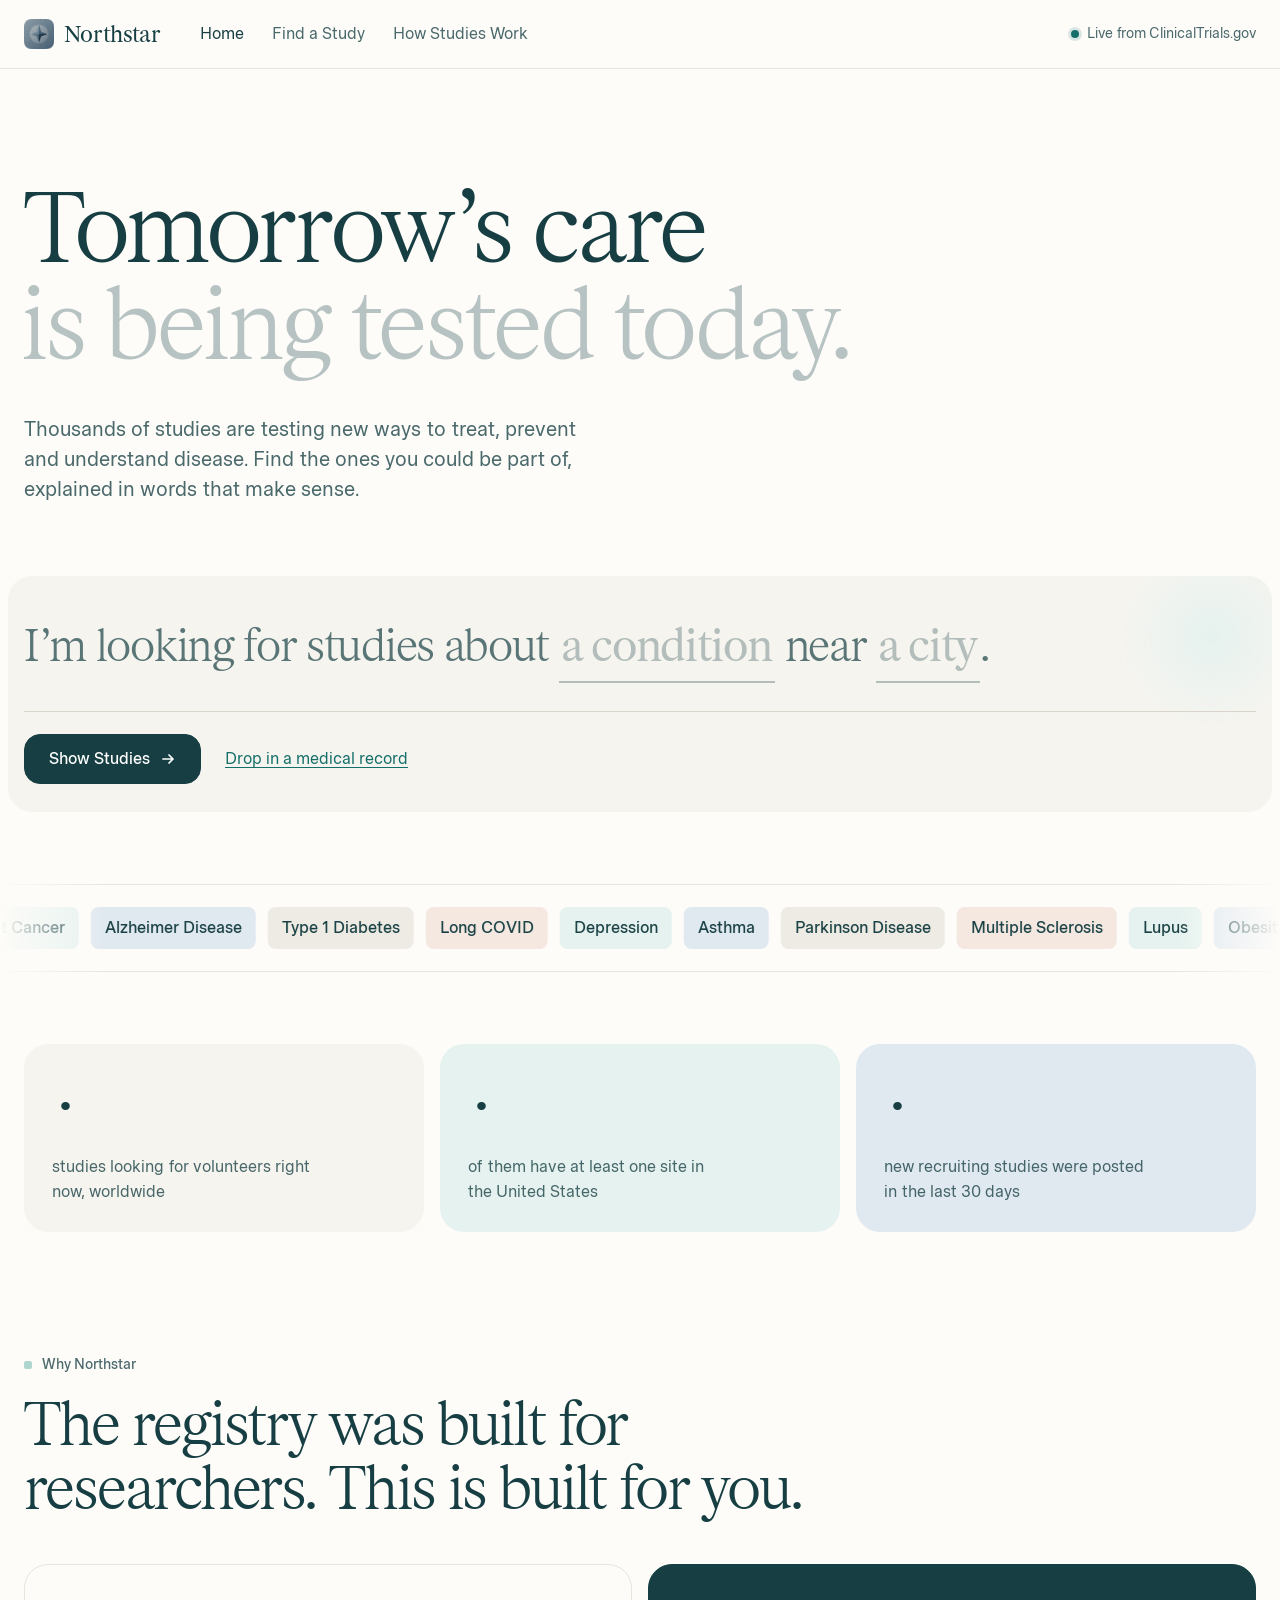
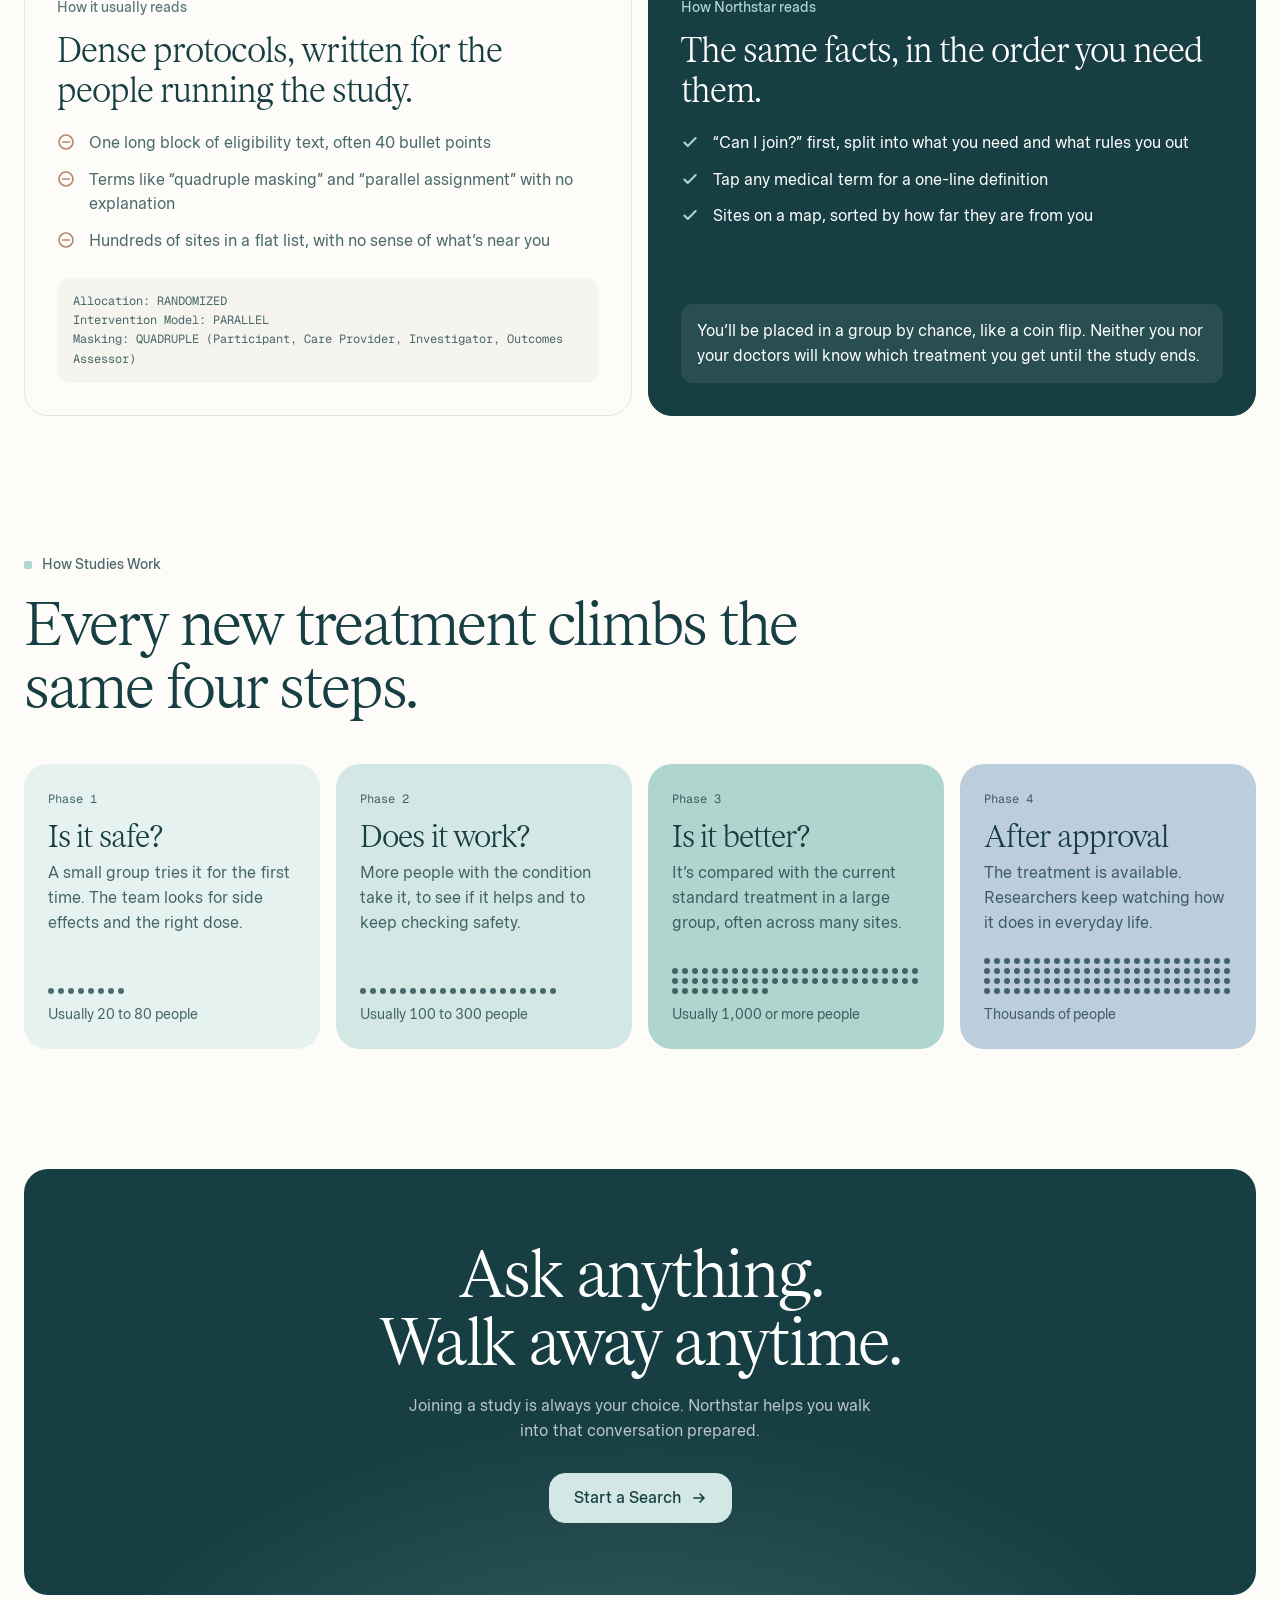
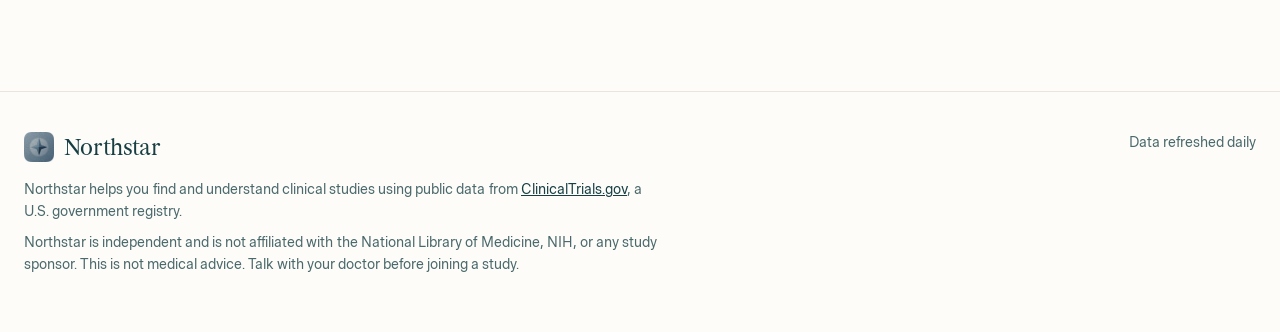
<file: index.html>
<!DOCTYPE html>
<html lang="en">
<head>
<meta charset="UTF-8">
<meta name="viewport" content="width=device-width, initial-scale=1">
<title>Northstar · Find a Clinical Study You Could Be Part Of</title>
<meta name="description" content="Search every recruiting clinical study on ClinicalTrials.gov, explained in plain words.">
<link rel="icon" type="image/x-icon" href="favicon.ico">
<link rel="icon" type="image/svg+xml" sizes="any" href="assets/icon.svg">
<link rel="apple-touch-icon" href="assets/apple-touch-icon.png">
<link rel="preconnect" href="https://fonts.googleapis.com">
<link rel="preconnect" href="https://fonts.gstatic.com" crossorigin>
<link href="https://fonts.googleapis.com/css2?family=Geist+Mono:wght@400;500&display=swap" rel="stylesheet">
<link rel="stylesheet" href="assets/styles.css">
</head>
<body>

<main>
  <!-- ============ Hero ============ -->
  <section class="hero">
    <div class="wrap">
      <h1 class="display rise" style="--at:.12s">Tomorrow’s care<br><span class="soft">is being tested today.</span></h1>
      <p class="hero-lede rise" style="--at:.2s">Thousands of studies are testing new ways to treat, prevent and understand disease. Find the ones you could be part of, explained in words that make sense.</p>

      <form class="sentence rise" style="--at:.3s" id="search" autocomplete="off">
        <p class="sentence-line">
          I’m looking for studies about
          <span class="slot slot-cond combo"><label class="sr-only" for="cond">Condition</label><input id="cond" name="cond" placeholder="a condition"></span>
          near
          <span class="nobr"><span class="slot slot-loc combo"><label class="sr-only" for="loc">Location</label><input id="loc" name="loc" placeholder="a city"></span>.</span>
        </p>
        <div class="sentence-foot" style="justify-content:flex-start;column-gap:24px">
          <button class="btn" type="submit">Show Studies <span data-icon="arrow"></span></button>
          <a href="record.html" style="color:var(--link);text-decoration:underline;text-underline-offset:.2em">Drop in a medical record</a>
        </div>
      </form>
    </div>
  </section>

  <!-- ============ Live topics marquee ============ -->
  <div class="marquee" aria-label="Popular searches">
    <div class="marquee-track" id="topics"></div>
  </div>

  <!-- ============ Live stats ============ -->
  <section class="stats">
    <div class="wrap stats-grid">
      <div class="stat"><div class="n" id="statAll">·</div><div class="l">studies looking for volunteers right now, worldwide</div></div>
      <div class="stat"><div class="n" id="statUS">·</div><div class="l">of them have at least one site in the United States</div></div>
      <div class="stat"><div class="n" id="statNew">·</div><div class="l">new recruiting studies were posted in the last 30 days</div></div>
    </div>
  </section>

  <!-- ============ Before / after ============ -->
  <section class="pairs">
    <div class="wrap">
      <div class="section-kicker">Why Northstar</div>
      <h2 class="section-title display">The registry was built for researchers. This is built for you.</h2>
      <div class="pair-grid">
        <div class="pair before">
          <div class="lbl">How it usually reads</div>
          <h3>Dense protocols, written for the people running the study.</h3>
          <ul>
            <li><span data-icon="minus"></span><span>One long block of eligibility text, often 40 bullet points</span></li>
            <li><span data-icon="minus"></span><span>Terms like “quadruple masking” and “parallel assignment” with no explanation</span></li>
            <li><span data-icon="minus"></span><span>Hundreds of sites in a flat list, with no sense of what’s near you</span></li>
          </ul>
          <div class="mono-ex">Allocation: RANDOMIZED<br>Intervention Model: PARALLEL<br>Masking: QUADRUPLE (Participant, Care Provider, Investigator, Outcomes Assessor)</div>
        </div>
        <div class="pair after">
          <div class="lbl">How Northstar reads</div>
          <h3>The same facts, in the order you need them.</h3>
          <ul>
            <li><span data-icon="check"></span><span>“Can I join?” first, split into what you need and what rules you out</span></li>
            <li><span data-icon="check"></span><span>Tap any medical term for a one-line definition</span></li>
            <li><span data-icon="check"></span><span>Sites on a map, sorted by how far they are from you</span></li>
          </ul>
          <div class="mono-ex">You’ll be placed in a group by chance, like a coin flip. Neither you nor your doctors will know which treatment you get until the study ends.</div>
        </div>
      </div>
    </div>
  </section>

  <!-- ============ Phases ============ -->
  <section class="phases" id="phases">
    <div class="wrap">
      <div class="section-kicker">How Studies Work</div>
      <h2 class="section-title display">Every new treatment climbs the same four steps.</h2>
      <div class="phase-track">
        <div class="phase"><div class="phase-num">Phase 1</div><h3>Is it safe?</h3><p>A small group tries it for the first time. The team looks for side effects and the right dose.</p><div class="phase-people" data-n="8"></div><div class="phase-size">Usually 20 to 80 people</div></div>
        <div class="phase"><div class="phase-num">Phase 2</div><h3>Does it work?</h3><p>More people with the condition take it, to see if it helps and to keep checking safety.</p><div class="phase-people" data-n="20"></div><div class="phase-size">Usually 100 to 300 people</div></div>
        <div class="phase"><div class="phase-num">Phase 3</div><h3>Is it better?</h3><p>It’s compared with the current standard treatment in a large group, often across many sites.</p><div class="phase-people" data-n="60"></div><div class="phase-size">Usually 1,000 or more people</div></div>
        <div class="phase"><div class="phase-num">Phase 4</div><h3>After approval</h3><p>The treatment is available. Researchers keep watching how it does in everyday life.</p><div class="phase-people" data-n="100"></div><div class="phase-size">Thousands of people</div></div>
      </div>
    </div>
  </section>

  <!-- ============ Closing ============ -->
  <section class="closing">
    <div class="wrap">
      <div class="closing-card">
        <h2 class="display">Ask anything.<br>Walk away anytime.</h2>
        <p>Joining a study is always your choice. Northstar helps you walk into that conversation prepared.</p>
        <a class="btn btn-mint" href="#search" id="closingCta">Start a Search <span data-icon="arrow"></span></a>
      </div>
    </div>
  </section>
</main>

<script src="assets/app.js?v=footer-2"></script>
<script>
  $$('[data-icon]').forEach(el => { el.outerHTML = I[el.dataset.icon]; });

  mountChrome('home');

  const saved = loadSearch();
  const state = {
    cond: '', // always start blank; only location carries over
    loc: saved.loc ?? '',
    lat: saved.lat === '' || saved.lat == null ? null : +saved.lat,
    lon: saved.lon === '' || saved.lon == null ? null : +saved.lon,
  };

  const condEl = $('#cond'), locEl = $('#loc');
  condEl.value = state.cond;
  locEl.value = state.loc;
  const fitCond = autosize(condEl, 11);
  const fitLoc = autosize(locEl, 7);

  autocomplete(condEl, {
    fetch: suggestConditions,
    render: renderCondition,
    pick: g => { condEl.value = g.label; fitCond(); },
  });
  autocomplete(locEl, {
    fetch: geocode,
    render: r => esc(r.label),
    minChars: 2,
    pick: r => { locEl.value = r.label; state.loc = r.label; state.lat = r.lat; state.lon = r.lon; fitLoc(); },
  });
  locEl.addEventListener('input', () => { state.lat = state.lon = null; });


  $('#search').addEventListener('submit', async e => {
    e.preventDefault();
    const cond = condEl.value.trim();
    if (!cond) { condEl.focus(); toast('Tell us a condition to start.'); return; }
    let { lat, lon } = state;
    const loc = locEl.value.trim();
    if (loc && (lat == null || lon == null)) {
      const [hit] = await geocode(loc);
      if (hit) { lat = hit.lat; lon = hit.lon; }
      else toast('We couldn’t find that place, so we’re showing studies across the US.');
    }
    // Start wide: every US study, nearest sites marked. Narrow by distance on the results page.
    const s = { cond, loc: lat != null ? loc : '', lat: lat ?? '', lon: lon ?? '', dist: 'us' };
    saveSearch(s);
    location.href = searchToUrl(s);
  });

  $('#closingCta').addEventListener('click', e => {
    e.preventDefault();
    scrollTo({ top: 0, behavior: 'smooth' });
    setTimeout(() => condEl.focus({ preventScroll: true }), 400);
  });

  // Phase dots
  $$('.phase-people').forEach(el => { el.innerHTML = '<i></i>'.repeat(+el.dataset.n); });

  // Live topic counts
  const TOPICS = ['Breast Cancer', 'Alzheimer Disease', 'Type 1 Diabetes', 'Long COVID', 'Depression', 'Asthma', 'Parkinson Disease',
    'Multiple Sclerosis', 'Lupus', 'Obesity', 'Prostate Cancer', 'Migraine', 'Crohn Disease', 'Sickle Cell Disease', 'ALS', 'Autism'];
  (async () => {
    const counts = await Promise.all(TOPICS.map(t =>
      api('/studies', { 'query.cond': condQuery(t), 'filter.overallStatus': 'RECRUITING', countTotal: 'true', pageSize: '1', fields: 'NCTId' })
        .then(d => d.totalCount).catch(() => null)));
    const html = TOPICS.map((t, i) => {
      const s = { ...state, cond: t };
      return `<a class="tag" href="${esc(searchToUrl(s))}">${esc(t)}${counts[i] != null ? ` <b>${fmtNum(counts[i])}</b>` : ''}</a>`;
    }).join('');
    $('#topics').innerHTML = html + html.replace(/<a /g, '<a aria-hidden="true" tabindex="-1" ');
    drift($('#topics'));
  })();

  // Drift the topic strip with rAF, not a CSS animation. Pausing a CSS animation on hover snaps it
  // to a slightly different spot in WebKit, which reads as a jerk; this eases to a stop and back.
  function drift(track) {
    if (matchMedia('(prefers-reduced-motion: reduce)').matches) return;
    const strip = track.parentElement;
    const cruise = () => track.scrollWidth / 2 / 60; // one loop a minute, same pace as before
    let x = 0, v = cruise(), target = v, last = performance.now();
    const slow = () => { target = 0; }, go = () => { target = cruise(); };
    strip.addEventListener('mouseenter', slow);
    strip.addEventListener('mouseleave', go);
    strip.addEventListener('focusin', slow);
    strip.addEventListener('focusout', go);
    requestAnimationFrame(function step(now) {
      const dt = Math.min(0.05, (now - last) / 1000);
      last = now;
      v += (target - v) * Math.min(1, dt * 5); // ease toward the target speed over about half a second
      x -= v * dt;
      const half = track.scrollWidth / 2;
      if (half && -x >= half) x += half;
      track.style.transform = `translate3d(${x}px, 0, 0)`;
      requestAnimationFrame(step);
    });
  }

  // Live stats, counted up
  function countUp(el, n) {
    const start = performance.now(), dur = 1100;
    const step = t => {
      const p = Math.min(1, (t - start) / dur), e = 1 - Math.pow(1 - p, 3);
      el.textContent = fmtNum(Math.round(n * e));
      if (p < 1) requestAnimationFrame(step);
    };
    requestAnimationFrame(step);
    setTimeout(() => { el.textContent = fmtNum(n); }, dur + 150); // lands even if rAF is throttled (background tab)
  }
  const monthAgo = new Date(Date.now() - 30 * 864e5).toISOString().slice(0, 10);
  const base = { 'filter.overallStatus': 'RECRUITING', countTotal: 'true', pageSize: '1', fields: 'NCTId' };
  api('/studies', base).then(d => countUp($('#statAll'), d.totalCount)).catch(() => { $('#statAll').textContent = '·'; });
  api('/studies', { ...base, 'query.locn': 'United States' }).then(d => countUp($('#statUS'), d.totalCount)).catch(() => {});
  api('/studies', { ...base, 'filter.advanced': `AREA[StudyFirstPostDate]RANGE[${monthAgo},MAX]` }).then(d => countUp($('#statNew'), d.totalCount)).catch(() => {});
</script>
</body>
</html>
</file>
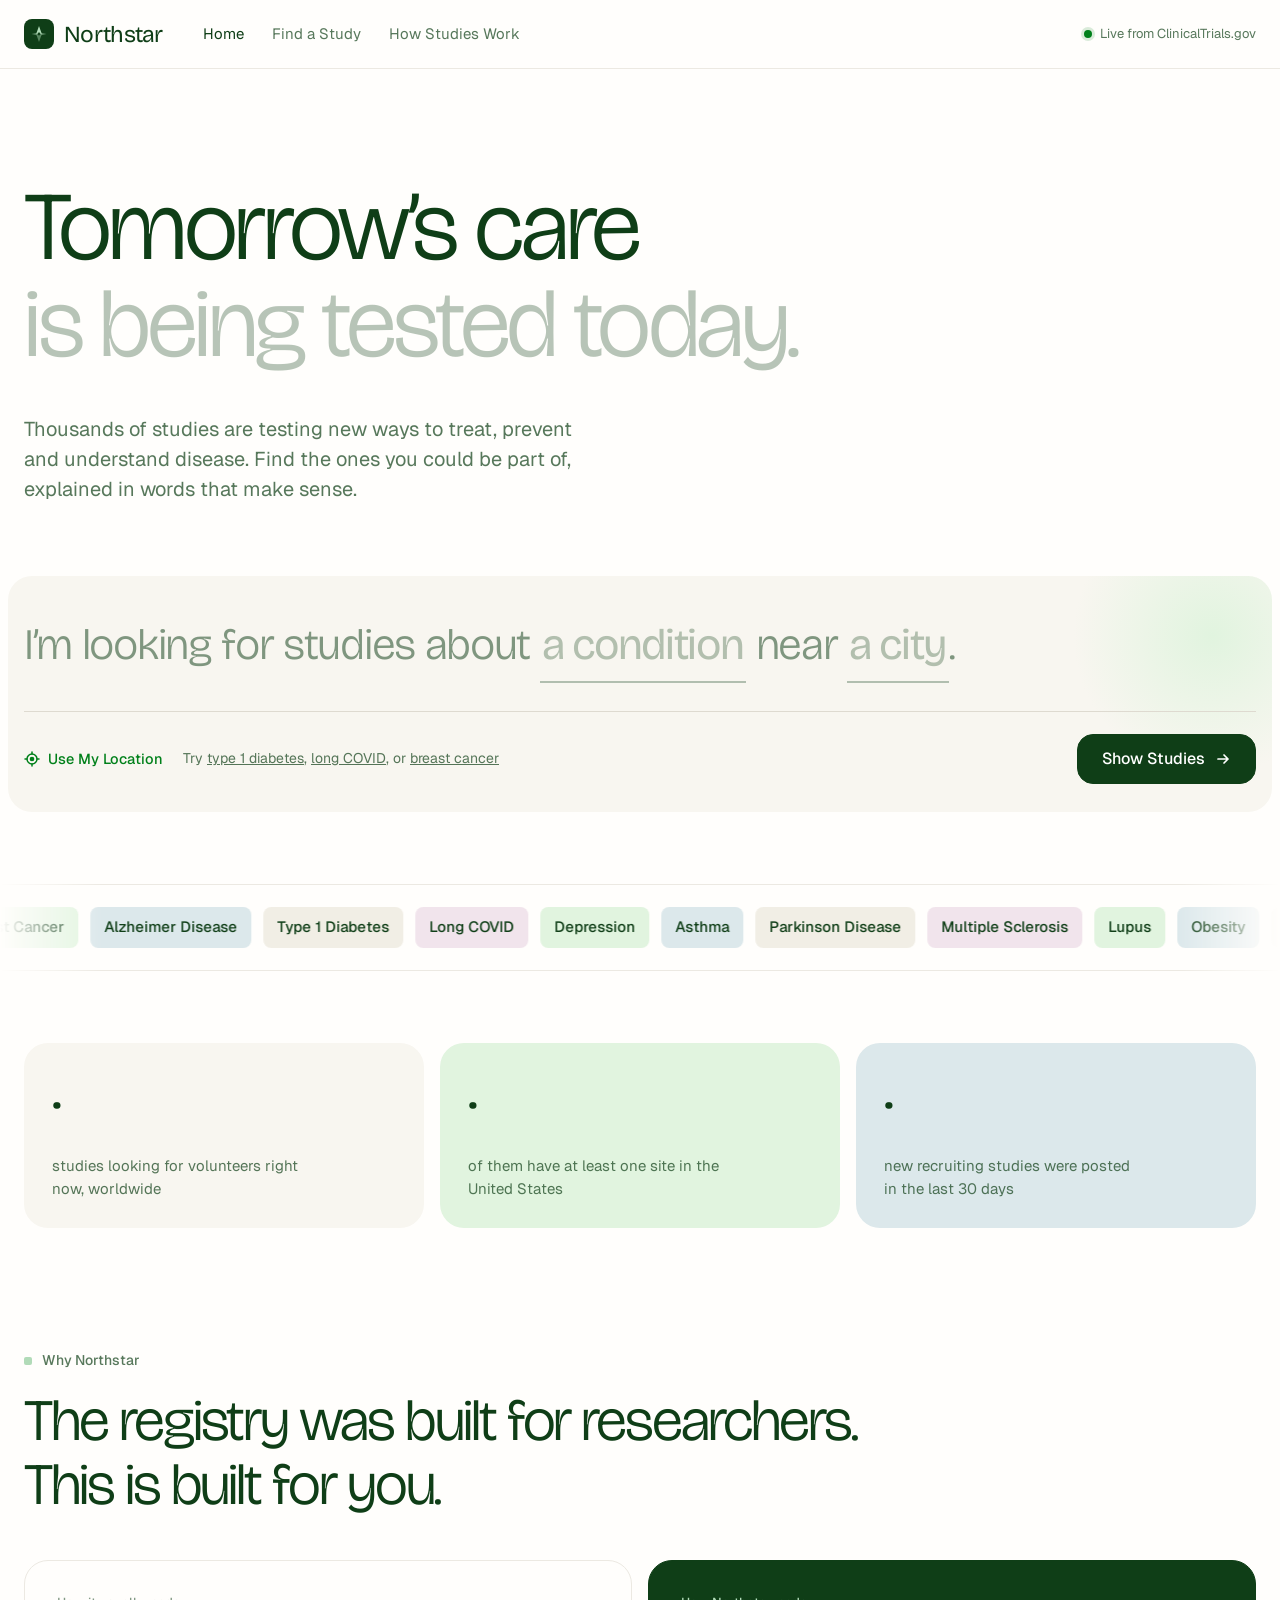
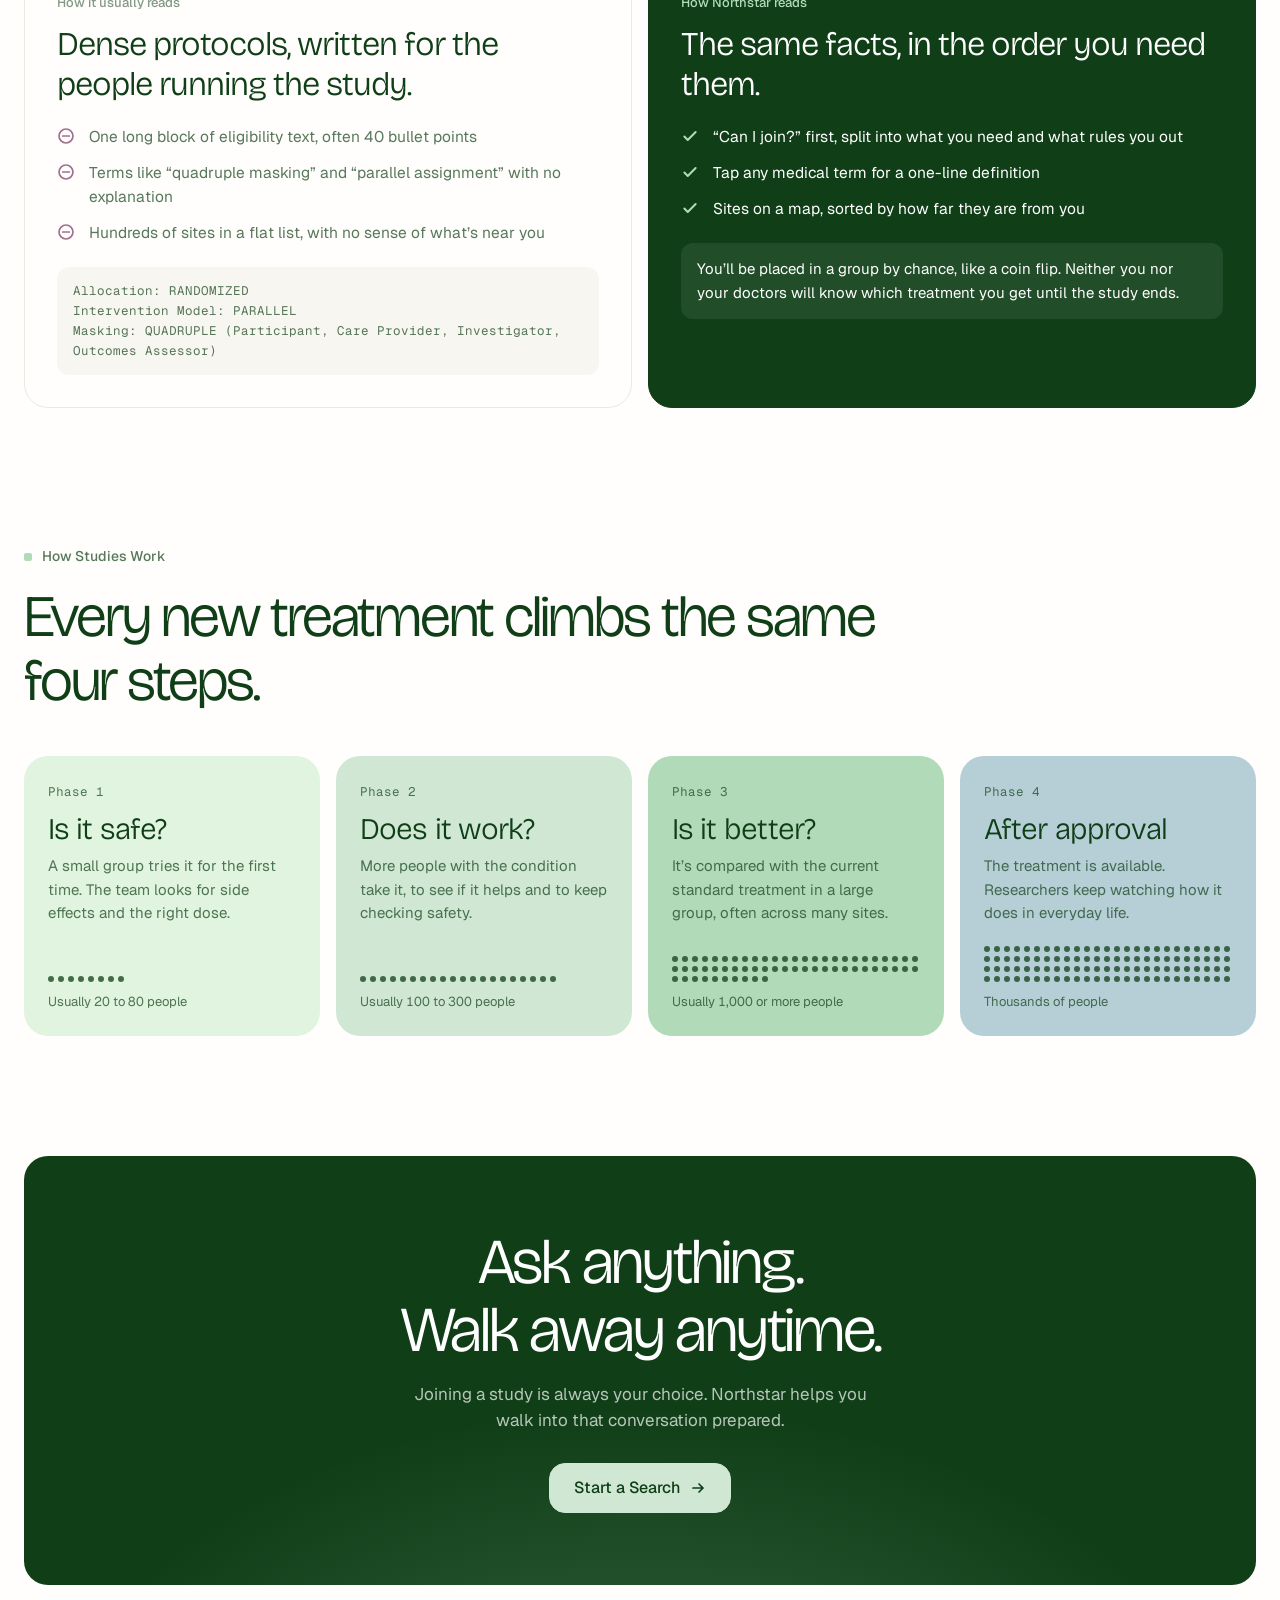
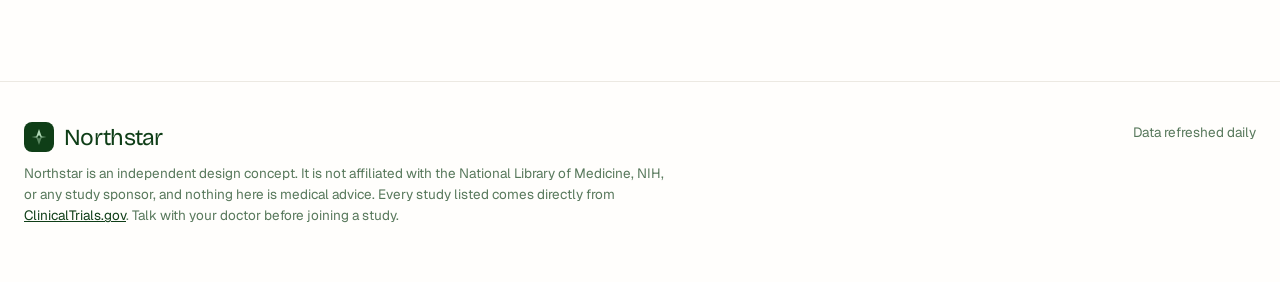
<file: _archive/forest-bricolage/index.html>
<!DOCTYPE html>
<html lang="en">
<head>
<meta charset="UTF-8">
<meta name="viewport" content="width=device-width, initial-scale=1">
<title>Northstar · Find a Clinical Study You Could Be Part Of</title>
<link rel="icon" href="data:image/svg+xml,%3Csvg%20xmlns%3D%22http%3A//www.w3.org/2000/svg%22%20viewBox%3D%220%200%2032%2032%22%3E%3Crect%20width%3D%2232%22%20height%3D%2232%22%20rx%3D%228%22%20fill%3D%22%230F3E17%22/%3E%3Cg%20transform%3D%22translate%284%204%29%22%20color%3D%22%23B1DBB8%22%3E%3Cpath%20d%3D%22M12%202.5%2015.4%2012H8.6zM13.7%2012a1.7%201.7%200%200%200-3.4%200z%22%20fill%3D%22currentColor%22%20fill-rule%3D%22evenodd%22/%3E%3Cpath%20d%3D%22M8.6%2012h6.8L12%2021.5zM10.3%2012a1.7%201.7%200%200%200%203.4%200z%22%20fill%3D%22currentColor%22%20fill-rule%3D%22evenodd%22%20opacity%3D%22.45%22/%3E%3C/g%3E%3C/svg%3E">
<meta name="description" content="Search every recruiting clinical study on ClinicalTrials.gov, explained in plain words.">
<link rel="preconnect" href="https://fonts.googleapis.com">
<link rel="preconnect" href="https://fonts.gstatic.com" crossorigin>
<link href="https://fonts.googleapis.com/css2?family=Bricolage+Grotesque:opsz,wght@12..96,200..600&family=Geist:wght@400;500;600&family=Geist+Mono:wght@400;500&display=swap" rel="stylesheet">
<link rel="stylesheet" href="assets/styles.css">
</head>
<body>

<main>
  <!-- ============ Hero ============ -->
  <section class="hero">
    <div class="wrap">
      <h1 class="display rise" style="--at:.12s">Tomorrow’s care<br><span class="soft">is being tested today.</span></h1>
      <p class="hero-lede rise" style="--at:.2s">Thousands of studies are testing new ways to treat, prevent and understand disease. Find the ones you could be part of, explained in words that make sense.</p>

      <form class="sentence rise" style="--at:.3s" id="search" autocomplete="off">
        <p class="sentence-line">
          I’m looking for studies about
          <span class="slot slot-cond combo"><label class="sr-only" for="cond">Condition</label><input id="cond" name="cond" placeholder="a condition"></span>
          near
          <span class="slot slot-loc combo"><label class="sr-only" for="loc">Location</label><input id="loc" name="loc" placeholder="a city"></span>.
        </p>
        <div class="sentence-foot">
          <div class="hint">
            <button type="button" class="locate" id="locate"></button>
            <span>Try <a href="#" data-try="Type 1 Diabetes">type 1 diabetes</a>, <a href="#" data-try="Long COVID">long COVID</a>, or <a href="#" data-try="Breast Cancer">breast cancer</a></span>
          </div>
          <button class="btn" type="submit">Show Studies <span data-icon="arrow"></span></button>
        </div>
      </form>
    </div>
  </section>

  <!-- ============ Live topics marquee ============ -->
  <div class="marquee" aria-label="Popular searches">
    <div class="marquee-track" id="topics"></div>
  </div>

  <!-- ============ Live stats ============ -->
  <section class="stats">
    <div class="wrap stats-grid">
      <div class="stat"><div class="n" id="statAll">·</div><div class="l">studies looking for volunteers right now, worldwide</div></div>
      <div class="stat"><div class="n" id="statUS">·</div><div class="l">of them have at least one site in the United States</div></div>
      <div class="stat"><div class="n" id="statNew">·</div><div class="l">new recruiting studies were posted in the last 30 days</div></div>
    </div>
  </section>

  <!-- ============ Before / after ============ -->
  <section class="pairs">
    <div class="wrap">
      <div class="section-kicker">Why Northstar</div>
      <h2 class="section-title display">The registry was built for researchers. This is built for you.</h2>
      <div class="pair-grid">
        <div class="pair before">
          <div class="lbl">How it usually reads</div>
          <h3>Dense protocols, written for the people running the study.</h3>
          <ul>
            <li><span data-icon="minus"></span><span>One long block of eligibility text, often 40 bullet points</span></li>
            <li><span data-icon="minus"></span><span>Terms like “quadruple masking” and “parallel assignment” with no explanation</span></li>
            <li><span data-icon="minus"></span><span>Hundreds of sites in a flat list, with no sense of what’s near you</span></li>
          </ul>
          <div class="mono-ex">Allocation: RANDOMIZED<br>Intervention Model: PARALLEL<br>Masking: QUADRUPLE (Participant, Care Provider, Investigator, Outcomes Assessor)</div>
        </div>
        <div class="pair after">
          <div class="lbl">How Northstar reads</div>
          <h3>The same facts, in the order you need them.</h3>
          <ul>
            <li><span data-icon="check"></span><span>“Can I join?” first, split into what you need and what rules you out</span></li>
            <li><span data-icon="check"></span><span>Tap any medical term for a one-line definition</span></li>
            <li><span data-icon="check"></span><span>Sites on a map, sorted by how far they are from you</span></li>
          </ul>
          <div class="mono-ex">You’ll be placed in a group by chance, like a coin flip. Neither you nor your doctors will know which treatment you get until the study ends.</div>
        </div>
      </div>
    </div>
  </section>

  <!-- ============ Phases ============ -->
  <section class="phases" id="phases">
    <div class="wrap">
      <div class="section-kicker">How Studies Work</div>
      <h2 class="section-title display">Every new treatment climbs the same four steps.</h2>
      <div class="phase-track">
        <div class="phase"><div class="phase-num">Phase 1</div><h3>Is it safe?</h3><p>A small group tries it for the first time. The team looks for side effects and the right dose.</p><div class="phase-people" data-n="8"></div><div class="phase-size">Usually 20 to 80 people</div></div>
        <div class="phase"><div class="phase-num">Phase 2</div><h3>Does it work?</h3><p>More people with the condition take it, to see if it helps and to keep checking safety.</p><div class="phase-people" data-n="20"></div><div class="phase-size">Usually 100 to 300 people</div></div>
        <div class="phase"><div class="phase-num">Phase 3</div><h3>Is it better?</h3><p>It’s compared with the current standard treatment in a large group, often across many sites.</p><div class="phase-people" data-n="60"></div><div class="phase-size">Usually 1,000 or more people</div></div>
        <div class="phase"><div class="phase-num">Phase 4</div><h3>After approval</h3><p>The treatment is available. Researchers keep watching how it does in everyday life.</p><div class="phase-people" data-n="100"></div><div class="phase-size">Thousands of people</div></div>
      </div>
    </div>
  </section>

  <!-- ============ Closing ============ -->
  <section class="closing">
    <div class="wrap">
      <div class="closing-card">
        <h2 class="display">Ask anything.<br>Walk away anytime.</h2>
        <p>Joining a study is always your choice. Northstar helps you walk into that conversation prepared.</p>
        <a class="btn btn-mint" href="#search" id="closingCta">Start a Search <span data-icon="arrow"></span></a>
      </div>
    </div>
  </section>
</main>

<script src="assets/app.js"></script>
<script>
  $$('[data-icon]').forEach(el => { el.outerHTML = I[el.dataset.icon]; });

  mountChrome('home');

  const saved = loadSearch();
  const state = {
    cond: '', // always start blank; only location carries over
    loc: saved.loc ?? '',
    lat: saved.lat === '' || saved.lat == null ? null : +saved.lat,
    lon: saved.lon === '' || saved.lon == null ? null : +saved.lon,
  };

  const condEl = $('#cond'), locEl = $('#loc');
  condEl.value = state.cond;
  locEl.value = state.loc;
  const fitCond = autosize(condEl, 11);
  const fitLoc = autosize(locEl, 7);

  autocomplete(condEl, {
    fetch: suggestConditions,
    pick: v => { condEl.value = v; fitCond(); },
  });
  autocomplete(locEl, {
    fetch: geocode,
    render: r => esc(r.label),
    minChars: 2,
    pick: r => { locEl.value = r.label; state.loc = r.label; state.lat = r.lat; state.lon = r.lon; fitLoc(); },
  });
  locEl.addEventListener('input', () => { state.lat = state.lon = null; });


  const locBtn = $('#locate');
  locBtn.innerHTML = `${I.locate}<span>Use My Location</span>`;
  locBtn.addEventListener('click', async () => {
    locBtn.lastChild.textContent = 'Finding You…';
    try {
      const r = await locateMe();
      Object.assign(state, { loc: r.label, lat: r.lat, lon: r.lon });
      locEl.value = r.label; fitLoc();
      locBtn.lastChild.textContent = 'Using Your Location';
    } catch (err) {
      toast(err.message);
      locBtn.lastChild.textContent = 'Use My Location';
    }
  });

  $$('[data-try]').forEach(a => a.addEventListener('click', e => {
    e.preventDefault();
    condEl.value = a.dataset.try; fitCond(); condEl.focus();
  }));

  $('#search').addEventListener('submit', async e => {
    e.preventDefault();
    const cond = condEl.value.trim();
    if (!cond) { condEl.focus(); toast('Tell us a condition to start.'); return; }
    let { lat, lon } = state;
    const loc = locEl.value.trim();
    if (loc && (lat == null || lon == null)) {
      const [hit] = await geocode(loc);
      if (hit) { lat = hit.lat; lon = hit.lon; }
      else toast('We couldn’t find that place, so we’re showing studies across the US.');
    }
    // Start wide: every US study, nearest sites marked. Narrow by distance on the results page.
    const s = { cond, loc: lat != null ? loc : '', lat: lat ?? '', lon: lon ?? '', dist: 'us' };
    saveSearch(s);
    location.href = searchToUrl(s);
  });

  $('#closingCta').addEventListener('click', e => {
    e.preventDefault();
    scrollTo({ top: 0, behavior: 'smooth' });
    setTimeout(() => condEl.focus({ preventScroll: true }), 400);
  });

  // Phase dots
  $$('.phase-people').forEach(el => { el.innerHTML = '<i></i>'.repeat(+el.dataset.n); });

  // Live topic counts
  const TOPICS = ['Breast Cancer', 'Alzheimer Disease', 'Type 1 Diabetes', 'Long COVID', 'Depression', 'Asthma', 'Parkinson Disease',
    'Multiple Sclerosis', 'Lupus', 'Obesity', 'Prostate Cancer', 'Migraine', 'Crohn Disease', 'Sickle Cell Disease', 'ALS', 'Autism'];
  (async () => {
    const counts = await Promise.all(TOPICS.map(t =>
      api('/studies', { 'query.cond': condQuery(t), 'filter.overallStatus': 'RECRUITING', countTotal: 'true', pageSize: '1', fields: 'NCTId' })
        .then(d => d.totalCount).catch(() => null)));
    const html = TOPICS.map((t, i) => {
      const s = { ...state, cond: t };
      return `<a class="tag" href="${esc(searchToUrl(s))}">${esc(t)}${counts[i] != null ? ` <b>${fmtNum(counts[i])}</b>` : ''}</a>`;
    }).join('');
    $('#topics').innerHTML = html + html.replace(/<a /g, '<a aria-hidden="true" tabindex="-1" ');
    drift($('#topics'));
  })();

  // Drift the topic strip with rAF, not a CSS animation. Pausing a CSS animation on hover snaps it
  // to a slightly different spot in WebKit, which reads as a jerk; this eases to a stop and back.
  function drift(track) {
    if (matchMedia('(prefers-reduced-motion: reduce)').matches) return;
    const strip = track.parentElement;
    const cruise = () => track.scrollWidth / 2 / 60; // one loop a minute, same pace as before
    let x = 0, v = cruise(), target = v, last = performance.now();
    const slow = () => { target = 0; }, go = () => { target = cruise(); };
    strip.addEventListener('mouseenter', slow);
    strip.addEventListener('mouseleave', go);
    strip.addEventListener('focusin', slow);
    strip.addEventListener('focusout', go);
    requestAnimationFrame(function step(now) {
      const dt = Math.min(0.05, (now - last) / 1000);
      last = now;
      v += (target - v) * Math.min(1, dt * 5); // ease toward the target speed over about half a second
      x -= v * dt;
      const half = track.scrollWidth / 2;
      if (half && -x >= half) x += half;
      track.style.transform = `translate3d(${x}px, 0, 0)`;
      requestAnimationFrame(step);
    });
  }

  // Live stats, counted up
  function countUp(el, n) {
    const start = performance.now(), dur = 1100;
    const step = t => {
      const p = Math.min(1, (t - start) / dur), e = 1 - Math.pow(1 - p, 3);
      el.textContent = fmtNum(Math.round(n * e));
      if (p < 1) requestAnimationFrame(step);
    };
    requestAnimationFrame(step);
    setTimeout(() => { el.textContent = fmtNum(n); }, dur + 150); // lands even if rAF is throttled (background tab)
  }
  const monthAgo = new Date(Date.now() - 30 * 864e5).toISOString().slice(0, 10);
  const base = { 'filter.overallStatus': 'RECRUITING', countTotal: 'true', pageSize: '1', fields: 'NCTId' };
  api('/studies', base).then(d => countUp($('#statAll'), d.totalCount)).catch(() => { $('#statAll').textContent = '·'; });
  api('/studies', { ...base, 'query.locn': 'United States' }).then(d => countUp($('#statUS'), d.totalCount)).catch(() => {});
  api('/studies', { ...base, 'filter.advanced': `AREA[StudyFirstPostDate]RANGE[${monthAgo},MAX]` }).then(d => countUp($('#statNew'), d.totalCount)).catch(() => {});
</script>
</body>
</html>
</file>
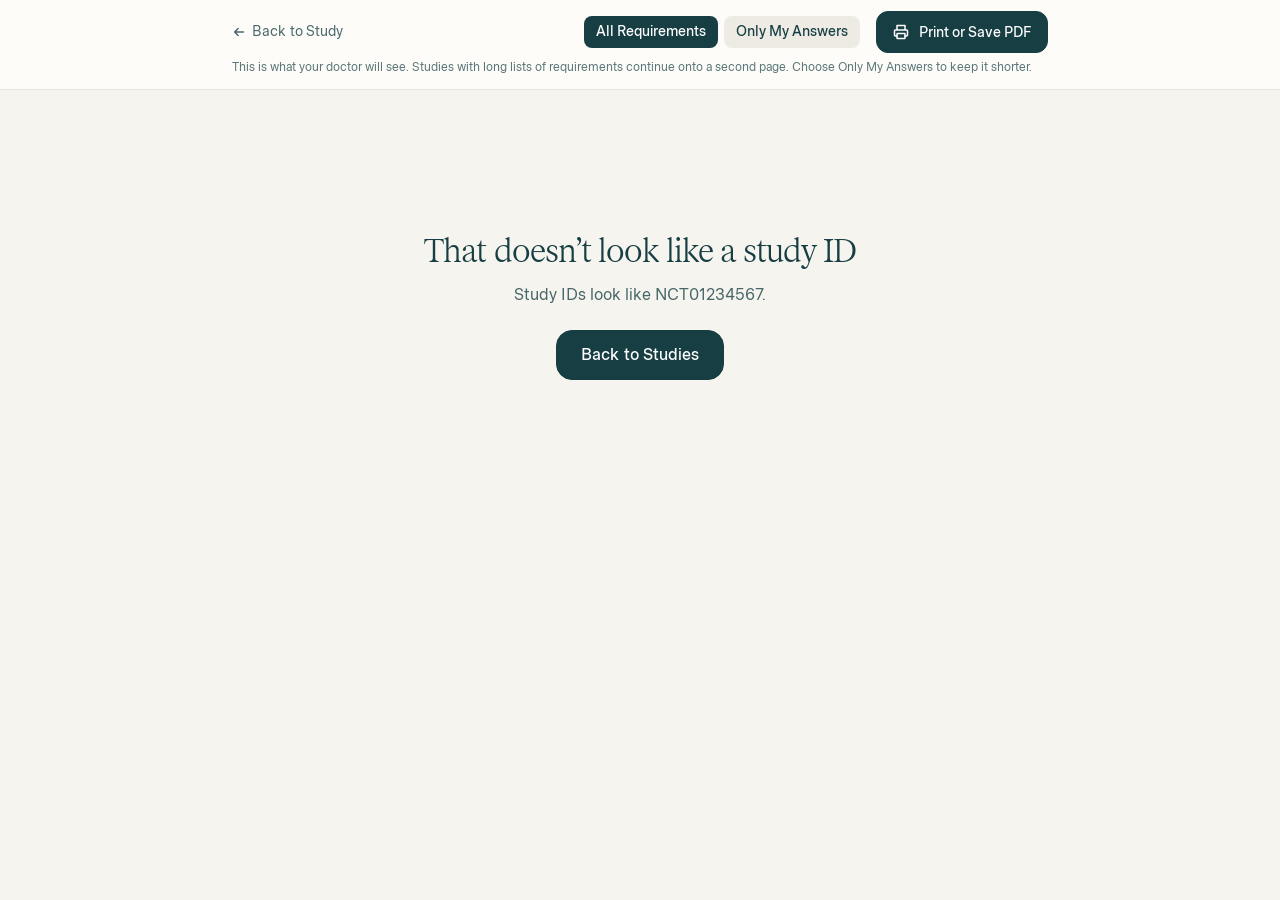
<file: doctor.html>
<!DOCTYPE html>
<html lang="en">
<head>
<meta charset="UTF-8">
<meta name="viewport" content="width=device-width, initial-scale=1">
<title>Northstar · Study Brief</title>
<link rel="icon" type="image/x-icon" href="favicon.ico">
<link rel="icon" type="image/svg+xml" sizes="any" href="assets/icon.svg">
<link rel="apple-touch-icon" href="assets/apple-touch-icon.png">
<link rel="preconnect" href="https://fonts.googleapis.com">
<link rel="preconnect" href="https://fonts.gstatic.com" crossorigin>
<link href="https://fonts.googleapis.com/css2?family=Geist+Mono:wght@400;500&display=swap" rel="stylesheet">
<link rel="stylesheet" href="assets/styles.css">
</head>
<body class="brief-page">

<div class="brief-bar">
  <div class="brief-bar-in">
    <a class="crumb-link" id="backLink" href="study.html">Back to Study</a>
    <div class="brief-bar-mid" id="viewToggle" role="group" aria-label="Which requirements to show">
      <button type="button" class="chip" data-view="all" aria-pressed="true">All Requirements</button>
      <button type="button" class="chip" data-view="answered" aria-pressed="false">Only My Answers</button>
    </div>
    <button type="button" class="btn btn-sm" id="printBtn">Print or Save PDF</button>
  </div>
  <p class="brief-bar-note">This is what your doctor will see. Studies with long lists of requirements continue onto a second page. Choose Only My Answers to keep it shorter.</p>
</div>

<main id="page">
  <div class="loading-page"><div class="brand-mark" data-mark></div>Preparing the summary…</div>
</main>

<script src="assets/app.js?v=footer-2"></script>
<script>
  $('[data-mark]').innerHTML = I.mark;
  $('#backLink').insertAdjacentHTML('afterbegin', I.back);
  $('#printBtn').insertAdjacentHTML('afterbegin', I.print);

  const id = (new URLSearchParams(location.search).get('id') ?? '').toUpperCase().trim();
  $('#backLink').href = `study.html?id=${encodeURIComponent(id)}`;
  const profile = (() => { try { return JSON.parse(localStorage.getItem('northstar:me')) ?? {}; } catch { return {}; } })();

  async function load() {
    if (!/^NCT\d{8}$/.test(id)) return fail('That doesn’t look like a study ID', 'Study IDs look like NCT01234567.');
    let d;
    try { d = await api(`/studies/${id}`); }
    catch (err) { return fail('We couldn’t load this study', `${err.message}. Try again in a moment.`); }
    render(d, await dataVersion());
  }

  function fail(title, body) {
    $('#page').innerHTML = `<div class="wrap" style="padding:80px 0"><div class="state"><h2>${esc(title)}</h2><p>${esc(body)}</p><a class="btn" href="${esc(searchToUrl(loadSearch()))}">Back to Studies</a></div></div>`;
  }

  function render(d, version) {
    document.title = `Northstar Study Brief, ${d.protocolSection.identificationModule.nctId}${profile.name ? `, ${profile.name}` : ''}`;
    const p = d.protocolSection;
    const { answers, needsReview } = checklistAnswersFor(id, parseCriteria(p.eligibilityModule?.eligibilityCriteria), p.statusModule?.lastUpdatePostDateStruct?.date);
    $('#page').innerHTML = buildBrief(d, { answers, needsReview, profile, search: loadSearch(), version });
  }

  $$('#viewToggle .chip').forEach(b => b.addEventListener('click', () => {
    $$('#viewToggle .chip').forEach(x => x.setAttribute('aria-pressed', String(x === b)));
    document.body.classList.toggle('answered-only', b.dataset.view === 'answered');
  }));
  $('#printBtn').addEventListener('click', () => print());

  load();
</script>
</body>
</html>
</file>
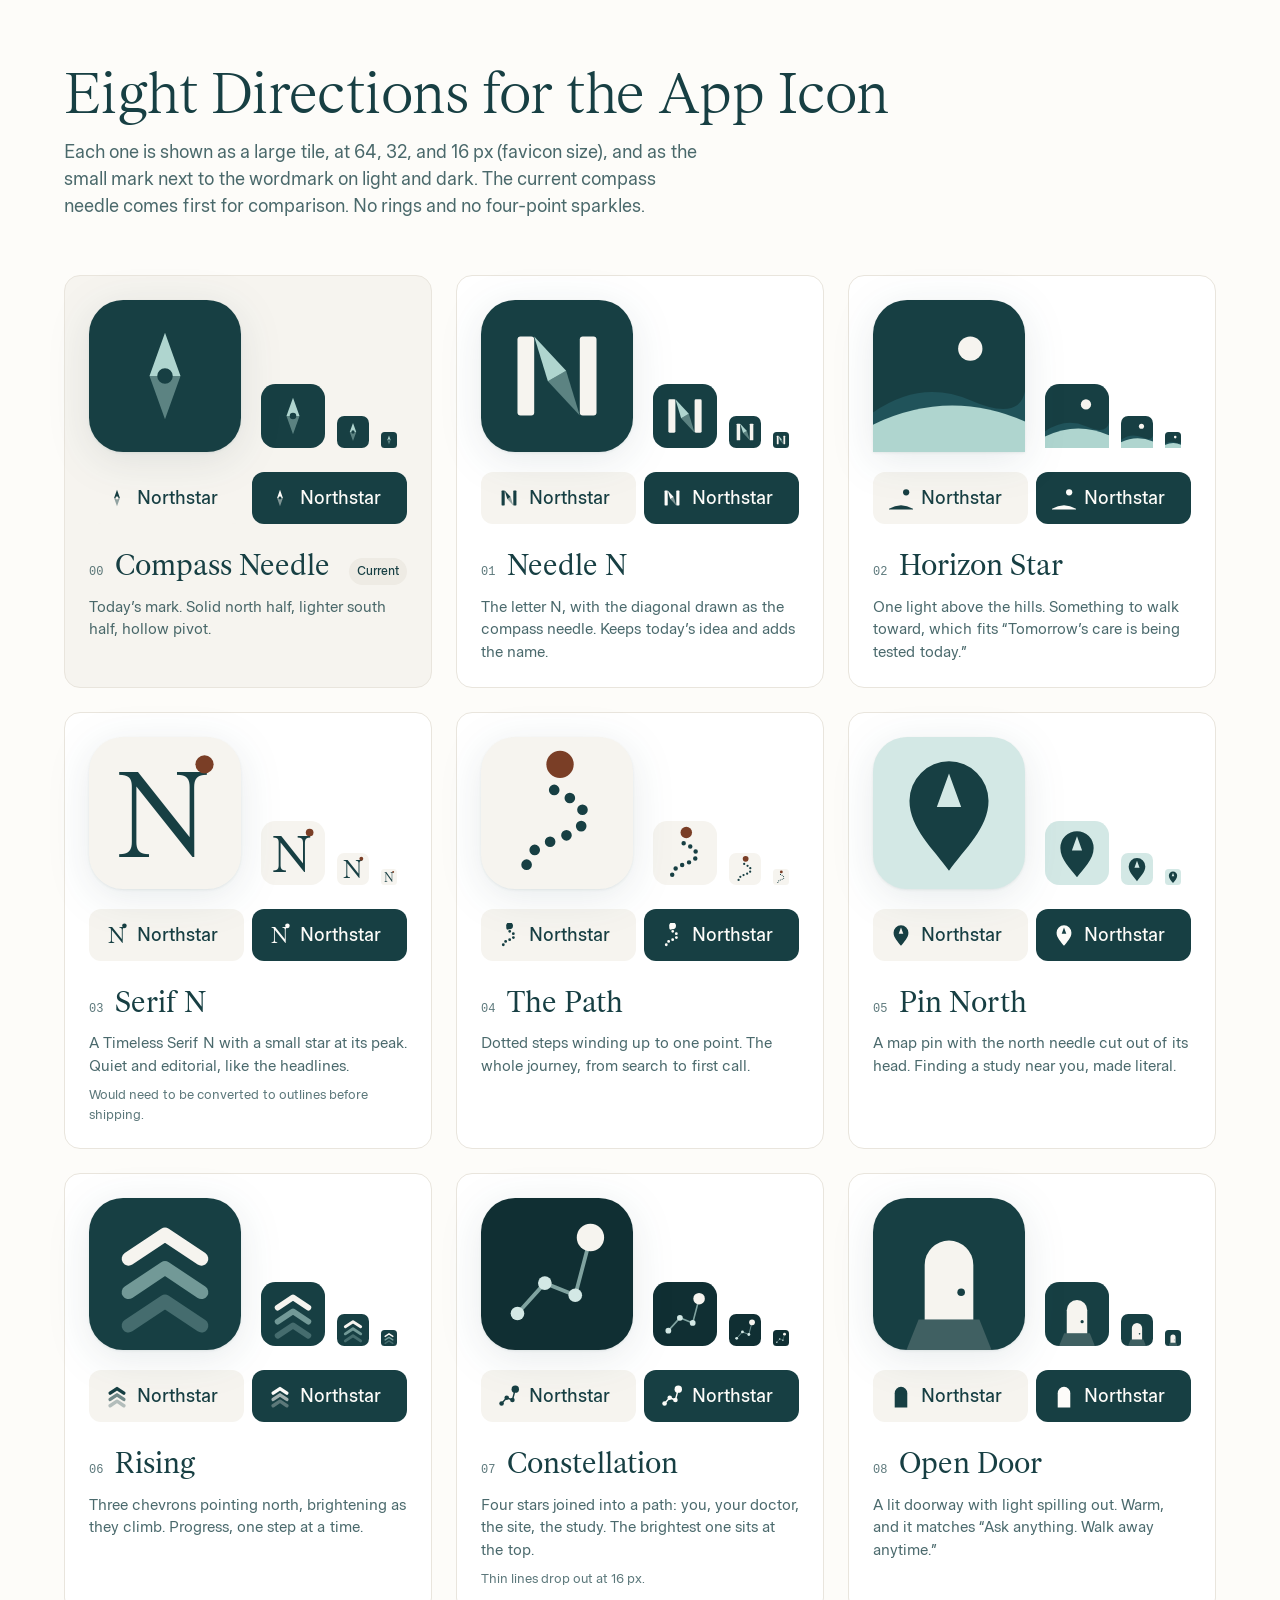
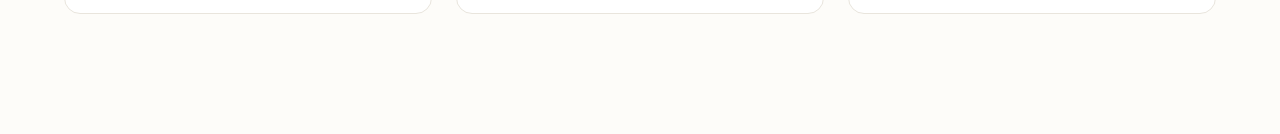
<file: icons.html>
<!doctype html>
<html lang="en">
<head>
<meta charset="utf-8">
<meta name="viewport" content="width=device-width, initial-scale=1">
<title>Northstar · App Icon Exploration</title>
<link rel="stylesheet" href="assets/styles.css">
<style>
  body { background: var(--light); color: var(--forest); font-family: var(--sans); }
  .wrap { max-width: 1240px; margin: 0 auto; padding: 64px 40px 120px; }
  .head h1 { font-family: var(--display); font-weight: 300; font-size: 56px; line-height: 1.04; letter-spacing: -.01em; margin: 0 0 16px; }
  .head p { max-width: 640px; margin: 0; font-size: 18px; line-height: 1.5; color: var(--forest-70); }
  .grid { display: grid; grid-template-columns: repeat(3, 1fr); gap: 24px; margin-top: 56px; }
  @media (max-width: 1000px) { .grid { grid-template-columns: repeat(2, 1fr); } }
  @media (max-width: 640px)  { .grid { grid-template-columns: 1fr; } .wrap { padding: 40px 20px 80px; } }

  .card { background: #fff; border: 1px solid var(--border); border-radius: var(--r); padding: 24px; display: flex; flex-direction: column; gap: 20px; }
  .card.current { background: var(--cream); }
  .stage { display: flex; align-items: flex-end; gap: 20px; }
  .tile { display: block; filter: drop-shadow(0 1px 1px rgba(23,63,67,.08)) drop-shadow(0 8px 20px rgba(23,63,67,.10)); }
  .tile.xl { width: 152px; height: 152px; }
  .sizes { display: flex; align-items: flex-end; gap: 12px; padding-bottom: 4px; }
  .sizes svg { display: block; }
  .sizes .s64 { width: 64px; height: 64px; }
  .sizes .s32 { width: 32px; height: 32px; }
  .sizes .s16 { width: 16px; height: 16px; }

  .lockups { display: flex; gap: 8px; }
  .lockup { flex: 1; display: flex; align-items: center; gap: 8px; padding: 12px 16px; border-radius: var(--r-sm); font-size: 18px; font-weight: 500; letter-spacing: -.01em; }
  .lockup svg { width: 24px; height: 24px; flex: none; }
  .lockup.on-light { background: var(--cream); color: var(--forest); }
  .lockup.on-dark  { background: var(--forest); color: var(--light); }

  .meta { display: flex; flex-direction: column; gap: 8px; }
  .meta .row { display: flex; align-items: baseline; gap: 12px; }
  .meta .num { font-family: var(--mono); font-size: 12px; color: var(--forest-50); }
  .meta h2 { font-family: var(--display); font-weight: 400; font-size: 28px; margin: 0; }
  .meta p { margin: 0; font-size: 15px; line-height: 1.5; color: var(--forest-70); }
  .meta .note { font-size: 13px; color: var(--forest-50); }
  .badge { margin-left: auto; font-size: 12px; font-weight: 500; padding: 4px 8px; border-radius: 999px; background: var(--cream-2); color: var(--forest); }
</style>
</head>
<body>
<main class="wrap">
  <header class="head">
    <h1>Eight Directions for the App Icon</h1>
    <p>Each one is shown as a large tile, at 64, 32, and 16 px (favicon size), and as the small mark next to the wordmark on light and dark. The current compass needle comes first for comparison. No rings and no four-point sparkles.</p>
  </header>
  <section class="grid" id="grid"></section>
</main>

<script>
const C = {
  spruce: '#173F43', deep: '#102F33', glass: '#D3E8E5', sage: '#AFD5CF', mist: '#E6F2EF',
  cream: '#F6F4EF', light: '#FDFCF9', clay: '#F4E8E1', terra: '#7A3E26', mauve: '#B78A72', slate: '#BCCDDC'
};

// Each mark draws in a 100×100 box. `t` is true for the app tile, false for the bare mark beside the wordmark.
// The bare mark uses currentColor so it follows the lockup's text color.
const V = [
  {
    name: 'Compass Needle', current: true,
    why: 'Today’s mark. Solid north half, lighter south half, hollow pivot.',
    bg: C.spruce,
    mark: t => {
      const f = t ? C.sage : 'currentColor';
      return `<g transform="translate(50 50) scale(3) translate(-12 -12)">
        <path d="M12 2.5 15.4 12H8.6zM13.7 12a1.7 1.7 0 0 0-3.4 0z" fill="${f}" fill-rule="evenodd"/>
        <path d="M8.6 12h6.8L12 21.5zM10.3 12a1.7 1.7 0 0 0 3.4 0z" fill="${f}" fill-rule="evenodd" opacity=".45"/></g>`;
    }
  },
  {
    name: 'Needle N',
    why: 'The letter N, with the diagonal drawn as the compass needle. Keeps today’s idea and adds the name.',
    bg: C.spruce,
    mark: t => {
      const f = t ? C.cream : 'currentColor', n = t ? C.sage : 'currentColor';
      return `<rect x="24" y="24" width="11" height="52" rx="2" fill="${f}"/>
        <rect x="65" y="24" width="11" height="52" rx="2" fill="${f}"/>
        <path d="M35 24 56 46.5 44 53.5z" fill="${n}"/>
        <path d="M56 46.5 65 76 44 53.5z" fill="${n}" opacity=".45"/>`;
    }
  },
  {
    name: 'Horizon Star',
    why: 'One light above the hills. Something to walk toward, which fits “Tomorrow’s care is being tested today.”',
    bg: C.spruce,
    mark: t => t
      ? `<path d="M0 74 Q32 52 64 66 T100 60 V100 H0z" fill="${C.forest2 || '#20535A'}"/>
         <path d="M0 82 Q50 58 100 80 V100 H0z" fill="${C.sage}"/>
         <circle cx="64" cy="32" r="8" fill="${C.cream}"/>`
      : `<path d="M4 90 Q50 60 96 90z" fill="currentColor"/>
         <circle cx="68" cy="30" r="11" fill="currentColor"/>`
  },
  {
    name: 'Serif N',
    why: 'A Timeless Serif N with a small star at its peak. Quiet and editorial, like the headlines.',
    bg: C.cream,
    mark: t => {
      const f = t ? C.spruce : 'currentColor', s = t ? C.terra : 'currentColor';
      return `<text x="48" y="79" text-anchor="middle" font-family="Timeless Serif" font-weight="300" font-size="78" fill="${f}">N</text>
        <circle cx="76" cy="18" r="${t ? 6 : 8}" fill="${s}"/>`;
    },
    note: 'Would need to be converted to outlines before shipping.'
  },
  {
    name: 'The Path',
    why: 'Dotted steps winding up to one point. The whole journey, from search to first call.',
    bg: C.cream,
    mark: t => {
      const f = t ? C.spruce : 'currentColor', a = t ? C.terra : 'currentColor';
      return `<path d="M30 84 C30 66 70 68 68 52 S38 38 46 26" fill="none" stroke="${f}" stroke-width="${t ? 7 : 10}" stroke-linecap="round" stroke-dasharray="0 ${t ? 11.5 : 15}"/>
        <circle cx="52" cy="18" r="${t ? 9 : 12}" fill="${a}"/>`;
    }
  },
  {
    name: 'Pin North',
    why: 'A map pin with the north needle cut out of its head. Finding a study near you, made literal.',
    bg: C.glass,
    mark: t => {
      const f = t ? C.spruce : 'currentColor';
      return `<path fill="${f}" fill-rule="evenodd" d="M50 88C40 74 24 60 24 42a26 26 0 0 1 52 0c0 18-16 32-26 46z M50 24 58 46H42z"/>`;
    }
  },
  {
    name: 'Rising',
    why: 'Three chevrons pointing north, brightening as they climb. Progress, one step at a time.',
    bg: C.spruce,
    mark: t => {
      const cols = t ? [C.cream, C.sage, C.sage] : ['currentColor', 'currentColor', 'currentColor'];
      const op = [1, .6, .3], sw = t ? 9 : 12;
      return [24, 46, 68].map((y, i) => `<path d="M26 ${y + 16} 50 ${y} 74 ${y + 16}" fill="none" stroke="${cols[i]}" stroke-width="${sw}" stroke-linecap="round" stroke-linejoin="round" opacity="${op[i]}"/>`).join('');
    }
  },
  {
    name: 'Constellation',
    why: 'Four stars joined into a path: you, your doctor, the site, the study. The brightest one sits at the top.',
    bg: C.deep,
    mark: t => {
      const l = t ? C.sage : 'currentColor', s = t ? C.glass : 'currentColor', b = t ? C.cream : 'currentColor';
      const sw = t ? 2.5 : 5, r = t ? 4.5 : 8;
      return `<path d="M24 76 42 56 62 64 72 26" fill="none" stroke="${l}" stroke-width="${sw}" stroke-linejoin="round" opacity="${t ? .7 : 1}"/>
        <circle cx="24" cy="76" r="${r}" fill="${s}"/><circle cx="42" cy="56" r="${r}" fill="${s}"/><circle cx="62" cy="64" r="${r}" fill="${s}"/>
        <circle cx="72" cy="26" r="${t ? 9 : 13}" fill="${b}"/>`;
    },
    note: 'Thin lines drop out at 16 px.'
  },
  {
    name: 'Open Door',
    why: 'A lit doorway with light spilling out. Warm, and it matches “Ask anything. Walk away anytime.”',
    bg: C.spruce,
    mark: t => t
      ? `<path d="M30 80 22 100H78L70 80z" fill="${C.cream}" opacity=".18"/>
         <path d="M34 80V44a16 16 0 0 1 32 0v36z" fill="${C.cream}"/>
         <circle cx="58" cy="62" r="2.5" fill="${C.spruce}"/>`
      : `<path d="M28 90V40a22 22 0 0 1 44 0v50z" fill="currentColor"/>`
  },
];

const tile = (v, cls) =>
  `<svg class="${cls}" viewBox="0 0 100 100" aria-hidden="true"><rect width="100" height="100" rx="22.4" fill="${v.bg}"/>
   <g>${v.mark(true)}</g></svg>`;
const bare = v => `<svg viewBox="8 8 84 84" aria-hidden="true">${v.mark(false)}</svg>`;

document.getElementById('grid').innerHTML = V.map((v, i) => `
  <article class="card${v.current ? ' current' : ''}">
    <div class="stage">
      ${tile(v, 'tile xl')}
      <div class="sizes">${tile(v, 's64')}${tile(v, 's32')}${tile(v, 's16')}</div>
    </div>
    <div class="lockups">
      <div class="lockup on-light">${bare(v)}Northstar</div>
      <div class="lockup on-dark">${bare(v)}Northstar</div>
    </div>
    <div class="meta">
      <div class="row"><span class="num">${String(i).padStart(2, '0')}</span><h2>${v.name}</h2>${v.current ? '<span class="badge">Current</span>' : ''}</div>
      <p>${v.why}</p>
      ${v.note ? `<p class="note">${v.note}</p>` : ''}
    </div>
  </article>`).join('');
</script>
</body>
</html>
</file>
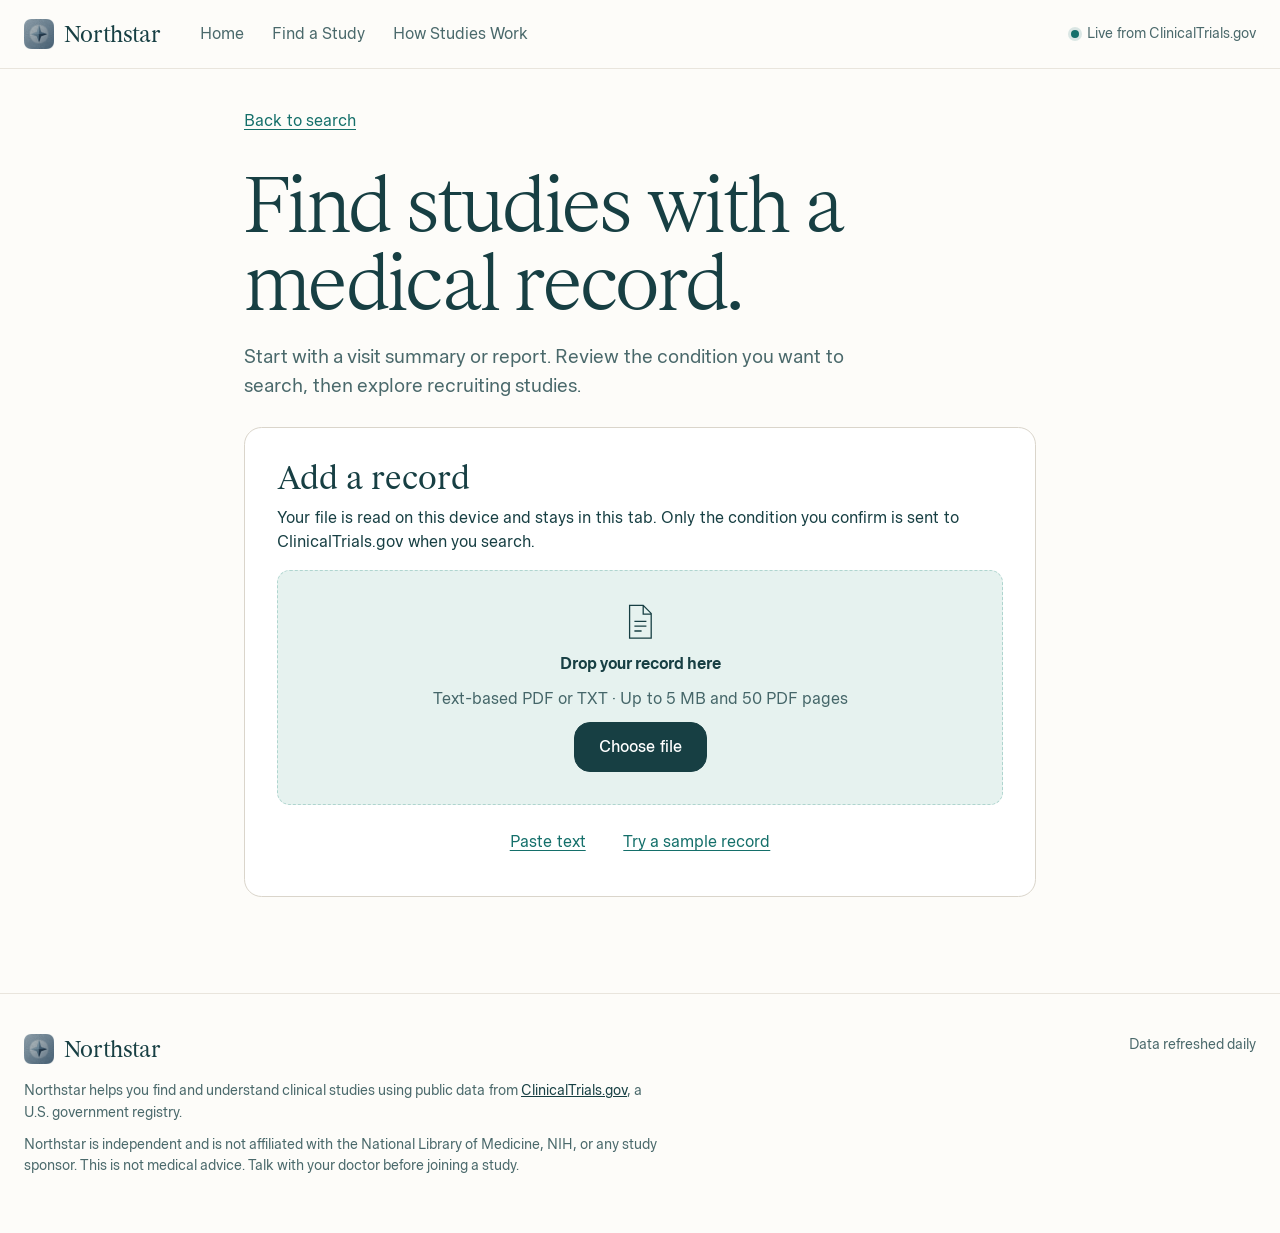
<file: record.html>
<!doctype html>
<html lang="en">
<head>
<meta charset="utf-8"><meta name="viewport" content="width=device-width,initial-scale=1">
<meta name="referrer" content="no-referrer">
<meta http-equiv="Content-Security-Policy" content="default-src 'self'; script-src 'self'; worker-src 'self' blob:; connect-src 'self' https://clinicaltrials.gov; style-src 'self' 'unsafe-inline'; img-src 'self' data:; object-src 'none'; base-uri 'none'; form-action 'none'">
<title>Find studies with a medical record · Northstar</title>
<link rel="icon" href="assets/icon.svg"><link rel="stylesheet" href="assets/styles.css"><link rel="stylesheet" href="assets/record.css">
</head>
<body><main class="record-main">
<a href="index.html#search" class="return">Back to search</a>
<h1 class="display">Find studies with a medical record.</h1>
<p class="intro">Start with a visit summary or report. Review the condition you want to search, then explore recruiting studies.</p>
<section id="intake" class="panel">
<h2>Add a record</h2>
<p>Your file is read on this device and stays in this tab. Only the condition you confirm is sent to ClinicalTrials.gov when you search.</p>
<div id="drop" class="drop">
<svg aria-hidden="true" viewBox="0 0 40 46" fill="none" stroke="currentColor" stroke-width="1.6"><path d="M7 2h17l10 10v31H7zM24 2v11h10M13 22h15M13 28h15M13 34h9"/></svg>
<strong>Drop your record here</strong><span>Text-based PDF or TXT · Up to 5 MB and 50 PDF pages</span>
<button id="choose" class="btn">Choose file</button><input type="file" id="file" accept=".pdf,.txt" hidden>
</div>
<div class="options"><button class="text-btn" id="pasteBtn">Paste text</button><button class="text-btn" id="sample">Try a sample record</button></div>
<div id="pasteBox" hidden><label for="paste">Record text</label><textarea id="paste" maxlength="200000" rows="5"></textarea><button class="btn" id="read">Review text</button></div>
</section>
<section id="review" class="panel" hidden><h2 tabindex="-1">Review your search</h2>
<p id="reviewNote"></p><div id="mentions"></div>
<form id="confirm" autocomplete="off"><label for="condition">Condition to search</label><input id="condition" required maxlength="100" placeholder="Enter a condition" spellcheck="false">
<p>Send only this condition to ClinicalTrials.gov to find recruiting studies with US locations.</p>
<button class="btn">Find studies</button> <button class="text-btn" type="button" id="clear">Clear record</button></form></section>
<p id="message" role="status"></p>
<section id="results" hidden><h2 class="display" tabindex="-1">Studies to discuss</h2><p id="count"></p><div id="cards"></div><button class="btn btn-secondary" id="more" hidden>Show more studies</button></section>
</main><script src="assets/app.js"></script><script type="module" src="assets/record.mjs"></script></body></html>
</file>
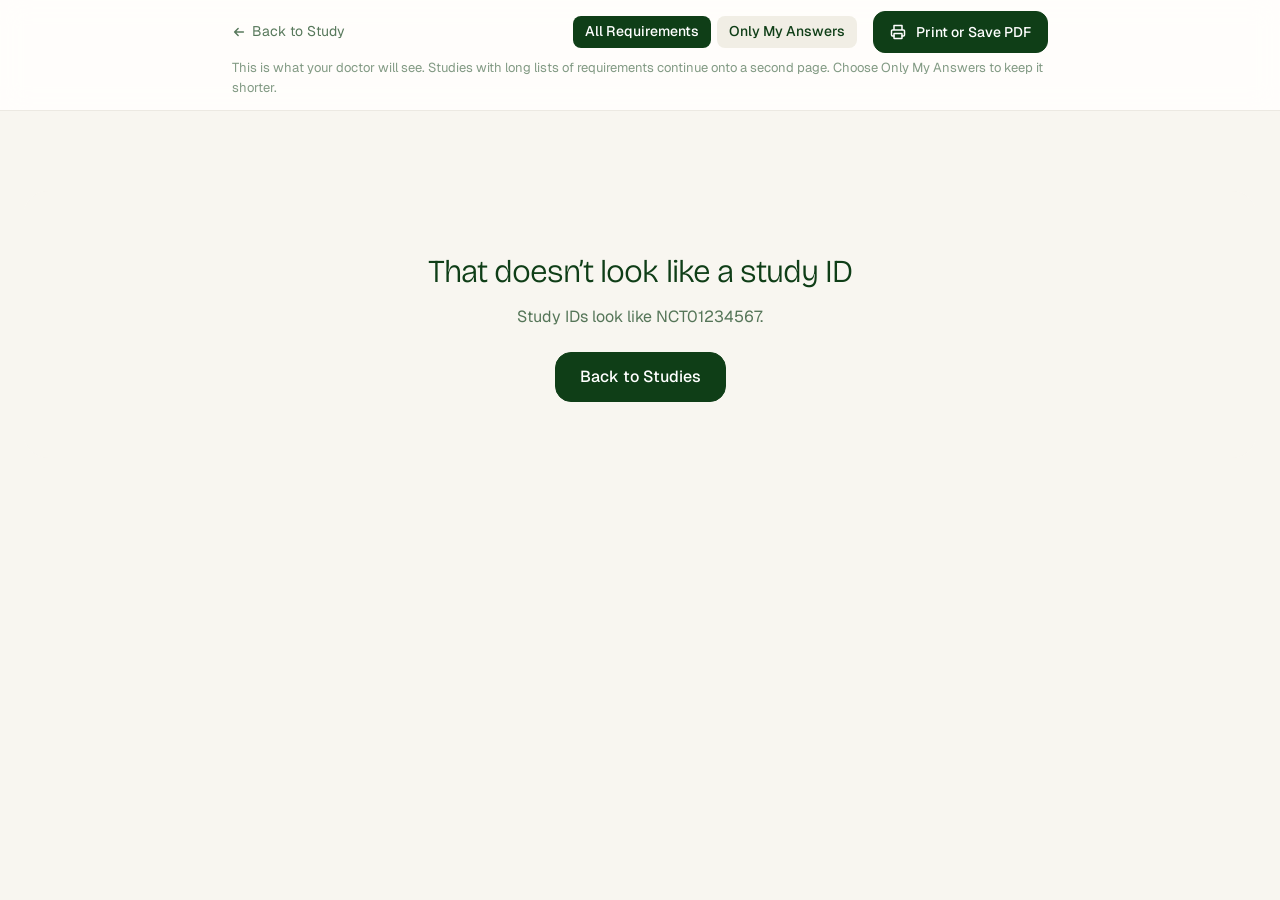
<file: _archive/forest-bricolage/doctor.html>
<!DOCTYPE html>
<html lang="en">
<head>
<meta charset="UTF-8">
<meta name="viewport" content="width=device-width, initial-scale=1">
<title>Northstar · Study Brief</title>
<link rel="icon" href="data:image/svg+xml,%3Csvg%20xmlns%3D%22http%3A//www.w3.org/2000/svg%22%20viewBox%3D%220%200%2032%2032%22%3E%3Crect%20width%3D%2232%22%20height%3D%2232%22%20rx%3D%228%22%20fill%3D%22%230F3E17%22/%3E%3Cg%20transform%3D%22translate%284%204%29%22%20color%3D%22%23B1DBB8%22%3E%3Cpath%20d%3D%22M12%202.5%2015.4%2012H8.6zM13.7%2012a1.7%201.7%200%200%200-3.4%200z%22%20fill%3D%22currentColor%22%20fill-rule%3D%22evenodd%22/%3E%3Cpath%20d%3D%22M8.6%2012h6.8L12%2021.5zM10.3%2012a1.7%201.7%200%200%200%203.4%200z%22%20fill%3D%22currentColor%22%20fill-rule%3D%22evenodd%22%20opacity%3D%22.45%22/%3E%3C/g%3E%3C/svg%3E">
<link rel="preconnect" href="https://fonts.googleapis.com">
<link rel="preconnect" href="https://fonts.gstatic.com" crossorigin>
<link href="https://fonts.googleapis.com/css2?family=Bricolage+Grotesque:opsz,wght@12..96,200..600&family=Geist:wght@400;500;600&family=Geist+Mono:wght@400;500&display=swap" rel="stylesheet">
<link rel="stylesheet" href="assets/styles.css">
</head>
<body class="brief-page">

<div class="brief-bar">
  <div class="brief-bar-in">
    <a class="crumb-link" id="backLink" href="study.html">Back to Study</a>
    <div class="brief-bar-mid" id="viewToggle" role="group" aria-label="Which requirements to show">
      <button type="button" class="chip" data-view="all" aria-pressed="true">All Requirements</button>
      <button type="button" class="chip" data-view="answered" aria-pressed="false">Only My Answers</button>
    </div>
    <button type="button" class="btn btn-sm" id="printBtn">Print or Save PDF</button>
  </div>
  <p class="brief-bar-note">This is what your doctor will see. Studies with long lists of requirements continue onto a second page. Choose Only My Answers to keep it shorter.</p>
</div>

<main id="page">
  <div class="loading-page"><div class="brand-mark" data-mark></div>Preparing the summary…</div>
</main>

<script src="assets/app.js"></script>
<script>
  $('[data-mark]').innerHTML = I.mark;
  $('#backLink').insertAdjacentHTML('afterbegin', I.back);
  $('#printBtn').insertAdjacentHTML('afterbegin', I.print);

  const id = (new URLSearchParams(location.search).get('id') ?? '').toUpperCase().trim();
  $('#backLink').href = `study.html?id=${encodeURIComponent(id)}`;
  const answers = (() => { try { return JSON.parse(localStorage.getItem(`northstar:check:${id}`)) ?? {}; } catch { return {}; } })();
  const profile = (() => { try { return JSON.parse(localStorage.getItem('northstar:me')) ?? {}; } catch { return {}; } })();
  const search = loadSearch();
  const me = search.lat !== '' && search.lat != null ? { lat: +search.lat, lon: +search.lon } : null;

  // Clinician-facing wording: keep the registry's terms instead of the plain-language versions.
  const ANSWER = {
    i: { y: 'Meets', n: 'Does not meet', u: 'Unsure' },
    o: { y: 'Applies', n: 'Does not apply', u: 'Unsure' },
  };
  const TONE = { fit: 'go', block: 'stop', unsure: 'soon' };
  const ARM_TYPE = {
    EXPERIMENTAL: 'Experimental', ACTIVE_COMPARATOR: 'Active comparator', PLACEBO_COMPARATOR: 'Placebo comparator',
    SHAM_COMPARATOR: 'Sham comparator', NO_INTERVENTION: 'No intervention', OTHER: 'Other',
  };
  const words = s => s ? s.toLowerCase().replace(/_/g, ' ') : '';
  const cap = s => s ? s[0].toUpperCase() + s.slice(1) : '';
  const blank = v => v ? esc(v) : '<span class="blank" aria-label="Not provided"></span>';

  async function load() {
    if (!/^NCT\d{8}$/.test(id)) return fail('That doesn’t look like a study ID', 'Study IDs look like NCT01234567.');
    let d;
    try { d = await api(`/studies/${id}`); }
    catch (err) { return fail('We couldn’t load this study', `${err.message}. Try again in a moment.`); }
    render(d, await dataVersion());
  }

  function fail(title, body) {
    $('#page').innerHTML = `<div class="wrap" style="padding:80px 0"><div class="state"><h2>${esc(title)}</h2><p>${esc(body)}</p><a class="btn" href="${esc(searchToUrl(loadSearch()))}">Back to Studies</a></div></div>`;
  }

  function render(d, version) {
    const p = d.protocolSection;
    const idm = p.identificationModule, st = p.statusModule ?? {}, des = p.designModule ?? {};
    const info = des.designInfo ?? {}, elig = p.eligibilityModule ?? {}, cl = p.contactsLocationsModule ?? {};
    const arms = p.armsInterventionsModule?.armGroups ?? [];
    const outcomes = p.outcomesModule?.primaryOutcomes ?? [];
    const crit = parseCriteria(elig.eligibilityCriteria);
    const today = new Date().toLocaleDateString('en-US', { month: 'long', day: 'numeric', year: 'numeric' });
    document.title = `Northstar Study Brief, ${idm.nctId}${profile.name ? `, ${profile.name}` : ''}`;

    // Design, in registry terms
    const masking = info.maskingInfo?.masking;
    const who = (info.maskingInfo?.whoMasked ?? []).map(words);
    const design = [
      info.allocation && info.allocation !== 'NA' ? words(info.allocation).replace('non randomized', 'non-randomized') : '',
      info.interventionModel ? `${words(info.interventionModel)} assignment` : '',
      masking ? (masking === 'NONE' ? 'open label' : `${words(masking)}-blind${who.length ? ` (${who.join(', ')})` : ''}`) : '',
      info.primaryPurpose ? `${words(info.primaryPurpose)} purpose` : '',
    ].filter(Boolean).join(', ');
    const phases = (des.phases ?? []).map(x => PHASE[x]?.short).filter(Boolean).join(', ');

    // Every answerable requirement, with the patient's answer
    const rows = crit ? [['i', crit.in], ['o', crit.out]].map(([side, items]) => ({
      side,
      items: items.map((c, n) => ({ ...c, side, key: side + n, a: c.head ? '' : answers[side + n] ?? '' })),
    })) : [];
    const answerable = rows.flatMap(r => r.items.filter(c => !c.head));
    const answered = answerable.filter(c => c.a);
    const flagged = answered.filter(c => ['block', 'unsure'].includes(rowState(c.key, c.a)));

    // Sites: nearest open site to the patient, plus the study-wide contact
    const sites = (cl.locations ?? []).filter(s => s.status === 'RECRUITING')
      .map(s => ({ ...s, mi: me && s.geoPoint ? milesBetween(me, s.geoPoint) : null }))
      .sort((a, b) => (a.mi ?? Infinity) - (b.mi ?? Infinity));
    const nearest = me ? sites[0] : null;
    const central = (cl.centralContacts ?? [])[0];
    const contactLine = c => c ? [c.name, c.phone && `${c.phone}${c.phoneExt ? ` ext. ${c.phoneExt}` : ''}`, c.email].filter(Boolean).map(esc).join('<br>') : '';

    const answerTag = c => {
      if (c.head) return '';
      if (!c.a) return '<span class="ans-none">Not answered</span>';
      return `<span class="tag tag-${TONE[rowState(c.key, c.a)]}">${ANSWER[c.side][c.a]}</span>`;
    };

    $('#page').innerHTML = `
      <article class="sheet">
        <header class="sh-head">
          <div class="sh-brand">
            <span class="brand-mark">${I.mark}</span>
            <div><b>Clinical Study Brief</b><span>Prepared by the patient with Northstar on ${esc(today)}</span></div>
          </div>
          <dl class="sh-patient">
            <div><dt>Patient</dt><dd>${blank(profile.name)}</dd></div>
            <div><dt>Age</dt><dd>${blank(profile.age)}</dd></div>
            <div><dt>Lives in</dt><dd>${blank(profile.city || search.loc)}</dd></div>
          </dl>
        </header>

        <section class="sh-study">
          <div class="sh-ids">
            <span class="mono">${esc(idm.nctId)}</span>
            ${statusTag(st.overallStatus)}
            ${phases ? `<span class="tag tag-slate">${esc(phases)}</span>` : ''}
          </div>
          <h1 class="display">${esc(idm.briefTitle)}</h1>
          ${idm.officialTitle && idm.officialTitle !== idm.briefTitle ? `<p class="sh-official">${esc(idm.officialTitle)}</p>` : ''}
          <dl class="sh-facts">
            ${fact('Sponsor', esc(p.sponsorCollaboratorsModule?.leadSponsor?.name))}
            ${fact('Conditions', esc((p.conditionsModule?.conditions ?? []).join(', ')))}
            ${fact('Study type', esc(cap(words(des.studyType))))}
            ${fact('Design', esc(cap(design)))}
            ${fact('Enrollment', des.enrollmentInfo?.count ? `${fmtNum(des.enrollmentInfo.count)} ${des.enrollmentInfo.type === 'ESTIMATED' ? '(planned)' : '(actual)'}` : '')}
            ${fact('Eligible', esc([ageRange(elig.minimumAge, elig.maximumAge), (SEX[elig.sex] ?? 'All sexes').toLowerCase(), elig.healthyVolunteers ? 'healthy volunteers accepted' : 'no healthy volunteers'].join(', ')))}
            ${fact('Start', esc(fmtDate(st.startDateStruct?.date, true)))}
            ${fact('Primary completion', esc(fmtDate(st.primaryCompletionDateStruct?.date, true) + (st.primaryCompletionDateStruct?.type === 'ESTIMATED' ? ' (est.)' : '')))}
          </dl>
        </section>

        <section class="sh-flag ${flagged.length ? '' : 'is-empty'}">
          <h2>For Discussion</h2>
          ${!answered.length ? '<p>The patient hasn’t gone through the eligibility checklist yet. The full list of requirements is below.</p>'
            : flagged.length ? `<p>The patient marked these as unsure or possibly disqualifying:</p>
              <ul>${flagged.map(c => `<li>${answerTag(c)}<span><small>${c.side === 'i' ? 'Inclusion' : 'Exclusion'}</small>${esc(c.text)}</span></li>`).join('')}</ul>`
            : `<p>Nothing flagged. The patient’s ${plural(answered.length, 'answer')} all point toward eligibility.</p>`}
        </section>

        ${arms.length ? `
          <section class="sh-sec">
            <h2>Arms and Interventions</h2>
            <table class="sh-table">
              <thead><tr><th>Arm</th><th>Type</th><th>Intervention</th></tr></thead>
              <tbody>${arms.map(a => `<tr><td>${esc(a.label)}</td><td>${esc(ARM_TYPE[a.type] ?? '')}</td><td>${esc((a.interventionNames ?? []).join('; '))}</td></tr>`).join('')}</tbody>
            </table>
          </section>` : ''}

        ${outcomes.length ? `
          <section class="sh-sec">
            <h2>Primary ${outcomes.length === 1 ? 'Outcome' : 'Outcomes'}</h2>
            <ul class="sh-outcomes">${outcomes.slice(0, 3).map(o => `<li><span>${esc(unescapeMd(o.measure))}</span>${o.timeFrame ? `<small>${esc(o.timeFrame)}</small>` : ''}</li>`).join('')}</ul>
          </section>` : ''}

        <section class="sh-sec">
          <h2>Eligibility, With the Patient’s Answers</h2>
          <p class="sh-note">${crit ? `Answered ${fmtNum(answered.length)} of ${fmtNum(answerable.length)}. These are self-reported and are not a screening determination. The study team confirms eligibility at screening.` : 'The criteria couldn’t be split into a list, so they appear as written.'}</p>
          ${crit ? rows.map(r => `
            <h3>${r.side === 'i' ? 'Inclusion criteria' : 'Exclusion criteria'}</h3>
            <table class="sh-table sh-crit">
              <tbody>${r.items.map(c => `<tr class="${c.head ? 'head' : ''} ${c.sub ? 'sub' : ''} ${c.a ? 'has-a' : 'no-a'}"><td>${esc(c.text)}</td><td>${answerTag(c)}</td></tr>`).join('')}</tbody>
            </table>`).join('')
            : `<div class="sh-raw">${esc(unescapeMd(elig.eligibilityCriteria ?? 'No eligibility criteria were provided.'))}</div>`}
        </section>

        <section class="sh-bottom">
          <div>
            <h2>Contacts</h2>
            ${nearest ? `<div class="sh-contact"><small>Nearest open site${nearest.mi != null ? `, ${esc(fmtMiles(nearest.mi))}` : ''}</small><b>${esc(nearest.facility ?? 'Study site')}</b>${esc([nearest.city, STATE_ABBR[nearest.state] ?? nearest.state].filter(Boolean).join(', '))}${(nearest.contacts ?? [])[0] ? `<br>${contactLine(nearest.contacts[0])}` : ''}</div>` : ''}
            ${central ? `<div class="sh-contact"><small>Central contact</small>${contactLine(central)}</div>` : ''}
            ${!nearest && !central ? '<p class="sh-note">No contact is listed on the record.</p>' : ''}
          </div>
          <div>
            <h2>Full Record</h2>
            <div class="sh-lookup">
              <span>clinicaltrials.gov/study/</span>
              <span class="mono">${esc(idm.nctId)}</span>
              <small>Last updated on the registry ${esc(fmtDate(st.lastUpdatePostDateStruct?.date, true))}</small>
            </div>
          </div>
          <div class="sh-notes">
            <h2>Clinician Notes</h2>
            <div class="lines"><i></i><i></i><i></i><i></i></div>
          </div>
        </section>

        <footer class="sh-foot">
          Prepared with Northstar, an independent design concept not affiliated with the National Library of Medicine, NIH, or the study sponsor. Study details come from ClinicalTrials.gov${version?.dataTimestamp ? `, data as of ${esc(new Date(version.dataTimestamp).toLocaleDateString('en-US', { month: 'short', day: 'numeric', year: 'numeric' }))}` : ''}. Answers are the patient’s own and have not been reviewed.
        </footer>
      </article>`;
  }

  function fact(k, v) { return v ? `<div><dt>${k}</dt><dd>${v}</dd></div>` : ''; }

  $$('#viewToggle .chip').forEach(b => b.addEventListener('click', () => {
    $$('#viewToggle .chip').forEach(x => x.setAttribute('aria-pressed', String(x === b)));
    document.body.classList.toggle('answered-only', b.dataset.view === 'answered');
  }));
  $('#printBtn').addEventListener('click', () => print());

  load();
</script>
</body>
</html>
</file>
<file: assets/styles.css>
/* ==========================================================================
   Northstar
   A patient-first way to find clinical studies.
   Calm spruce ink on soft paper, sea-glass and mist tints, a terracotta accent, light display type.
   Timeless edition: Timeless Serif headlines, Timeless Sans Grotesk text (timeless.co,
   Timeless Free Font License, see fonts/LICENSE.pdf).
   ========================================================================== */

@font-face { font-family: "Timeless Serif"; src: url("fonts/TimelessSerif-Light.woff2") format("woff2"); font-weight: 300; font-style: normal; font-display: swap; }
@font-face { font-family: "Timeless Serif"; src: url("fonts/TimelessSerif-Regular.woff2") format("woff2"); font-weight: 400; font-style: normal; font-display: swap; }
@font-face { font-family: "Timeless Sans Grotesk"; src: url("fonts/TimelessSans-GroteskRegular.woff2") format("woff2"); font-weight: 400; font-style: normal; font-display: swap; }
@font-face { font-family: "Timeless Sans Grotesk"; src: url("fonts/TimelessSans-GroteskMedium.woff2") format("woff2"); font-weight: 500; font-style: normal; font-display: swap; }
@font-face { font-family: "Timeless Sans Grotesk"; src: url("fonts/TimelessSans-GroteskSemibold.woff2") format("woff2"); font-weight: 600; font-style: normal; font-display: swap; }
@font-face { font-family: "Timeless Sans Grotesk"; src: url("fonts/TimelessSans-GroteskBold.woff2") format("woff2"); font-weight: 700; font-style: normal; font-display: swap; }

:root {
  --light:     #FDFCF9;
  --cream:     #F6F4EF;
  --cream-2:   #EEEBE4;
  --border:    #E9E5DD;
  --border-2:  #DAD5CB;

  --forest:    #173F43; /* spruce ink */
  --forest-2:  #20535A;
  --forest-70: rgba(23, 63, 67, .78);
  --forest-50: rgba(23, 63, 67, .70); /* still 4.6:1 on paper */
  --forest-30: rgba(23, 63, 67, .30);
  --forest-hover: #102F33;

  --mint:    #D3E8E5; /* sea glass */
  --sage:    #AFD5CF;
  --keylime: #E6F2EF; /* mist */
  --slate:   #BCCDDC;
  --slate-2: #E1E9F0;
  --blush:   #F4E8E1; /* pale clay */
  --mauve:   #B78A72;
  --mulberry:#7A3E26; /* terracotta accent */
  --link:    #146F6A;

  --go:      #1D6A4E;
  --go-bg:   #E2F1EA;
  --soon:    #2E5873;
  --soon-bg: #E1E9F0;
  --idle:    #5C605C;
  --idle-bg: #EEECE7;
  --stop:    #8A3A22;
  --stop-bg: #F6E7E0;

  --display: "Timeless Serif", ui-serif, Georgia, serif;
  --sans:    "Timeless Sans Grotesk", ui-sans-serif, system-ui, -apple-system, sans-serif;
  --mono:    "Geist Mono", ui-monospace, "SF Mono", Menlo, monospace;

  --r-xs: .5rem;
  --r-sm: .75rem;
  --r:    1rem;
  --r-lg: 1.5rem;

  --shadow-card: 0 1px 2px rgba(23, 63, 67, .04), 0 12px 32px -20px rgba(23, 63, 67, .28);
  --shadow-pop:  0 2px 6px rgba(23, 63, 67, .06), 0 24px 48px -18px rgba(23, 63, 67, .30);

  --ease: cubic-bezier(.215, .61, .355, 1);
}

*, *::before, *::after { box-sizing: border-box; }
html { -webkit-text-size-adjust: 100%; }

body {
  margin: 0;
  background: var(--light);
  color: var(--forest);
  font-family: var(--sans);
  font-size: 16px;
  line-height: 1.55;
  -webkit-font-smoothing: antialiased;
  text-rendering: optimizeLegibility;
}

a { color: inherit; }
button { font: inherit; color: inherit; }
img, svg { display: block; }
::selection { background: var(--sage); color: var(--forest); }
:focus-visible { outline: 2px solid var(--forest); outline-offset: 2px; border-radius: 6px; }

.wrap { width: min(1240px, 100% - 48px); margin-inline: auto; }
.display {
  font-family: var(--display);
  font-weight: 300;
  letter-spacing: -.035em;
}
.mono  { font-family: var(--mono); }
.muted { color: var(--forest-70); }
.sr-only {
  position: absolute; width: 1px; height: 1px; padding: 0; margin: -1px;
  overflow: hidden; clip: rect(0 0 0 0); white-space: nowrap; border: 0;
}

/* ---------- Header ---------- */
.site-header {
  position: sticky; top: 0; z-index: 50;
  background: rgba(253, 252, 249, .88);
  backdrop-filter: saturate(1.3) blur(14px);
  -webkit-backdrop-filter: saturate(1.3) blur(14px);
  border-bottom: 1px solid var(--border);
}
.site-header .wrap { display: flex; align-items: center; gap: 40px; height: 68px; }
.brand { display: inline-flex; align-items: center; gap: 10px; text-decoration: none; }
/* The header, loaders and study brief share the compass artwork. */
.brand-mark {
  width: 30px; height: 30px;
  background: url("mark.png") center / contain no-repeat;
  display: grid; place-items: center;
}
.brand-mark svg { display: none; }
.brand-word { font-family: var(--display); font-weight: 400; font-size: 22px; letter-spacing: -.03em; line-height: 1; }
.site-nav { display: flex; gap: 28px; font-size: 16px; }
.site-nav a { text-decoration: none; color: var(--forest-70); transition: color .2s; }
.site-nav a:hover, .site-nav a[aria-current="page"] { color: var(--forest); }
.header-note { margin-left: auto; font-size: 14px; color: var(--forest-70); display: flex; align-items: center; gap: 8px; }
.live-dot { width: 8px; height: 8px; border-radius: 50%; background: var(--link); box-shadow: 0 0 0 3px rgba(20, 111, 106, .15); }
@media (max-width: 760px) { .site-nav, .header-note { display: none; } }

/* Phone menu: a two-line button that opens an opaque panel under the header */
.menu-btn { display: none; }
.site-menu { display: none; }
@media (max-width: 760px) {
  .menu-btn {
    all: unset; cursor: pointer; margin-left: auto;
    width: 40px; height: 40px; border-radius: var(--r-xs);
    display: grid; place-content: center; gap: 6px;
  }
  .menu-btn:focus-visible { outline: 2px solid var(--forest); outline-offset: 2px; }
  .menu-btn i { display: block; width: 20px; height: 2px; border-radius: 2px; background: var(--forest); transition: transform .2s var(--ease); }
  .menu-open .menu-btn i:first-child { transform: translateY(4px) rotate(45deg); }
  .menu-open .menu-btn i:last-child { transform: translateY(-4px) rotate(-45deg); }
  .site-menu:not([hidden]) {
    display: grid; padding: 8px 24px 16px;
    background: var(--light); border-top: 1px solid var(--border);
  }
  .site-menu a { padding: 12px 0; font-size: 18px; color: var(--forest-70); text-decoration: none; }
  .site-menu a + a { border-top: 1px solid var(--border); }
  .site-menu a[aria-current="page"] { color: var(--forest); font-weight: 500; }
  .menu-open { background: var(--light); }
}

/* ---------- Buttons ---------- */
.btn {
  display: inline-flex; align-items: center; justify-content: center; gap: 10px;
  padding: 1rem 1.5rem;
  border-radius: var(--r);
  border: 1px solid var(--forest);
  background: var(--forest); color: #fff;
  font-size: 16px; font-weight: 500; line-height: 1;
  text-decoration: none; white-space: nowrap; cursor: pointer;
  transition: background-color .3s var(--ease), border-color .3s var(--ease), color .3s var(--ease);
}
.btn:hover { background: var(--forest-hover); border-color: var(--forest-hover); }
.btn svg { width: 16px; height: 16px; transition: transform .3s var(--ease); }
.btn:hover svg.arrow { transform: translateX(4px); }
.btn-secondary { background: transparent; color: var(--forest); border-color: var(--border-2); }
.btn-secondary:hover { background: var(--cream); border-color: var(--forest-30); }
.btn-mint { background: var(--mint); border-color: var(--mint); color: var(--forest); }
.btn-mint:hover { background: var(--sage); border-color: var(--sage); }
.btn-sm { padding: 12px 1rem; font-size: 14px; border-radius: var(--r-sm); }
.btn-link {
  background: none; border: 0; padding: 0; cursor: pointer;
  font-weight: 500; font-size: 16px; color: var(--link);
  display: inline-flex; align-items: center; gap: 6px; text-decoration: none;
}
.btn-link:hover { text-decoration: underline; text-underline-offset: 4px; }
.btn-link svg { width: 14px; height: 14px; }

/* ---------- Tags (Ease-style soft fills) ---------- */
.tag {
  display: inline-flex; align-items: center; gap: 6px;
  padding: 6px 10px;
  border-radius: var(--r-xs);
  font-size: 14px; font-weight: 500; line-height: 1.1;
  white-space: nowrap;
  background: var(--cream-2); color: var(--forest);
}
.tag .dot { width: 6px; height: 6px; border-radius: 50%; background: currentColor; }
.tag-go    { background: var(--go-bg);   color: var(--go); }
.tag-soon  { background: var(--soon-bg); color: var(--soon); }
.tag-idle  { background: var(--idle-bg); color: var(--idle); }
.tag-stop  { background: var(--stop-bg); color: var(--stop); }
.tag-slate { background: var(--slate-2); }
.tag-mint  { background: var(--mint); }
.tag-line  { background: transparent; box-shadow: inset 0 0 0 1px var(--border-2); }
.tag-go .dot { animation: pulse 2.4s ease-in-out infinite; }
@keyframes pulse { 0%, 100% { box-shadow: 0 0 0 0 rgba(29, 106, 78, .35); } 50% { box-shadow: 0 0 0 4px rgba(29, 106, 78, 0); } }

/* ---------- Glossary terms ---------- */
.term {
  all: unset; cursor: help;
  background-image: linear-gradient(var(--sage), var(--sage));
  background-size: 100% 2px; background-position: 0 100%; background-repeat: no-repeat;
  transition: background-size .2s var(--ease);
}
.term:hover, .term:focus-visible { background-size: 100% 100%; border-radius: 2px; }
.tip {
  position: fixed; z-index: 1000; max-width: 300px;
  padding: 14px 16px; border-radius: var(--r-sm);
  background: var(--forest); color: #fff;
  font-size: 14px; line-height: 1.5;
  box-shadow: var(--shadow-pop);
  pointer-events: none; opacity: 0; transform: translateY(4px);
  transition: opacity .15s, transform .15s var(--ease);
}
.tip.show { opacity: 1; transform: none; }
.tip b { display: block; font-family: var(--display); font-weight: 400; font-size: 18px; letter-spacing: -.02em; color: var(--sage); margin-bottom: 2px; }

/* ---------- Combobox (autocomplete + custom dropdown, always opens below) ---------- */
.combo { position: relative; display: inline-block; }
.combo-menu {
  position: absolute; top: calc(100% + 8px); left: 0;
  min-width: 100%; max-height: 320px; overflow-y: auto;
  margin: 0; padding: 6px; list-style: none;
  background: var(--light);
  border: 1px solid var(--border-2);
  border-radius: var(--r);
  box-shadow: var(--shadow-pop);
  z-index: 60;
  font-family: var(--sans); font-size: 16px; font-weight: 400; letter-spacing: 0; line-height: 1.3;
  color: var(--forest);
  display: none;
}
.combo.open .combo-menu { display: block; animation: drop .16s var(--ease); }
@keyframes drop { from { opacity: 0; transform: translateY(-4px); } }
.combo-menu li {
  padding: 10px 12px; border-radius: var(--r-xs); cursor: pointer; white-space: nowrap;
  display: flex; align-items: center; justify-content: space-between; gap: 16px;
}
.combo-menu li small { color: var(--forest-50); font-size: 12px; }
.combo-menu li[aria-selected="true"], .combo-menu li:hover { background: var(--cream); }
.combo-menu li.check::after {
  content: ""; width: 12px; height: 12px; background: currentColor;
  -webkit-mask: url("data:image/svg+xml,%3Csvg xmlns='http://www.w3.org/2000/svg' viewBox='0 0 12 12'%3E%3Cpath d='M2 6.5l2.5 2.5L10 3.5' fill='none' stroke='black' stroke-width='1.8' stroke-linecap='round' stroke-linejoin='round'/%3E%3C/svg%3E") center / contain no-repeat;
          mask: url("data:image/svg+xml,%3Csvg xmlns='http://www.w3.org/2000/svg' viewBox='0 0 12 12'%3E%3Cpath d='M2 6.5l2.5 2.5L10 3.5' fill='none' stroke='black' stroke-width='1.8' stroke-linecap='round' stroke-linejoin='round'/%3E%3C/svg%3E") center / contain no-repeat;
}
/* Condition suggestions: one row per disease, other names underneath, recruiting count on the right. */
.combo-menu .sug { display: flex; flex-direction: column; gap: 2px; min-width: 0; }
.combo-menu .sug-sub { padding-left: 16px; }
.combo-menu .sug-aka { margin-left: 0; max-width: 320px; white-space: normal; line-height: 1.35; }
.combo-menu .sug-n { flex: none; align-self: center; font-variant-numeric: tabular-nums; }
.combo-menu .combo-note { cursor: default; color: var(--forest-50); font-size: 14px; }
.combo-menu .combo-note:hover { background: none; }

/* ==========================================================================
   Landing
   ========================================================================== */
.hero { padding: 88px 0 72px; }
.eyebrow {
  display: inline-flex; align-items: center; gap: 10px;
  font-size: 14px; font-weight: 500; color: var(--forest-70);
}
.eyebrow::before { content: ""; width: 8px; height: 8px; border-radius: 2px; background: var(--sage); }
.hero h1 {
  margin: 22px 0 0; max-width: 1000px;
  font-size: clamp(52px, 7.6vw, 108px);
  line-height: 1.0;
}
.hero h1 .soft { color: var(--forest-30); margin-left: -.028em; } /* optical: the serif "i" starts .028em in from the T's crossbar; retune if the headline changes */
.hero-lede { max-width: 560px; margin: 40px 0 0; font-size: 20px; line-height: 1.5; color: var(--forest-70); }
/* Phones: a shorter hero so the search box starts on the first screen */
@media (max-width: 640px) {
  .hero { padding: 40px 0 48px; }
  .hero h1 { font-size: 44px; line-height: 1.04; }
  .hero h1 br { display: none; }
  .hero h1 .soft { margin-left: 0; }
  .hero h1 .soft::before { content: " "; }
  .hero-lede { margin-top: 20px; font-size: 16px; }
  .sentence { margin-top: 32px; padding-top: 24px; }
}

/* The sentence search */
.sentence {
  /* The box hangs into the margin by its own padding, so the words inside start on the same
     left edge as the headline. It shrinks on narrow screens to stay 8px clear of the window. */
  --hang: clamp(16px, (100vw - 1240px) / 2 - 8px, 40px);
  margin: 72px calc(-1 * var(--hang)) 0; padding: 36px var(--hang) 28px;
  /* The corner glow is a background, not a clipped pseudo-element, so the card never needs
     overflow: hidden and the autocomplete menu can hang below it. */
  background: radial-gradient(circle 140px at calc(100% - 60px) 60px, var(--keylime), transparent 70%), var(--cream);
  border-radius: var(--r-lg);
  position: relative; z-index: 3;
}
.sentence-line {
  position: relative; z-index: 2; margin: 0; /* above .sentence-foot so open menus cover the hint row */
  font-family: var(--display); font-weight: 300;
  font-size: clamp(28px, 3.4vw, 44px); line-height: 1.55; letter-spacing: -.03em;
  color: var(--forest-50);
}
/* Keeps the period attached to the city when the sentence wraps. */
.nobr { white-space: nowrap; }
.slot { display: inline-block; vertical-align: baseline; position: relative; max-width: 100%; }
.sentence-line .slot input { max-width: 100%; }
.slot input, .slot .slot-btn {
  font: inherit; letter-spacing: inherit; color: var(--forest);
  background: transparent; border: 0;
  border-bottom: 2px solid var(--forest-30);
  padding: 0 2px 2px; outline: none; font-weight: 400;
  transition: border-color .2s;
}
.slot input::placeholder { color: var(--forest-30); }
.slot input:focus, .slot .slot-btn:focus-visible, .combo.open .slot-btn { border-bottom-color: var(--forest); outline: none; border-radius: 0; }
.slot .slot-btn { cursor: pointer; display: inline-flex; align-items: baseline; gap: 10px; }
.slot .slot-btn svg { width: .36em; height: .36em; align-self: center; color: var(--forest-50); }
.slot-cond input { width: 11ch; }
.slot-loc input { width: 9ch; }
.sentence-foot {
  position: relative; z-index: 1;
  display: flex; align-items: center; justify-content: space-between; flex-wrap: wrap; gap: 16px;
  margin-top: 28px; padding-top: 22px; border-top: 1px solid var(--border-2);
}
.sentence-foot .hint { font-size: 14px; color: var(--forest-70); display: flex; align-items: center; gap: 20px; flex-wrap: wrap; }
.locate {
  all: unset; cursor: pointer;
  display: inline-flex; align-items: center; gap: 8px;
  font-size: 14px; font-weight: 500; color: var(--link);
}
.locate:hover { text-decoration: underline; text-underline-offset: 4px; }
.locate svg { width: 16px; height: 16px; }

/* Marquee of live topics */
.marquee {
  overflow: hidden; padding: 22px 0;
  border-block: 1px solid var(--border);
  -webkit-mask: linear-gradient(90deg, transparent, #000 8%, #000 92%, transparent);
          mask: linear-gradient(90deg, transparent, #000 8%, #000 92%, transparent);
}
.marquee-track { display: flex; gap: 12px; width: max-content; will-change: transform; } /* moved by drift() in index.html */
.marquee .tag { font-size: 16px; padding: 12px 14px; text-decoration: none; transition: background .2s; }
.marquee .tag b { font-weight: 600; font-variant-numeric: tabular-nums; }
.marquee .tag:nth-child(4n+1) { background: var(--keylime); }
.marquee .tag:nth-child(4n+2) { background: var(--slate-2); }
.marquee .tag:nth-child(4n+3) { background: var(--cream-2); }
.marquee .tag:nth-child(4n+4) { background: var(--blush); }
.marquee .tag:hover { background: var(--sage); }

/* Stats */
.stats { padding: 72px 0 24px; }
.stats-grid { display: grid; grid-template-columns: repeat(3, 1fr); gap: 16px; }
@media (max-width: 820px) { .stats-grid { grid-template-columns: 1fr; } }
.stat { padding: 28px; border-radius: var(--r-lg); background: var(--cream); }
.stat .n { font-family: var(--display); font-weight: 300; font-size: clamp(48px, 5.4vw, 76px); line-height: 1; letter-spacing: -.045em; font-variant-numeric: tabular-nums; }
.stat .l { margin-top: 14px; font-size: 16px; color: var(--forest-70); max-width: 260px; }
.stat:nth-child(2) { background: var(--keylime); }
.stat:nth-child(3) { background: var(--slate-2); }

/* Problem / solution */
.pairs { padding: 96px 0 40px; }
.section-kicker { display: inline-flex; align-items: center; gap: 10px; font-size: 14px; font-weight: 500; color: var(--forest-70); }
.section-kicker::before { content: ""; width: 8px; height: 8px; border-radius: 2px; background: var(--sage); }
.section-title { margin: 16px 0 0; font-size: clamp(38px, 4.6vw, 64px); line-height: 1.08; max-width: 900px; }
.pair-grid { display: grid; grid-template-columns: 1fr 1fr; gap: 16px; margin-top: 44px; }
@media (max-width: 820px) { .pair-grid { grid-template-columns: 1fr; } }
.pair { padding: 32px; border-radius: var(--r-lg); border: 1px solid var(--border); display: flex; flex-direction: column; }
.pair.after { background: var(--forest); color: #fff; border-color: var(--forest); }
.pair .lbl { font-size: 14px; font-weight: 500; color: var(--forest-50); }
.pair.after .lbl { color: var(--sage); }
.pair h3 { margin: 12px 0 20px; font-family: var(--display); font-weight: 300; font-size: clamp(26px, 2.6vw, 34px); line-height: 1.2; letter-spacing: -.03em; }
.pair ul { list-style: none; margin: 0 0 24px; padding: 0; display: grid; gap: 12px; font-size: 16px; }
.pair li { display: grid; grid-template-columns: 22px 1fr; gap: 10px; }
.pair li svg { width: 18px; height: 18px; margin-top: 2px; }
.pair.before li { color: var(--forest-70); }
.pair.before li svg { color: var(--mauve); }
.pair.after li svg { color: var(--sage); }
.pair .mono-ex {
  margin-top: auto; padding: 14px 16px; border-radius: var(--r-sm);
  font-family: var(--mono); font-size: 12px; line-height: 1.6;
  background: var(--cream); color: var(--forest-70);
}
.pair.after .mono-ex { background: rgba(255, 255, 255, .08); color: #fff; font-family: var(--sans); font-size: 16px; }

/* Phases */
.phases { padding: 96px 0; }
.phase-track { display: grid; grid-template-columns: repeat(4, 1fr); gap: 16px; margin-top: 44px; }
@media (max-width: 900px) { .phase-track { grid-template-columns: 1fr 1fr; } }
.phase { padding: 26px 24px 24px; border-radius: var(--r-lg); background: var(--cream); display: flex; flex-direction: column; min-height: 280px; }
.phase:nth-child(1) { background: var(--keylime); }
.phase:nth-child(2) { background: var(--mint); }
.phase:nth-child(3) { background: var(--sage); }
.phase:nth-child(4) { background: var(--slate); }
.phase-num { font-family: var(--mono); font-size: 12px; color: var(--forest-70); }
.phase h3 { margin: 12px 0 8px; font-family: var(--display); font-weight: 300; font-size: 30px; line-height: 1.1; letter-spacing: -.03em; }
.phase p { margin: 0; font-size: 16px; color: var(--forest-70); }
.phase-people { display: flex; gap: 4px; margin-top: auto; padding-top: 22px; flex-wrap: wrap; }
.phase-people i { width: 6px; height: 6px; border-radius: 50%; background: var(--forest); opacity: .75; }
.phase-size { margin-top: 10px; font-size: 14px; color: var(--forest-70); font-variant-numeric: tabular-nums; }

/* Closing CTA */
.closing { padding: 24px 0 96px; }
.closing-card {
  padding: 72px 48px; border-radius: var(--r-lg);
  background: var(--forest); color: #fff; text-align: center;
  position: relative; overflow: hidden;
}
.closing-card::before {
  content: ""; position: absolute; inset: auto -10% -60% -10%; height: 120%;
  background: radial-gradient(ellipse at 50% 100%, rgba(175, 213, 207, .28), transparent 60%);
}
.closing-card h2 { position: relative; margin: 0 auto; max-width: 760px; font-size: clamp(38px, 5vw, 68px); line-height: 1.05; }
.closing-card p { position: relative; margin: 18px auto 30px; max-width: 480px; color: rgba(255, 255, 255, .7); font-size: 16px; }
.closing-card .btn { position: relative; }
@media (max-width: 560px) { .closing-card { padding: 56px 24px; } .closing-card h2 { font-size: 32px; } }

/* ---------- Footer ---------- */
.site-footer { border-top: 1px solid var(--border); padding: 40px 0 56px; font-size: 14px; color: var(--forest-70); background: var(--light); }
.site-footer .wrap { display: grid; grid-template-columns: 1fr auto; gap: 24px 48px; align-items: start; }
.site-footer p { margin: 10px 0 0; max-width: 640px; }
.site-footer a { color: var(--forest); }
.foot-meta { text-align: right; font-variant-numeric: tabular-nums; }
@media (max-width: 760px) { .site-footer .wrap { grid-template-columns: 1fr; } .foot-meta { text-align: left; } }

.rise { opacity: 0; transform: translateY(14px); animation: rise .8s var(--ease) forwards; animation-delay: var(--at, 0s); }
@keyframes rise { to { opacity: 1; transform: none; } }
@media (prefers-reduced-motion: reduce) {
  .rise { animation: none; opacity: 1; transform: none; }
  .marquee-track, .tag-go .dot { animation: none; }
}

/* ==========================================================================
   Results
   ========================================================================== */
.query-bar { border-bottom: 1px solid var(--border); background: var(--light); }
.query-bar .wrap { padding: 32px 0 20px; }
.query-sentence {
  position: relative; z-index: 2;
  margin: 0; font-family: var(--display); font-weight: 300;
  font-size: clamp(26px, 2.8vw, 38px); line-height: 1.45; letter-spacing: -.03em;
  color: var(--forest-50);
}
.query-sentence .slot input, .query-sentence .slot .slot-btn { border-bottom-width: 1.5px; }

.filters { display: flex; flex-wrap: wrap; align-items: center; gap: 8px; margin-top: 20px; }
.chip {
  display: inline-flex; align-items: center; gap: 8px;
  padding: 8px 12px;
  border-radius: var(--r-xs);
  border: 0; background: var(--cream-2);
  font-size: 14px; font-weight: 500; color: var(--forest); line-height: 1.1;
  cursor: pointer; transition: background .15s, color .15s;
  white-space: nowrap;
}
.chip:hover { background: var(--mint); }
.chip[aria-pressed="true"] { background: var(--forest); color: #fff; }
.chip svg { width: 12px; height: 12px; }
.chip-group-label { font-size: 14px; color: var(--forest-50); margin: 0 2px 0 10px; }
.chip-group-label:first-child { margin-left: 0; }
.age-field {
  display: inline-flex; align-items: center; gap: 6px;
  padding: 4px 6px 4px 12px; border-radius: var(--r-xs);
  background: var(--cream-2); font-size: 14px; font-weight: 500;
}
.age-field:focus-within { box-shadow: inset 0 0 0 1.5px var(--forest); }
.age-field input {
  width: 40px; border: 0; background: var(--light); border-radius: 6px;
  padding: 4px 6px; text-align: center; font: inherit; font-weight: 600; color: var(--forest); outline: none;
}
.age-field input::-webkit-inner-spin-button { -webkit-appearance: none; }
.divider-v { width: 1px; height: 20px; background: var(--border-2); margin: 0 4px; }
.filters-more { display: contents; } /* desktop: its chips sit in the main row */
.filters-toggle, .map-toggle { display: none; }
.filters-toggle .n {
  min-width: 20px; height: 20px; padding: 0 6px; border-radius: 10px;
  display: inline-grid; place-items: center; background: var(--forest); color: #fff; font-size: 12px;
}
.filters-toggle .n[hidden] { display: none; }
.filters-toggle[aria-expanded="true"] svg { transform: rotate(180deg); }
.combo-menu li small { margin-left: 4px; }
.combo-menu .combo-clear { color: var(--link); border-top: 1px solid var(--border); border-radius: 0 0 var(--r-xs) var(--r-xs); margin-top: 4px; }
.count-tools { display: flex; gap: 8px; flex-shrink: 0; }
.map-toggle svg { width: 14px; height: 14px; }

@media (max-width: 760px) {
  .query-bar .wrap { padding: 20px 0 16px; }
  .filters { margin-top: 12px; }
  .filters-toggle { display: inline-flex; }
  .filters-more { display: none; }
  .filters.open .filters-more { display: flex; flex-wrap: wrap; align-items: center; gap: 8px; width: 100%; padding-top: 8px; }
  .filters-more .divider-v { display: none; }
  .filters-more .chip-group-label { flex-basis: 100%; margin: 4px 0 0; }
  .map-toggle { display: inline-flex; }
  .count-line { flex-wrap: wrap; align-items: center; }
  .count-line h1 { font-size: 26px; flex-basis: 100%; }
  .study-card { padding: 20px; }
  .study-card h2 { font-size: 22px; }
}

.results-layout { display: grid; grid-template-columns: minmax(0, 1fr) minmax(0, .82fr); gap: 28px; padding: 28px 0 80px; }
@media (max-width: 1000px) {
  .results-layout { grid-template-columns: 1fr; padding-top: 20px; }
  .map-col { order: -1; }
  .map-sticky { position: relative !important; top: 0 !important; height: 320px !important; }
}
@media (max-width: 760px) {
  .map-col { display: none; order: 0; }
  .show-map .map-col { display: block; order: -1; }
}
.count-line { display: flex; align-items: baseline; justify-content: space-between; gap: 16px; margin-bottom: 18px; }
.count-line h1 { margin: 0; font-family: var(--display); font-weight: 300; font-size: 32px; letter-spacing: -.035em; line-height: 1.2; }
.count-line h1 .num { font-variant-numeric: proportional-nums; } /* tabular figures leave a gap after the serif's narrow 1 */
.count-line .muted { font-size: 14px; }

.study-list { list-style: none; margin: 0; padding: 0; display: grid; gap: 12px; }
.study-card {
  position: relative; display: block;
  padding: 24px 26px 22px;
  background: var(--light);
  border: 1px solid var(--border);
  border-radius: var(--r-lg);
  text-decoration: none;
  transition: border-color .25s, box-shadow .3s var(--ease), transform .3s var(--ease), background .25s;
  animation: rise .5s var(--ease) both;
  animation-delay: calc(var(--i, 0) * 40ms);
}
.study-card:hover, .study-card.hot { border-color: var(--border-2); box-shadow: var(--shadow-card); transform: translateY(-2px); }
.study-card.hot { background: #FAFCFB; box-shadow: var(--shadow-card), inset 0 0 0 1.5px var(--sage); }
.study-card.seen { animation: none; }
.study-card { scroll-margin-top: 88px; }
.tier-divider { padding: 28px 4px 8px; }
.tier-divider h2 { margin: 0; font-family: var(--display); font-weight: 300; font-size: 26px; line-height: 1.2; letter-spacing: -.03em; }
.tier-divider p { margin: 6px 0 0; max-width: 600px; font-size: 14px; color: var(--forest-70); }
.card-top { display: flex; align-items: center; flex-wrap: wrap; gap: 6px; }
.card-top .nct { margin-left: auto; font-family: var(--mono); font-size: 12px; color: var(--forest-50); }
.study-card h2 {
  margin: 14px 0 6px; font-family: var(--display); font-weight: 300;
  font-size: 24px; line-height: 1.2; letter-spacing: -.03em; text-wrap: pretty;
  display: -webkit-box; -webkit-line-clamp: 3; -webkit-box-orient: vertical; overflow: hidden;
}
.card-sponsor { font-size: 14px; color: var(--forest-70); margin: 0; }
.card-summary {
  margin: 10px 0 0; font-size: 16px; color: var(--forest-70);
  display: -webkit-box; -webkit-line-clamp: 2; -webkit-box-orient: vertical; overflow: hidden;
}
.card-facts {
  display: flex; flex-wrap: wrap; gap: 8px 22px;
  margin-top: 18px; padding-top: 16px; border-top: 1px solid var(--border);
  font-size: 14px; color: var(--forest-70);
}
.card-facts > span { display: inline-flex; align-items: center; gap: 8px; }
.card-facts svg { width: 16px; height: 16px; color: var(--forest-50); flex-shrink: 0; }
.card-facts b { font-weight: 500; color: var(--forest); }

.map-sticky {
  position: sticky; top: 88px; height: calc(100vh - 112px);
  border-radius: var(--r-lg); overflow: hidden;
  border: 1px solid var(--border); background: var(--cream);
}
#map { width: 100%; height: 100%; }
.map-legend {
  position: absolute; left: 14px; bottom: 14px; z-index: 500;
  display: flex; gap: 14px; align-items: center;
  padding: 8px 12px; border-radius: var(--r-xs);
  background: rgba(253, 252, 249, .96); border: 1px solid var(--border);
  font-size: 12px; color: var(--forest-70);
}
.map-legend i { display: inline-block; width: 8px; height: 8px; border-radius: 50%; margin-right: 6px; vertical-align: -1px; }

/* Leaflet overrides */
.leaflet-container { font-family: var(--sans); background: #EFEEE8; }
.leaflet-control-attribution { font-size: 10px; background: rgba(253, 252, 249, .85) !important; }
.leaflet-control-zoom { border: 1px solid var(--border-2) !important; border-radius: var(--r-sm) !important; overflow: hidden; }
.leaflet-control-zoom a { color: var(--forest) !important; }
.leaflet-popup-content-wrapper { border-radius: var(--r-sm); box-shadow: var(--shadow-pop); color: var(--forest); }
.leaflet-popup-content { margin: 12px 14px; font-size: 14px; line-height: 1.45; }
.leaflet-popup-content b { font-family: var(--display); font-weight: 400; font-size: 16px; letter-spacing: -.02em; display: block; margin-bottom: 2px; }
.leaflet-popup-content a { color: var(--link); }
.pin {
  width: 14px; height: 14px; border-radius: 50%;
  background: var(--forest); border: 2.5px solid #fff;
  box-shadow: 0 1px 4px rgba(23, 63, 67, .35);
  transition: transform .2s var(--ease), background .2s;
}
.pin.hot { background: var(--link); transform: scale(1.55); box-shadow: 0 0 0 6px rgba(175, 213, 207, .6); }
.pin.site { width: 12px; height: 12px; background: var(--go); }
.pin.site.off { background: #A7ABA2; }
.you-pin { width: 20px; height: 20px; border-radius: 50%; background: var(--mulberry); border: 3px solid #fff; box-shadow: 0 0 0 5px rgba(122, 62, 38, .18); }

.load-more { display: flex; justify-content: center; margin-top: 22px; }

.state { padding: 56px 32px; text-align: center; background: var(--cream); border-radius: var(--r-lg); }
.state h2 { margin: 0 0 8px; font-family: var(--display); font-weight: 300; font-size: 32px; letter-spacing: -.03em; }
.state p { margin: 0 auto; max-width: 440px; color: var(--forest-70); }
.state .btn { margin-top: 22px; }
.skeleton {
  height: 180px; border-radius: var(--r-lg);
  background: linear-gradient(90deg, var(--cream) 0%, #F9F8F4 50%, var(--cream) 100%);
  background-size: 200% 100%; animation: shimmer 1.4s linear infinite;
}
@keyframes shimmer { to { background-position: -200% 0; } }

/* ==========================================================================
   Study detail
   ========================================================================== */
.crumbs { padding: 24px 0 0; font-size: 14px; }
.crumbs a { color: var(--forest-70); text-decoration: none; display: inline-flex; align-items: center; gap: 6px; }
.crumbs a:hover { color: var(--forest); }
.crumbs svg { width: 14px; height: 14px; }

.study-hero { padding: 28px 0 48px; border-bottom: 1px solid var(--border); }
.study-hero-grid { display: grid; grid-template-columns: minmax(0, 1fr) 360px; gap: 56px; align-items: start; }
@media (max-width: 980px) { .study-hero-grid { grid-template-columns: 1fr; gap: 32px; } }
.study-hero h1 { margin: 16px 0 0; font-size: clamp(38px, 4.6vw, 62px); line-height: 1.04; text-wrap: balance; }
.study-hero h1.t-mid  { font-size: clamp(32px, 3.6vw, 48px); line-height: 1.08; }
.study-hero h1.t-long { font-size: clamp(28px, 2.8vw, 38px); line-height: 1.12; }
.official { margin: 16px 0 0; font-size: 14px; color: var(--forest-70); max-width: 720px; }
.official summary { list-style: none; cursor: pointer; display: inline-flex; align-items: center; gap: 6px; font-weight: 500; color: var(--link); }
.official summary::-webkit-details-marker { display: none; }
.official summary svg { width: 12px; height: 12px; transition: transform .2s var(--ease); }
.official[open] summary svg { transform: rotate(180deg); }
.official p { margin: 8px 0 0; }
.hero-meta { display: flex; flex-wrap: wrap; gap: 8px 28px; margin-top: 24px; font-size: 14px; color: var(--forest-70); }
.hero-meta span b { font-weight: 500; color: var(--forest); }
.hero-meta .btn-link { font-size: inherit; }
.cond-list { margin: 12px 0 0; max-width: 720px; font-size: 14px; color: var(--forest-70); }
.cond-list b { font-weight: 500; color: var(--forest); }
.hero-meta .mono { font-size: 14px; }

.contact-card { padding: 26px; background: var(--forest); color: #fff; border-radius: var(--r-lg); }
.contact-card h2 { margin: 0; font-family: var(--display); font-weight: 300; font-size: 30px; line-height: 1.1; letter-spacing: -.03em; }
.contact-card > p { margin: 8px 0 18px; font-size: 14px; color: rgba(255, 255, 255, .7); }
.contact-person { padding: 14px 0; border-top: 1px solid rgba(255, 255, 255, .12); font-size: 14px; }
.contact-person strong { display: block; font-weight: 500; margin-bottom: 4px; }
.contact-person a { color: var(--sage); text-decoration: none; display: flex; align-items: center; gap: 8px; margin-top: 4px; word-break: break-all; }
.contact-person a:hover { text-decoration: underline; }
.contact-person svg { width: 12px; height: 12px; flex-shrink: 0; }
.contact-card .btn { width: 100%; margin-top: 16px; }
.contact-card .official-link { display: flex; align-items: center; justify-content: center; gap: 6px; margin-top: 14px; font-size: 14px; color: rgba(255, 255, 255, .7); text-decoration: none; }
.contact-card .official-link:hover { color: #fff; }
.contact-card .official-link svg { width: 12px; height: 12px; }

.study-body { display: grid; grid-template-columns: 200px minmax(0, 1fr); gap: 64px; padding: 48px 0 96px; }
@media (max-width: 980px) {
  /* The side TOC becomes a scrolling section bar pinned under the header */
  .study-body { grid-template-columns: 1fr; gap: 24px; padding-top: 0; }
  .study-body .toc {
    top: 68px; z-index: 40; margin: 0 calc(50% - 50vw); padding: 8px max(16px, calc(50vw - 50%));
    background: var(--light); border-bottom: 1px solid var(--border);
    overflow-x: auto; scrollbar-width: none;
  }
  .study-body .toc::-webkit-scrollbar { display: none; }
  .study-body .toc ol { display: flex; gap: 4px; width: max-content; }
  .study-body .toc a { white-space: nowrap; padding: 8px 12px; }
  .study-hero h1.t-mid, .study-hero h1.t-long { font-size: 30px; }
  .study-body .sec { scroll-margin-top: 136px; }
}
.toc { position: sticky; top: 100px; align-self: start; }
.toc ol { list-style: none; margin: 0; padding: 0; display: grid; gap: 2px; }
.toc a {
  display: block; padding: 8px 12px; border-radius: var(--r-xs);
  font-size: 14px; color: var(--forest-70); text-decoration: none;
  transition: color .2s, background .2s;
}
.toc a:hover { color: var(--forest); background: var(--cream); }
.toc a.on { color: var(--forest); background: var(--keylime); font-weight: 500; }

.sec { padding-bottom: 56px; margin-bottom: 56px; border-bottom: 1px solid var(--border); scroll-margin-top: 96px; }
.sec:last-child { border-bottom: 0; margin-bottom: 0; }
.sec h2 { margin: 0 0 24px; font-family: var(--display); font-weight: 300; font-size: clamp(30px, 3vw, 40px); line-height: 1.08; letter-spacing: -.035em; }
.sec h3 { margin: 0 0 10px; font-family: var(--display); font-weight: 300; font-size: 26px; line-height: 1.2; letter-spacing: -.03em; }
.prose { font-size: 16px; line-height: 1.7; color: var(--forest-70); max-width: 740px; }
.prose p { margin: 0 0 14px; }
.prose p:first-child { font-size: 20px; line-height: 1.55; color: var(--forest); }

.glance { display: grid; grid-template-columns: repeat(auto-fit, minmax(170px, 1fr)); gap: 12px; margin-top: 36px; }
/* One neutral fill: on study pages, color is saved for status */
.glance-tile { min-width: 0; padding: 20px 20px 20px; border-radius: var(--r-lg); background: var(--cream); }
.glance-tile .k { font-size: 14px; color: var(--forest-70); display: flex; align-items: center; gap: 8px; }
.glance-tile .k svg { width: 14px; height: 14px; }
.glance-tile .v {
  margin-top: 10px; font-family: var(--display); font-weight: 300; font-size: 28px; line-height: 1.12; letter-spacing: -.03em;
  overflow-wrap: anywhere; display: -webkit-box; -webkit-line-clamp: 2; -webkit-box-orient: vertical; overflow: hidden;
}
.glance-tile .v.long { font-size: 20px; line-height: 1.2; }
@media (max-width: 640px) { .glance-tile .v { font-size: 24px; } .glance-tile .v.long { font-size: 18px; } }
.glance-tile .s { margin-top: 6px; font-size: 14px; color: var(--forest-70); }

/* Eligibility */
.basics { display: flex; flex-wrap: wrap; gap: 10px; margin: 0 0 28px; }
.basic { display: inline-flex; align-items: center; gap: 12px; padding: 12px 18px 12px 12px; background: var(--cream); border-radius: var(--r); font-size: 16px; }
.basic .ic { width: 32px; height: 32px; border-radius: 8px; display: grid; place-items: center; background: var(--light); }
.basic .ic svg { width: 16px; height: 16px; }
.basic small { display: block; font-size: 12px; color: var(--forest-50); line-height: 1.2; }
.basic b { font-weight: 500; line-height: 1.25; }

/* Raw criteria fallback, when the record can't be split into a checklist */
.elig-col { border: 1px solid var(--border); border-radius: var(--r-lg); overflow: hidden; background: var(--light); }
.elig-raw { white-space: pre-wrap; padding: 24px; font-size: 16px; color: var(--forest-70); }

/* Checklist: one column, requirements first, then what rules you out */
.crit-group header {
  display: flex; align-items: flex-end; justify-content: space-between; gap: 16px;
  padding-bottom: 12px; border-bottom: 1px solid var(--border-2);
}
.crit-group h3 { margin: 0; font-size: 24px; }
.crit-group header p { margin: 4px 0 0; font-size: 14px; color: var(--forest-50); max-width: 560px; }
.crit-count { flex-shrink: 0; font-size: 14px; color: var(--forest-50); font-variant-numeric: tabular-nums; white-space: nowrap; }
.crit-none { margin: 16px 0 0; }

.crit { list-style: none; margin: 0; padding: 0; }
.crit li {
  display: grid; grid-template-columns: 16px minmax(0, 1fr) auto; column-gap: 16px; align-items: start;
  padding: 16px 0; font-size: 16px; line-height: 1.5; color: var(--forest-70);
}
.crit li + li { border-top: 1px solid var(--border); }
.crit li .txt { max-width: 68ch; }
.crit li.sub { padding-left: 32px; font-size: 14px; }
.crit li.head { color: var(--forest); font-weight: 500; padding: 24px 0 0; }
.crit li.head + li { border-top: 0; padding-top: 8px; }
.crit li.head + li.head { padding-top: 4px; }
.crit li:first-child.head { padding-top: 16px; }

/* Status dot: an empty ring until answered, then the answer's color */
.crit li .dot { width: 8px; height: 8px; margin: 8px 0 0 4px; border-radius: 50%; box-shadow: inset 0 0 0 1.5px var(--forest-30); transition: background .15s, box-shadow .15s; }
.crit li.head .dot { visibility: hidden; }
.crit li.is-fit    .dot { background: var(--go);   box-shadow: none; }
.crit li.is-block  .dot { background: var(--stop); box-shadow: none; }
.crit li.is-unsure .dot { background: var(--soon); box-shadow: none; }
.crit li.is-block .txt { color: var(--forest); }

/* Answer control: one segmented track per row */
.ans { display: inline-flex; padding: 2px; border-radius: 10px; background: var(--cream); margin-top: -4px; }
.ans button {
  all: unset; cursor: pointer; text-align: center; min-width: 44px;
  padding: 6px 12px; border-radius: 8px; /* 32px tall with the track */
  font-size: 14px; font-weight: 500; line-height: 16px; color: var(--forest-50);
  transition: background .15s, color .15s, box-shadow .15s;
}
.ans button:hover { color: var(--forest); }
.ans button:focus-visible { outline: 2px solid var(--forest); outline-offset: 0; }
.ans [aria-pressed="true"] { background: var(--light); color: var(--forest); box-shadow: 0 1px 2px rgba(23, 63, 67, .12); }
.crit li.is-fit    .ans [aria-pressed="true"] { color: var(--go); }
.crit li.is-block  .ans [aria-pressed="true"] { color: var(--stop); }
.crit li.is-unsure .ans [aria-pressed="true"] { color: var(--soon); }
@media (max-width: 720px) {
  .crit li { grid-template-columns: 16px minmax(0, 1fr); row-gap: 12px; }
  .ans { grid-column: 2; justify-self: start; margin-top: 0; }
}

/* Summary card on the study page */
.check-card {
  display: grid; grid-template-columns: minmax(0, 1fr) auto; gap: 20px 32px; align-items: center;
  padding: 24px; border-radius: var(--r-lg); background: var(--cream);
}
.check-card h3 { margin: 0; font-size: 26px; }
.check-card[data-tone="block"] h3 { color: var(--stop); }
.check-card-main p { margin: 6px 0 0; max-width: 560px; font-size: 16px; color: var(--forest-70); }
.check-card .fit-bar { margin-top: 16px; max-width: 420px; }
.check-card[data-state="new"] .fit-bar { display: none; }
.check-card .check-meta { margin-top: 12px; font-size: 14px; color: var(--forest-50); }
.check-card-actions { display: grid; gap: 8px; justify-items: stretch; min-width: 240px; }
.check-card-actions .btn-link { justify-self: center; margin-top: 4px; }
.check-card-actions [hidden] { display: none; }
@media (max-width: 720px) { .check-card { grid-template-columns: 1fr; } .check-card-actions { min-width: 0; } }

/* The check itself: a drawer from the right, a full sheet on phones */
.drawer-root { position: fixed; inset: 0; z-index: 800; }
.drawer-root[hidden] { display: none; }
html.drawer-open { overflow: hidden; }
/* Scrim, matching ChatKit's modal scrim: neutral dark gray with a slight blur. Shared by the drawer and the doctor modal. */
.drawer-backdrop, .brief-backdrop { position: absolute; inset: 0; background: rgba(28, 28, 30, .32); backdrop-filter: blur(6px); -webkit-backdrop-filter: blur(6px); opacity: 0; transition: opacity .24s var(--ease); }
/* With the doctor modal on top, one scrim is enough */
html:has(.brief-root:not([hidden])) .drawer-backdrop { opacity: 0; }
.drawer {
  position: absolute; top: 0; right: 0; bottom: 0; width: min(600px, 100vw);
  display: grid; grid-template-rows: auto minmax(0, 1fr) auto;
  background: var(--light); box-shadow: var(--shadow-pop); outline: none;
  transform: translateX(100%); transition: transform .28s var(--ease);
}
.drawer-root.in .drawer-backdrop { opacity: 1; }
.drawer-root.in .drawer { transform: none; }
.drawer-head { padding: 20px 24px 16px; border-bottom: 1px solid var(--border); display: grid; gap: 16px; }
.drawer-row { display: flex; flex-wrap: wrap; align-items: center; justify-content: space-between; gap: 12px 16px; }
.drawer-head h2 { margin: 0; font-family: var(--display); font-weight: 300; font-size: 28px; letter-spacing: -.03em; }
.drawer-close { all: unset; cursor: pointer; width: 36px; height: 36px; border-radius: var(--r-xs); display: grid; place-items: center; color: var(--forest-70); }
.drawer-close:hover { background: var(--cream); color: var(--forest); }
.drawer-close:focus-visible { outline: 2px solid var(--forest); }
.drawer-close svg { width: 16px; height: 16px; }
.drawer-count { font-size: 14px; color: var(--forest-50); font-variant-numeric: tabular-nums; white-space: nowrap; }
.drawer-body { overflow-y: auto; overscroll-behavior: contain; padding: 32px 24px; }
.drawer-foot { display: flex; align-items: center; justify-content: space-between; gap: 12px; padding: 16px 24px; border-top: 1px solid var(--border); }
.drawer-foot .btn:disabled { opacity: .4; cursor: default; }

/* For My Doctor: a large modal holding the printable brief */
.brief-root { position: fixed; inset: 0; z-index: 850; display: grid; place-items: center; padding: 24px; }
.brief-root[hidden] { display: none; }
.brief-modal {
  position: relative; width: min(960px, 100%); height: min(100%, 1200px);
  display: grid; grid-template-rows: auto minmax(0, 1fr);
  background: var(--light); border-radius: var(--r-lg); box-shadow: var(--shadow-pop); overflow: hidden; outline: none;
  opacity: 0; transform: translateY(12px) scale(.98); transition: opacity .2s var(--ease), transform .24s var(--ease);
}
.brief-root.in .brief-backdrop { opacity: 1; }
.brief-root.in .brief-modal { opacity: 1; transform: none; }
.brief-modal-head { position: relative; display: flex; flex-wrap: wrap; align-items: flex-end; justify-content: space-between; gap: 16px 24px; padding: 20px 72px 20px 24px; border-bottom: 1px solid var(--border); }
.brief-close { position: absolute; top: 16px; right: 16px; }
.brief-modal-title h2 { margin: 0; font-family: var(--display); font-weight: 300; font-size: 28px; letter-spacing: -.03em; }
.brief-modal-title p { margin: 4px 0 0; font-size: 14px; color: var(--forest-50); }
.brief-modal-tools { display: flex; align-items: center; gap: 8px; }
.brief-modal-body { overflow-y: auto; overscroll-behavior: contain; background: var(--cream); }
.brief-modal-body .sheet { margin: 24px auto; }
@media (max-width: 640px) {
  .brief-root { padding: 0; }
  .brief-modal { height: 100%; border-radius: 0; }
  .brief-modal-tools { flex-wrap: wrap; width: 100%; }
  .brief-modal-head { padding-right: 24px; }
  .brief-modal-title { padding-right: 48px; }
}
@media print {
  html.print-brief body > *:not(.brief-root) { display: none !important; }
  html.print-brief .brief-root { position: static; display: block !important; padding: 0; }
  html.print-brief .brief-backdrop, html.print-brief .brief-modal-head { display: none; }
  html.print-brief .brief-modal { position: static; width: auto; height: auto; overflow: visible; box-shadow: none; border-radius: 0; opacity: 1; transform: none; display: block; }
  html.print-brief .brief-modal-body { overflow: visible; background: #fff; }
}

/* Elevated pill: white segment on a gray track, for peer views */
.seg { display: inline-flex; padding: 2px; border-radius: 10px; background: var(--cream-2); }
.seg button { all: unset; cursor: pointer; white-space: nowrap; padding: 6px 12px; border-radius: 8px; font-size: 14px; font-weight: 500; color: var(--forest-70); }
.seg button[aria-selected="true"] { background: var(--light); color: var(--forest); box-shadow: 0 1px 2px rgba(23, 63, 67, .12); }
.seg button:focus-visible { outline: 2px solid var(--forest); }

/* By Page */
.page-view[hidden] { display: none; }
.page-kicker { margin: 0; font-size: 14px; font-weight: 500; color: var(--go); }
.page-kicker.out { color: var(--stop); }
.page-ask { margin: 4px 0 8px; font-size: 14px; color: var(--forest-50); }
.page-view .crit li { grid-template-columns: 16px minmax(0, 1fr); row-gap: 12px; }
.page-view .crit li .ans { grid-column: 2; justify-self: start; margin-top: 0; }
.results h3 { margin: 8px 0 0; font-family: var(--display); font-weight: 300; font-size: 32px; line-height: 1.15; letter-spacing: -.03em; }
.results[data-tone="block"] h3 { color: var(--stop); }
.results-body { margin: 8px 0 0; font-size: 16px; color: var(--forest-70); }
.results-skip { margin-top: 12px; }
.results h4 { margin: 28px 0 8px; font-size: 14px; font-weight: 600; color: var(--forest); }
.results ul { margin: 0; padding-left: 20px; display: grid; gap: 6px; font-size: 14px; color: var(--forest-70); }

/* Drawer footer: status and next steps, or page controls */
.foot-status { font-size: 14px; font-weight: 500; color: var(--forest-70); }
.foot-status.tone-go { color: var(--go); }
.foot-status.tone-block { color: var(--stop); }
.foot-page { font-size: 14px; color: var(--forest-50); font-variant-numeric: tabular-nums; }
.foot-actions { display: flex; gap: 8px; }
@media (max-width: 480px) { .foot-status { display: none; } .foot-actions { width: 100%; } .foot-actions > * { flex: 1; } }

/* All questions: the full list, nothing hidden */
.all-view { display: grid; gap: 40px; }
.all-view[hidden], .step-view[hidden] { display: none; }
.all-view .crit li { grid-template-columns: 16px minmax(0, 1fr); row-gap: 12px; }
.all-view .crit li .ans { grid-column: 2; justify-self: start; margin-top: 0; }
.all-view .crit-group h3 { margin: 0; font-family: var(--display); font-weight: 300; font-size: 24px; line-height: 1.2; letter-spacing: -.03em; }

/* Progress bar, shared by the summary card and the drawer */
.fit-bar { display: flex; height: 6px; border-radius: 6px; background: var(--cream-2); overflow: hidden; }
.fit-bar i { display: block; width: 0; height: 100%; transition: width .4s var(--ease); }
.fit-bar .f { background: var(--sage); }
.fit-bar .b { background: var(--mauve); }
.fit-bar .u { background: var(--slate); }

.doc-cta { display: flex; align-items: center; justify-content: space-between; gap: 16px 24px; flex-wrap: wrap; margin: 0 0 28px; padding: 20px 22px; border-radius: var(--r-lg); background: var(--keylime); }
.doc-cta p { margin: 0; max-width: 520px; font-size: 16px; color: var(--forest-70); }
.doc-cta .btn { background: var(--light); border-color: var(--light); }
.doc-cta .btn:hover { background: var(--forest); border-color: var(--forest); color: #fff; }

/* Reach out */
.reach-lede { margin: -8px 0 28px; font-size: 16px; color: var(--forest-70); max-width: 640px; }
.steps { list-style: none; margin: 0 0 40px; padding: 0; display: grid; grid-template-columns: repeat(4, minmax(0, 1fr)); gap: 12px; }
@media (max-width: 1080px) { .steps { grid-template-columns: repeat(2, minmax(0, 1fr)); } }
@media (max-width: 560px) { .steps { grid-template-columns: 1fr; } }
.steps li { display: flex; flex-direction: column; gap: 6px; padding: 20px; border-radius: var(--r-lg); background: var(--cream); }
.steps li.now { background: var(--forest); color: #fff; }
.steps .n { width: 28px; height: 28px; margin-bottom: 8px; border-radius: 8px; display: grid; place-items: center; background: var(--light); font-size: 14px; font-weight: 600; font-variant-numeric: tabular-nums; }
.steps li.now .n { background: var(--sage); color: var(--forest); }
.steps b { font-family: var(--display); font-weight: 300; font-size: 22px; line-height: 1.15; letter-spacing: -.03em; }
.steps span:not(.n) { font-size: 14px; color: var(--forest-70); }
.steps li.now span:not(.n) { color: rgba(255, 255, 255, .75); }
.steps small { margin-top: auto; padding-top: 10px; font-size: 14px; color: var(--forest-50); }
.steps li.now small { color: var(--sage); }

.composer { display: grid; grid-template-columns: 340px minmax(0, 1fr); gap: 16px; align-items: start; }
@media (max-width: 1080px) { .composer { grid-template-columns: 1fr; } }
.composer-form { display: grid; gap: 18px; padding: 22px; border-radius: var(--r-lg); background: var(--cream); }
.field { display: grid; gap: 8px; min-width: 0; }
.field > span, .field-label { font-size: 14px; font-weight: 500; color: var(--forest-70); }
.field input, .field textarea {
  width: 100%; padding: 12px 14px;
  border: 1px solid var(--border-2); border-radius: var(--r-sm); background: var(--light);
  font: inherit; font-size: 16px; color: var(--forest); outline: none;
  transition: border-color .15s, box-shadow .15s;
}
.field input::placeholder { color: var(--forest-30); }
.field input:focus, .field textarea:focus { border-color: var(--forest); box-shadow: 0 0 0 3px rgba(23, 63, 67, .08); }
.field input::-webkit-inner-spin-button { -webkit-appearance: none; }
.follow-up { max-width: 40rem; margin-top: 28px; }
.follow-up .composer-hint, .follow-up .field { margin-bottom: 12px; }
.follow-up textarea { height: auto; resize: vertical; }
.follow-up [hidden] { display: none; }
.field-row { display: grid; grid-template-columns: 84px minmax(0, 1fr); gap: 10px; }
.recips { display: grid; gap: 6px; }
.recip {
  all: unset; cursor: pointer; display: block;
  padding: 12px 14px; border-radius: var(--r-sm);
  background: var(--light); border: 1px solid var(--border);
  transition: border-color .15s, box-shadow .15s;
}
.recip:hover { border-color: var(--forest-30); }
.recip[aria-checked="true"] { border-color: var(--forest); box-shadow: inset 0 0 0 1px var(--forest); }
.recip:focus-visible { outline: 2px solid var(--forest); outline-offset: 2px; }
.recip b { display: block; font-size: 14px; font-weight: 500; }
.recip span { display: flex; justify-content: space-between; gap: 10px; margin-top: 2px; font-size: 14px; color: var(--forest-70); }
.recip em { font-style: normal; white-space: nowrap; font-variant-numeric: tabular-nums; }
.composer .chips { display: flex; flex-wrap: wrap; gap: 6px; }
.composer-form .chip { background: var(--light); }
.composer-form .chip:hover { background: var(--mint); }
.composer-form .chip[aria-pressed="true"] { background: var(--forest); color: #fff; }
.composer-hint { margin: 0; font-size: 14px; color: var(--forest-50); }

.letter { border: 1px solid var(--border); border-radius: var(--r-lg); background: var(--light); overflow: hidden; }
.letter-head { display: flex; gap: 6px; padding: 14px 18px; border-bottom: 1px solid var(--border); }
.letter-meta { margin: 0; padding: 14px 26px; border-bottom: 1px solid var(--border); display: grid; gap: 6px; font-size: 14px; }
.letter-meta div { display: grid; grid-template-columns: 64px minmax(0, 1fr); gap: 10px; }
.letter-meta dt { color: var(--forest-50); }
.letter-meta dd { margin: 0; overflow-wrap: anywhere; }
.letter-body { padding: 24px 26px 10px; font-size: 16px; line-height: 1.65; }
.letter-body p { margin: 0 0 14px; white-space: pre-line; }
.letter-body ul, .letter-body ol { margin: 0 0 14px; padding-left: 20px; }
.letter-body li + li { margin-top: 4px; }
.letter-body h5 { margin: 22px 0 6px; font-size: 12px; font-weight: 600; letter-spacing: .05em; text-transform: uppercase; color: var(--forest-50); }
.letter-body h5:first-child { margin-top: 0; }
.letter-body mark { padding: 1px 4px; border-radius: 4px; background: var(--keylime); color: var(--go); }
.letter-actions { display: flex; flex-wrap: wrap; gap: 8px; padding: 16px 26px 22px; border-top: 1px solid var(--border); }
.letter-actions [hidden] { display: none; }

/* What happens */
.design-lines { list-style: none; margin: 0 0 32px; padding: 0; display: grid; gap: 12px; max-width: 780px; }
.design-lines li { display: grid; grid-template-columns: 36px 1fr; gap: 14px; font-size: 16px; color: var(--forest-70); }
.design-lines li .ic { width: 36px; height: 36px; border-radius: 10px; background: var(--keylime); display: grid; place-items: center; }
.design-lines li .ic svg { width: 16px; height: 16px; }
.design-lines li > span:last-child { padding-top: 6px; }

.arms { display: grid; grid-template-columns: repeat(auto-fit, minmax(260px, 1fr)); gap: 12px; }
.arm { padding: 22px; border-radius: var(--r-lg); border: 1px solid var(--border); }
.arm-kind { font-size: 14px; font-weight: 500; color: var(--forest-50); }
.arm h4 { margin: 8px 0 8px; font-family: var(--display); font-weight: 300; font-size: 24px; line-height: 1.18; letter-spacing: -.03em; }
.arm p { margin: 0; font-size: 16px; color: var(--forest-70); }
.arm .tags { display: flex; flex-wrap: wrap; gap: 6px; margin-top: 14px; }

.outcomes { margin-top: 40px; }
.outcome { padding: 16px 0; border-top: 1px solid var(--border); max-width: 780px; }
.outcome .what { font-size: 16px; color: var(--forest); }
.outcome .when { display: flex; align-items: center; gap: 6px; margin-top: 4px; font-size: 14px; color: var(--forest-50); }
.outcome .when svg { width: 14px; height: 14px; flex-shrink: 0; }
.outcome small { display: block; margin-top: 8px; font-size: 14px; color: var(--forest-70); }
.arms .arm.extra { display: none; }
.arms.open .arm.extra { display: block; }
.arms-more { margin-top: 16px; }
.arms-more svg, .site-more svg { transition: transform .2s var(--ease); }
.arms-more[aria-expanded="true"] svg { transform: rotate(180deg); }

/* Where */
.where-grid { display: grid; grid-template-columns: minmax(0, 1fr) minmax(0, 1fr); gap: 16px; }
@media (max-width: 860px) { .where-grid { grid-template-columns: 1fr; } }
.site-map { height: 460px; border-radius: var(--r-lg); overflow: hidden; border: 1px solid var(--border); }
.site-map #siteMap { width: 100%; height: 100%; }
.site-list { list-style: none; margin: 0; padding: 6px; max-height: 460px; overflow-y: auto; border: 1px solid var(--border); border-radius: var(--r-lg); }
.site-list li { padding: 14px 16px; border-radius: var(--r-sm); cursor: pointer; transition: background .15s; }
.site-list li + li { margin-top: 2px; }
.site-list li:hover, .site-list li.hot { background: var(--cream); }
.site-list li.closed { display: none; }
.site-list.show-closed li.closed { display: block; }
.site-list li.site-more { cursor: default; padding: 12px 16px; }
.site-list li.site-more:hover { background: none; }
.site-list .row { display: flex; align-items: baseline; justify-content: space-between; gap: 12px; }
.site-list .fac { font-weight: 500; font-size: 16px; }
.site-list .dist { font-size: 14px; color: var(--forest-70); font-variant-numeric: tabular-nums; white-space: nowrap; }
.site-list .place { font-size: 14px; color: var(--forest-70); margin-top: 4px; display: flex; align-items: center; gap: 8px; flex-wrap: wrap; }
.site-list .site-contact { margin-top: 6px; font-size: 14px; }
.site-list .site-contact a { color: var(--link); text-decoration: none; }
.where-note { margin: 0 0 18px; color: var(--forest-70); font-size: 16px; }
.where-note + .where-note { margin-top: -10px; }
.wider-note a { color: var(--link); text-underline-offset: 3px; }

/* Who's running it */
.who-grid { display: grid; grid-template-columns: repeat(auto-fit, minmax(260px, 1fr)); gap: 12px; }
.who-card { padding: 22px; border-radius: var(--r-lg); border: 1px solid var(--border); }
.who-card.who-sponsor { background: var(--cream); border-color: transparent; }
.who-role { font-size: 14px; font-weight: 500; color: var(--forest-50); }
.who-card h4 { margin: 8px 0 8px; font-family: var(--display); font-weight: 300; font-size: 24px; line-height: 1.18; letter-spacing: -.03em; }
.who-card p { margin: 0; font-size: 16px; color: var(--forest-70); }
.who-card small { display: block; margin-top: 12px; font-size: 14px; color: var(--forest-50); }
.who-more { margin: 16px 0 0; font-size: 14px; color: var(--forest-70); }
.who-more a { color: var(--link); }
.who-links { display: flex; flex-wrap: wrap; gap: 8px 16px; margin-top: 16px; font-size: 14px; }
.who-links a { color: var(--link); text-decoration: none; display: inline-flex; align-items: center; gap: 4px; }
.who-links a:hover { text-decoration: underline; }
.who-links svg { width: 12px; height: 12px; }
.ask-box { margin-top: 32px; padding: 28px; border-radius: var(--r-lg); background: var(--keylime); }
.ask-box h3 { margin: 0 0 12px; }
.ask-box ul { margin: 0; padding-left: 20px; display: grid; gap: 8px; font-size: 16px; max-width: 680px; }
.who-fine { margin: 16px 0 0; font-size: 14px; color: var(--forest-50); max-width: 680px; }
.site-list .site-docs { margin-top: 8px; display: grid; gap: 2px; font-size: 14px; color: var(--forest-70); }
.site-list .site-docs b { font-weight: 500; color: var(--forest); }
.site-list .site-contact { display: flex; flex-wrap: wrap; gap: 4px 16px; align-items: baseline; }
.site-list .who-name { color: var(--forest-70); }
.site-list .site-links { margin-top: 8px; font-size: 14px; display: flex; flex-wrap: wrap; gap: 4px 16px; }
.site-list .site-links a { color: var(--link); text-decoration: none; display: inline-flex; align-items: center; gap: 4px; }
.site-list .site-links svg { width: 12px; height: 12px; }

/* Timeline */
.timeline { position: relative; margin: 20px 0 8px; padding: 64px 0 70px; }
.tl-bar { position: relative; height: 8px; border-radius: 8px; background: var(--cream-2); }
.tl-fill { position: absolute; left: 0; top: 0; bottom: 0; border-radius: 8px; background: var(--sage); }
.tl-mark { position: absolute; top: 50%; transform: translate(-50%, -50%); }
.tl-mark .dot { width: 16px; height: 16px; border-radius: 50%; background: var(--light); border: 3px solid var(--forest); }
.tl-mark .lbl { position: absolute; left: 50%; transform: translateX(-50%); white-space: nowrap; text-align: center; font-size: 14px; color: var(--forest-70); }
.tl-mark .lbl b { display: block; font-family: var(--display); font-weight: 300; font-size: 20px; letter-spacing: -.03em; color: var(--forest); }
.tl-mark.below .lbl { top: 24px; }
.tl-mark.above .lbl { bottom: 24px; }
.tl-mark.first .lbl { left: 0; transform: none; text-align: left; }
.tl-mark.last .lbl { left: auto; right: 0; transform: none; text-align: right; }
.tl-today .dot { background: var(--mulberry); border-color: var(--light); box-shadow: 0 0 0 4px rgba(122, 62, 38, .18); }
.tl-today .lbl b { color: var(--mulberry); }

.details-grid { display: grid; grid-template-columns: repeat(auto-fit, minmax(240px, 1fr)); gap: 0 32px; }
.details-grid dl { margin: 0; }
.dl-row { padding: 12px 0; border-top: 1px solid var(--border); }
.dl-row dt { font-size: 14px; color: var(--forest-50); }
.dl-row dd { margin: 4px 0 0; font-size: 16px; color: var(--forest); }

.loading-page { padding: 140px 0; text-align: center; color: var(--forest-70); }
.loading-page .brand-mark { width: 44px; height: 44px; margin: 0 auto 18px; animation: breathe 1.6s ease-in-out infinite; }
.loading-page .brand-mark svg { width: 30px; height: 30px; }
@keyframes breathe { 50% { transform: scale(.9); opacity: .7; } }

.toast {
  position: fixed; left: 50%; bottom: 28px; z-index: 900;
  transform: translate(-50%, 20px); opacity: 0;
  padding: 12px 18px; border-radius: var(--r-sm);
  background: var(--forest); color: #fff; font-size: 14px;
  box-shadow: var(--shadow-pop);
  transition: opacity .2s, transform .25s var(--ease);
}
.toast.show { opacity: 1; transform: translate(-50%, 0); }

@media print {
  .site-header, .toc, .contact-card .btn, .check-card, .drawer-root, .brief-root, .composer-form, .letter-head, .letter-actions, .site-footer, .crumbs { display: none !important; }
  .study-body { display: block; }
}

/* ==========================================================================
   Doctor summary (doctor.html)
   A clinician-facing sheet: registry wording, dense type, prints on US Letter.
   ========================================================================== */
.brief-page { background: var(--cream); }
.brief-bar { position: sticky; top: 0; z-index: 50; background: var(--light); border-bottom: 1px solid var(--border); }
.brief-bar-in { width: min(816px, 100% - 32px); margin-inline: auto; display: flex; align-items: center; gap: 16px; height: 64px; }
.brief-bar-mid { display: flex; gap: 6px; margin-left: auto; }
.brief-bar-note { width: min(816px, 100% - 32px); margin: -6px auto 0; padding-bottom: 12px; font-size: 12px; color: var(--forest-50); }
.crumb-link { display: inline-flex; align-items: center; gap: 6px; font-size: 14px; color: var(--forest-70); text-decoration: none; }
.crumb-link:hover { color: var(--forest); }
.crumb-link svg { width: 14px; height: 14px; }
@media (max-width: 640px) { .brief-bar-in { flex-wrap: wrap; height: auto; padding: 12px 0; } .brief-bar-mid { margin-left: 0; order: 3; } }

.sheet {
  width: min(816px, 100% - 32px); min-height: 1056px; margin: 32px auto 80px;
  padding: 52px 56px 44px;
  background: #fff; border-radius: 6px; box-shadow: var(--shadow-card);
  font-size: 12px; line-height: 1.5; color: var(--forest);
}
.sheet h2 { margin: 0 0 8px; font-size: 10px; font-weight: 600; letter-spacing: .08em; text-transform: uppercase; color: var(--forest-50); }
.sheet h3 { margin: 14px 0 4px; font-size: 12px; font-weight: 600; }
.sheet .tag { padding: 4px 8px; font-size: 10px; border-radius: 4px; -webkit-print-color-adjust: exact; print-color-adjust: exact; }
.sheet .tag-go .dot { animation: none; }

.sh-head { display: flex; justify-content: space-between; gap: 24px; padding-bottom: 18px; border-bottom: 2px solid var(--forest); }
.sh-brand { display: flex; align-items: center; gap: 12px; }
.sh-brand .brand-mark { width: 30px; height: 30px; -webkit-print-color-adjust: exact; print-color-adjust: exact; }
.sh-brand b { display: block; font-family: var(--display); font-weight: 400; font-size: 20px; letter-spacing: -.02em; line-height: 1.1; }
.sh-brand div span { font-size: 12px; color: var(--forest-70); }
.sh-patient { margin: 0; display: grid; grid-template-columns: auto auto; gap: 2px 14px; font-size: 12px; align-content: start; }
.sh-patient div { display: contents; }
.sh-patient dt { color: var(--forest-50); }
.sh-patient dd { margin: 0; font-weight: 500; min-width: 150px; }
.blank { display: inline-block; width: 150px; height: 1em; border-bottom: 1px solid var(--forest-30); vertical-align: -2px; }

.sh-study { padding: 20px 0 18px; border-bottom: 1px solid var(--border-2); }
.sh-ids { display: flex; align-items: center; gap: 8px; font-size: 12px; }
.sh-ids .mono { font-weight: 500; margin-right: 4px; }
.sh-study h1 { margin: 10px 0 0; font-size: 26px; line-height: 1.12; letter-spacing: -.03em; text-wrap: balance; }
.sh-official { margin: 6px 0 0; font-size: 12px; color: var(--forest-70); }
.sh-facts { margin: 16px 0 0; display: grid; grid-template-columns: repeat(2, minmax(0, 1fr)); gap: 0 28px; }
.sh-facts div { display: grid; grid-template-columns: 112px minmax(0, 1fr); gap: 10px; padding: 4px 0; border-top: 1px solid var(--border); }
.sh-facts dt { color: var(--forest-50); }
.sh-facts dd { margin: 0; }

.sh-flag { margin: 18px 0 0; padding: 14px 16px; border-radius: 8px; background: var(--blush); -webkit-print-color-adjust: exact; print-color-adjust: exact; }
.sh-flag.is-empty { background: var(--cream); }
.sh-flag h2 { color: var(--stop); }
.sh-flag.is-empty h2 { color: var(--forest-50); }
.sh-flag p { margin: 0; }
.sh-flag ul { list-style: none; margin: 8px 0 0; padding: 0; display: grid; gap: 8px; }
.sh-flag li { display: grid; grid-template-columns: 96px minmax(0, 1fr); gap: 10px; align-items: start; }
.sh-flag li .tag { justify-self: start; background: #fff; }
.sh-flag small { display: block; font-size: 10px; color: var(--forest-50); }

.sh-sec { padding-top: 18px; }
.sh-note { margin: 0 0 6px; font-size: 12px; color: var(--forest-70); }
.sh-table { width: 100%; border-collapse: collapse; }
.sh-table th { text-align: left; font-size: 10px; font-weight: 500; color: var(--forest-50); padding: 0 10px 4px 0; }
.sh-table td { padding: 4px 10px 4px 0; border-top: 1px solid var(--border); vertical-align: top; }
.sh-table tr { break-inside: avoid; }
.sh-crit td:last-child { width: 108px; padding-right: 0; text-align: right; }
.sh-crit tr.sub td:first-child { padding-left: 16px; color: var(--forest-70); }
.sh-crit tr.head td { font-weight: 500; }
.ans-none { font-size: 10px; color: var(--forest-30); }
.answered-only .sh-crit tr.no-a:not(.head) { display: none; }
.sh-raw { white-space: pre-wrap; font-size: 12px; color: var(--forest-70); }
.sh-outcomes { list-style: none; margin: 0; padding: 0; }
.sh-outcomes li { padding: 4px 0; border-top: 1px solid var(--border); }
.sh-outcomes small { display: block; font-size: 10px; color: var(--forest-50); }

.sh-bottom { display: grid; grid-template-columns: 1fr 1fr 1.1fr; gap: 24px; margin-top: 22px; padding-top: 16px; border-top: 2px solid var(--forest); break-inside: avoid; }
.sh-contact + .sh-contact { margin-top: 10px; }
.sh-contact small { display: block; font-size: 10px; color: var(--forest-50); }
.sh-contact b { display: block; font-weight: 500; }
.sh-lookup span { display: block; color: var(--forest-70); }
.sh-lookup .mono { font-size: 16px; font-weight: 500; color: var(--forest); letter-spacing: -.01em; }
.sh-lookup small { display: block; margin-top: 4px; font-size: 10px; color: var(--forest-50); }
.sh-notes .lines { display: grid; gap: 20px; padding-top: 14px; }
.sh-notes .lines i { display: block; border-bottom: 1px solid var(--border-2); }
.sh-foot { margin-top: 22px; padding-top: 10px; border-top: 1px solid var(--border); font-size: 10px; line-height: 1.5; color: var(--forest-50); }
@media (max-width: 700px) { .sheet { padding: 28px 22px; } .sh-head, .sh-bottom { display: grid; grid-template-columns: 1fr; } .sh-facts { grid-template-columns: 1fr; } }

@media print {
  @page { size: letter; margin: .5in; }
  .brief-page { background: #fff; }
  .brief-bar { display: none !important; }
  .sheet { width: auto; min-height: 0; margin: 0; padding: 0; border-radius: 0; box-shadow: none; font-size: 10px; line-height: 1.4; }
  /* Denser on paper so most studies fit on one or two sheets */
  .sh-head { padding-bottom: 12px; }
  .sh-study { padding: 12px 0; }
  .sh-study h1 { font-size: 20px; }
  .sh-official, .sh-note, .sh-raw { font-size: 10px; }
  .sh-facts { margin-top: 10px; }
  .sh-facts div { padding: 4px 0; }
  .sh-flag { margin-top: 12px; padding: 10px 12px; }
  .sh-flag ul { gap: 4px; }
  .sh-sec { padding-top: 12px; }
  .sh-table td { padding: 4px 8px 4px 0; }
  .sh-crit td:last-child { width: 92px; }
  .sheet .tag { font-size: 10px; padding: 2px 6px; }
  .ans-none { font-size: 10px; }
  .sh-bottom { margin-top: 14px; padding-top: 10px; }
  .sh-foot { margin-top: 14px; font-size: 10px; }
}

.record-link { color: var(--link); text-decoration: none; display: inline-flex; align-items: center; gap: 6px; }
.record-link:hover { text-decoration: underline; text-underline-offset: 4px; }
.record-link svg { width: 12px; height: 12px; }
</file>
<file: _archive/forest-bricolage/assets/styles.css>
/* ==========================================================================
   Northstar
   A patient-first way to find clinical studies.
   Calm forest ink on warm off-white, soft botanical tints, light display type.
   ========================================================================== */

:root {
  --light:     #FFFEFC;
  --cream:     #F8F6F0;
  --cream-2:   #F1EEE5;
  --border:    #ECE9E2;
  --border-2:  #DEDAD0;

  --forest:    #0F3E17;
  --forest-2:  #16502A;
  --forest-70: rgba(15, 62, 23, .70);
  --forest-50: rgba(15, 62, 23, .52);
  --forest-30: rgba(15, 62, 23, .30);
  --forest-hover: #0C2F10;

  --mint:    #CFE7D3;
  --sage:    #B1DBB8;
  --keylime: #E1F4DF;
  --slate:   #B6CED5;
  --slate-2: #DCE8EB;
  --blush:   #F1E4EC;
  --mauve:   #9E718E;
  --mulberry:#3D0F34;
  --link:    #00801A;

  --go:      #0F6B2A;
  --go-bg:   #E1F4DF;
  --soon:    #2F5A66;
  --soon-bg: #DCE8EB;
  --idle:    #5B5E57;
  --idle-bg: #EEECE6;
  --stop:    #6C1F5C;
  --stop-bg: #F1E4EC;

  --display: "Bricolage Grotesque", ui-sans-serif, system-ui, sans-serif;
  --sans:    "Geist", ui-sans-serif, system-ui, -apple-system, sans-serif;
  --mono:    "Geist Mono", ui-monospace, "SF Mono", Menlo, monospace;

  --r-xs: .5rem;
  --r-sm: .75rem;
  --r:    1rem;
  --r-lg: 1.5rem;

  --shadow-card: 0 1px 2px rgba(15, 62, 23, .04), 0 12px 32px -20px rgba(15, 62, 23, .28);
  --shadow-pop:  0 2px 6px rgba(15, 62, 23, .06), 0 24px 48px -18px rgba(15, 62, 23, .30);

  --ease: cubic-bezier(.215, .61, .355, 1);
}

*, *::before, *::after { box-sizing: border-box; }
html { -webkit-text-size-adjust: 100%; }

body {
  margin: 0;
  background: var(--light);
  color: var(--forest);
  font-family: var(--sans);
  font-size: 16px;
  line-height: 1.55;
  -webkit-font-smoothing: antialiased;
  text-rendering: optimizeLegibility;
}

a { color: inherit; }
button { font: inherit; color: inherit; }
img, svg { display: block; }
::selection { background: var(--sage); color: var(--forest); }
:focus-visible { outline: 2px solid var(--forest); outline-offset: 2px; border-radius: 6px; }

.wrap { width: min(1240px, 100% - 48px); margin-inline: auto; }
.display {
  font-family: var(--display);
  font-weight: 300;
  font-variation-settings: "opsz" 96;
  letter-spacing: -.035em;
}
.mono  { font-family: var(--mono); }
.muted { color: var(--forest-70); }
.sr-only {
  position: absolute; width: 1px; height: 1px; padding: 0; margin: -1px;
  overflow: hidden; clip: rect(0 0 0 0); white-space: nowrap; border: 0;
}

/* ---------- Header ---------- */
.site-header {
  position: sticky; top: 0; z-index: 50;
  background: rgba(255, 254, 252, .88);
  backdrop-filter: saturate(1.3) blur(14px);
  -webkit-backdrop-filter: saturate(1.3) blur(14px);
  border-bottom: 1px solid var(--border);
}
.site-header .wrap { display: flex; align-items: center; gap: 40px; height: 68px; }
.brand { display: inline-flex; align-items: center; gap: 10px; text-decoration: none; }
.brand-mark {
  width: 30px; height: 30px; border-radius: 8px;
  background: var(--forest); color: var(--sage);
  display: grid; place-items: center;
}
.brand-mark svg { width: 20px; height: 20px; }
.brand-word { font-family: var(--display); font-weight: 400; font-size: 23px; letter-spacing: -.03em; line-height: 1; }
.site-nav { display: flex; gap: 28px; font-size: 15px; }
.site-nav a { text-decoration: none; color: var(--forest-70); transition: color .2s; }
.site-nav a:hover, .site-nav a[aria-current="page"] { color: var(--forest); }
.header-note { margin-left: auto; font-size: 13px; color: var(--forest-70); display: flex; align-items: center; gap: 8px; }
.live-dot { width: 8px; height: 8px; border-radius: 50%; background: var(--link); box-shadow: 0 0 0 3px rgba(0, 128, 26, .15); }
@media (max-width: 760px) { .site-nav, .header-note { display: none; } }

/* ---------- Buttons ---------- */
.btn {
  display: inline-flex; align-items: center; justify-content: center; gap: 10px;
  padding: 1rem 1.5rem;
  border-radius: var(--r);
  border: 1px solid var(--forest);
  background: var(--forest); color: #fff;
  font-size: 16px; font-weight: 500; line-height: 1;
  text-decoration: none; white-space: nowrap; cursor: pointer;
  transition: background-color .3s var(--ease), border-color .3s var(--ease), color .3s var(--ease);
}
.btn:hover { background: var(--forest-hover); border-color: var(--forest-hover); }
.btn svg { width: 16px; height: 16px; transition: transform .3s var(--ease); }
.btn:hover svg.arrow { transform: translateX(4px); }
.btn-secondary { background: transparent; color: var(--forest); border-color: var(--border-2); }
.btn-secondary:hover { background: var(--cream); border-color: var(--forest-30); }
.btn-mint { background: var(--mint); border-color: var(--mint); color: var(--forest); }
.btn-mint:hover { background: var(--sage); border-color: var(--sage); }
.btn-sm { padding: 12px 1rem; font-size: 14px; border-radius: var(--r-sm); }
.btn-link {
  background: none; border: 0; padding: 0; cursor: pointer;
  font-weight: 500; font-size: 15px; color: var(--link);
  display: inline-flex; align-items: center; gap: 6px; text-decoration: none;
}
.btn-link:hover { text-decoration: underline; text-underline-offset: 4px; }
.btn-link svg { width: 14px; height: 14px; }

/* ---------- Tags (Ease-style soft fills) ---------- */
.tag {
  display: inline-flex; align-items: center; gap: 6px;
  padding: 6px 10px;
  border-radius: var(--r-xs);
  font-size: 13px; font-weight: 500; line-height: 1.1;
  white-space: nowrap;
  background: var(--cream-2); color: var(--forest);
}
.tag .dot { width: 6px; height: 6px; border-radius: 50%; background: currentColor; }
.tag-go    { background: var(--go-bg);   color: var(--go); }
.tag-soon  { background: var(--soon-bg); color: var(--soon); }
.tag-idle  { background: var(--idle-bg); color: var(--idle); }
.tag-stop  { background: var(--stop-bg); color: var(--stop); }
.tag-slate { background: var(--slate-2); }
.tag-mint  { background: var(--mint); }
.tag-line  { background: transparent; box-shadow: inset 0 0 0 1px var(--border-2); }
.tag-go .dot { animation: pulse 2.4s ease-in-out infinite; }
@keyframes pulse { 0%, 100% { box-shadow: 0 0 0 0 rgba(15, 107, 42, .35); } 50% { box-shadow: 0 0 0 4px rgba(15, 107, 42, 0); } }

/* ---------- Glossary terms ---------- */
.term {
  all: unset; cursor: help;
  background-image: linear-gradient(var(--sage), var(--sage));
  background-size: 100% 2px; background-position: 0 100%; background-repeat: no-repeat;
  transition: background-size .2s var(--ease);
}
.term:hover, .term:focus-visible { background-size: 100% 100%; border-radius: 2px; }
.tip {
  position: fixed; z-index: 1000; max-width: 300px;
  padding: 14px 16px; border-radius: var(--r-sm);
  background: var(--forest); color: #fff;
  font-size: 14px; line-height: 1.5;
  box-shadow: var(--shadow-pop);
  pointer-events: none; opacity: 0; transform: translateY(4px);
  transition: opacity .15s, transform .15s var(--ease);
}
.tip.show { opacity: 1; transform: none; }
.tip b { display: block; font-family: var(--display); font-weight: 400; font-size: 19px; letter-spacing: -.02em; color: var(--sage); margin-bottom: 2px; }

/* ---------- Combobox (autocomplete + custom dropdown, always opens below) ---------- */
.combo { position: relative; display: inline-block; }
.combo-menu {
  position: absolute; top: calc(100% + 8px); left: 0;
  min-width: 100%; max-height: 320px; overflow-y: auto;
  margin: 0; padding: 6px; list-style: none;
  background: var(--light);
  border: 1px solid var(--border-2);
  border-radius: var(--r);
  box-shadow: var(--shadow-pop);
  z-index: 60;
  font-family: var(--sans); font-size: 15px; font-weight: 400; letter-spacing: 0; line-height: 1.3;
  color: var(--forest);
  display: none;
}
.combo.open .combo-menu { display: block; animation: drop .16s var(--ease); }
@keyframes drop { from { opacity: 0; transform: translateY(-4px); } }
.combo-menu li {
  padding: 10px 12px; border-radius: var(--r-xs); cursor: pointer; white-space: nowrap;
  display: flex; align-items: center; justify-content: space-between; gap: 16px;
}
.combo-menu li small { color: var(--forest-50); font-size: 12.5px; }
.combo-menu li[aria-selected="true"], .combo-menu li:hover { background: var(--cream); }
.combo-menu li.check::after {
  content: ""; width: 12px; height: 12px; background: currentColor;
  -webkit-mask: url("data:image/svg+xml,%3Csvg xmlns='http://www.w3.org/2000/svg' viewBox='0 0 12 12'%3E%3Cpath d='M2 6.5l2.5 2.5L10 3.5' fill='none' stroke='black' stroke-width='1.8' stroke-linecap='round' stroke-linejoin='round'/%3E%3C/svg%3E") center / contain no-repeat;
          mask: url("data:image/svg+xml,%3Csvg xmlns='http://www.w3.org/2000/svg' viewBox='0 0 12 12'%3E%3Cpath d='M2 6.5l2.5 2.5L10 3.5' fill='none' stroke='black' stroke-width='1.8' stroke-linecap='round' stroke-linejoin='round'/%3E%3C/svg%3E") center / contain no-repeat;
}
.combo-menu .combo-note { cursor: default; color: var(--forest-50); font-size: 13px; }
.combo-menu .combo-note:hover { background: none; }

/* ==========================================================================
   Landing
   ========================================================================== */
.hero { padding: 88px 0 72px; }
.eyebrow {
  display: inline-flex; align-items: center; gap: 10px;
  font-size: 14px; font-weight: 500; color: var(--forest-70);
}
.eyebrow::before { content: ""; width: 8px; height: 8px; border-radius: 2px; background: var(--sage); }
.hero h1 {
  margin: 22px 0 0; max-width: 1000px;
  font-size: clamp(52px, 7.6vw, 108px);
  line-height: 1.0;
}
.hero h1 .soft { color: var(--forest-30); }
.hero-lede { max-width: 560px; margin: 40px 0 0; font-size: 20px; line-height: 1.5; color: var(--forest-70); }

/* The sentence search */
.sentence {
  /* The box hangs into the margin by its own padding, so the words inside start on the same
     left edge as the headline. It shrinks on narrow screens to stay 8px clear of the window. */
  --hang: clamp(16px, (100vw - 1240px) / 2 - 8px, 40px);
  margin: 72px calc(-1 * var(--hang)) 0; padding: 36px var(--hang) 28px;
  background: var(--cream);
  border-radius: var(--r-lg);
  position: relative; overflow: hidden;
}
.sentence::after {
  content: ""; position: absolute; right: -80px; top: -80px; width: 280px; height: 280px; border-radius: 50%;
  background: radial-gradient(circle, var(--keylime), transparent 70%);
  pointer-events: none;
}
.sentence-line {
  position: relative; z-index: 2; margin: 0; /* above .sentence-foot so open menus cover the hint row */
  font-family: var(--display); font-weight: 300;
  font-size: clamp(28px, 3.4vw, 44px); line-height: 1.55; letter-spacing: -.03em;
  color: var(--forest-50);
}
.slot { display: inline-block; vertical-align: baseline; position: relative; }
.slot input, .slot .slot-btn {
  font: inherit; letter-spacing: inherit; color: var(--forest);
  background: transparent; border: 0;
  border-bottom: 2px solid var(--forest-30);
  padding: 0 2px 2px; outline: none; font-weight: 400;
  transition: border-color .2s;
}
.slot input::placeholder { color: var(--forest-30); }
.slot input:focus, .slot .slot-btn:focus-visible, .combo.open .slot-btn { border-bottom-color: var(--forest); outline: none; border-radius: 0; }
.slot .slot-btn { cursor: pointer; display: inline-flex; align-items: baseline; gap: 10px; }
.slot .slot-btn svg { width: .36em; height: .36em; align-self: center; color: var(--forest-50); }
.slot-cond input { width: 11ch; }
.slot-loc input { width: 9ch; }
.sentence-foot {
  position: relative; z-index: 1;
  display: flex; align-items: center; justify-content: space-between; flex-wrap: wrap; gap: 16px;
  margin-top: 28px; padding-top: 22px; border-top: 1px solid var(--border-2);
}
.sentence-foot .hint { font-size: 14px; color: var(--forest-70); display: flex; align-items: center; gap: 20px; flex-wrap: wrap; }
.locate {
  all: unset; cursor: pointer;
  display: inline-flex; align-items: center; gap: 8px;
  font-size: 14.5px; font-weight: 500; color: var(--link);
}
.locate:hover { text-decoration: underline; text-underline-offset: 4px; }
.locate svg { width: 16px; height: 16px; }

/* Marquee of live topics */
.marquee {
  overflow: hidden; padding: 22px 0;
  border-block: 1px solid var(--border);
  -webkit-mask: linear-gradient(90deg, transparent, #000 8%, #000 92%, transparent);
          mask: linear-gradient(90deg, transparent, #000 8%, #000 92%, transparent);
}
.marquee-track { display: flex; gap: 12px; width: max-content; will-change: transform; } /* moved by drift() in index.html */
.marquee .tag { font-size: 15px; padding: 12px 14px; text-decoration: none; transition: background .2s; }
.marquee .tag b { font-weight: 600; font-variant-numeric: tabular-nums; }
.marquee .tag:nth-child(4n+1) { background: var(--keylime); }
.marquee .tag:nth-child(4n+2) { background: var(--slate-2); }
.marquee .tag:nth-child(4n+3) { background: var(--cream-2); }
.marquee .tag:nth-child(4n+4) { background: var(--blush); }
.marquee .tag:hover { background: var(--sage); }

/* Stats */
.stats { padding: 72px 0 24px; }
.stats-grid { display: grid; grid-template-columns: repeat(3, 1fr); gap: 16px; }
@media (max-width: 820px) { .stats-grid { grid-template-columns: 1fr; } }
.stat { padding: 28px; border-radius: var(--r-lg); background: var(--cream); }
.stat .n { font-family: var(--display); font-weight: 300; font-size: clamp(48px, 5.4vw, 76px); line-height: 1; letter-spacing: -.045em; font-variant-numeric: tabular-nums; }
.stat .l { margin-top: 14px; font-size: 15px; color: var(--forest-70); max-width: 260px; }
.stat:nth-child(2) { background: var(--keylime); }
.stat:nth-child(3) { background: var(--slate-2); }

/* Problem / solution */
.pairs { padding: 96px 0 40px; }
.section-kicker { display: inline-flex; align-items: center; gap: 10px; font-size: 14px; font-weight: 500; color: var(--forest-70); }
.section-kicker::before { content: ""; width: 8px; height: 8px; border-radius: 2px; background: var(--sage); }
.section-title { margin: 16px 0 0; font-size: clamp(38px, 4.6vw, 64px); line-height: 1.08; max-width: 900px; }
.pair-grid { display: grid; grid-template-columns: 1fr 1fr; gap: 16px; margin-top: 44px; }
@media (max-width: 820px) { .pair-grid { grid-template-columns: 1fr; } }
.pair { padding: 32px; border-radius: var(--r-lg); border: 1px solid var(--border); }
.pair.after { background: var(--forest); color: #fff; border-color: var(--forest); }
.pair .lbl { font-size: 13px; font-weight: 500; color: var(--forest-50); }
.pair.after .lbl { color: var(--sage); }
.pair h3 { margin: 12px 0 20px; font-family: var(--display); font-weight: 300; font-size: clamp(26px, 2.6vw, 34px); line-height: 1.2; letter-spacing: -.03em; }
.pair ul { list-style: none; margin: 0; padding: 0; display: grid; gap: 12px; font-size: 15.5px; }
.pair li { display: grid; grid-template-columns: 22px 1fr; gap: 10px; }
.pair li svg { width: 18px; height: 18px; margin-top: 2px; }
.pair.before li { color: var(--forest-70); }
.pair.before li svg { color: var(--mauve); }
.pair.after li svg { color: var(--sage); }
.pair .mono-ex {
  margin-top: 22px; padding: 14px 16px; border-radius: var(--r-sm);
  font-family: var(--mono); font-size: 12.5px; line-height: 1.6;
  background: var(--cream); color: var(--forest-70);
}
.pair.after .mono-ex { background: rgba(255, 255, 255, .08); color: #fff; font-family: var(--sans); font-size: 15px; }

/* Phases */
.phases { padding: 96px 0; }
.phase-track { display: grid; grid-template-columns: repeat(4, 1fr); gap: 16px; margin-top: 44px; }
@media (max-width: 900px) { .phase-track { grid-template-columns: 1fr 1fr; } }
.phase { padding: 26px 24px 24px; border-radius: var(--r-lg); background: var(--cream); display: flex; flex-direction: column; min-height: 280px; }
.phase:nth-child(1) { background: var(--keylime); }
.phase:nth-child(2) { background: var(--mint); }
.phase:nth-child(3) { background: var(--sage); }
.phase:nth-child(4) { background: var(--slate); }
.phase-num { font-family: var(--mono); font-size: 12.5px; color: var(--forest-70); }
.phase h3 { margin: 12px 0 8px; font-family: var(--display); font-weight: 300; font-size: 30px; line-height: 1.1; letter-spacing: -.03em; }
.phase p { margin: 0; font-size: 15px; color: var(--forest-70); }
.phase-people { display: flex; gap: 4px; margin-top: auto; padding-top: 22px; flex-wrap: wrap; }
.phase-people i { width: 6px; height: 6px; border-radius: 50%; background: var(--forest); opacity: .75; }
.phase-size { margin-top: 10px; font-size: 13px; color: var(--forest-70); font-variant-numeric: tabular-nums; }

/* Closing CTA */
.closing { padding: 24px 0 96px; }
.closing-card {
  padding: 72px 48px; border-radius: var(--r-lg);
  background: var(--forest); color: #fff; text-align: center;
  position: relative; overflow: hidden;
}
.closing-card::before {
  content: ""; position: absolute; inset: auto -10% -60% -10%; height: 120%;
  background: radial-gradient(ellipse at 50% 100%, rgba(177, 219, 184, .28), transparent 60%);
}
.closing-card h2 { position: relative; margin: 0 auto; max-width: 760px; font-size: clamp(38px, 5vw, 68px); line-height: 1.05; }
.closing-card p { position: relative; margin: 18px auto 30px; max-width: 480px; color: rgba(255, 255, 255, .7); font-size: 17px; }
.closing-card .btn { position: relative; }
@media (max-width: 560px) { .closing-card { padding: 56px 24px; } .closing-card h2 { font-size: 32px; } }

/* ---------- Footer ---------- */
.site-footer { border-top: 1px solid var(--border); padding: 40px 0 56px; font-size: 13.5px; color: var(--forest-70); background: var(--light); }
.site-footer .wrap { display: grid; grid-template-columns: 1fr auto; gap: 24px 48px; align-items: start; }
.site-footer p { margin: 10px 0 0; max-width: 640px; }
.site-footer a { color: var(--forest); }
.foot-meta { text-align: right; font-variant-numeric: tabular-nums; }
@media (max-width: 760px) { .site-footer .wrap { grid-template-columns: 1fr; } .foot-meta { text-align: left; } }

.rise { opacity: 0; transform: translateY(14px); animation: rise .8s var(--ease) forwards; animation-delay: var(--at, 0s); }
@keyframes rise { to { opacity: 1; transform: none; } }
@media (prefers-reduced-motion: reduce) {
  .rise { animation: none; opacity: 1; transform: none; }
  .marquee-track, .tag-go .dot { animation: none; }
}

/* ==========================================================================
   Results
   ========================================================================== */
.query-bar { border-bottom: 1px solid var(--border); background: var(--light); }
.query-bar .wrap { padding: 32px 0 20px; }
.query-sentence {
  position: relative; z-index: 2;
  margin: 0; font-family: var(--display); font-weight: 300;
  font-size: clamp(26px, 2.8vw, 38px); line-height: 1.45; letter-spacing: -.03em;
  color: var(--forest-50);
}
.query-sentence .slot input, .query-sentence .slot .slot-btn { border-bottom-width: 1.5px; }

.filters { display: flex; flex-wrap: wrap; align-items: center; gap: 8px; margin-top: 20px; }
.chip {
  display: inline-flex; align-items: center; gap: 8px;
  padding: 8px 12px;
  border-radius: var(--r-xs);
  border: 0; background: var(--cream-2);
  font-size: 14px; font-weight: 500; color: var(--forest); line-height: 1.1;
  cursor: pointer; transition: background .15s, color .15s;
  white-space: nowrap;
}
.chip:hover { background: var(--mint); }
.chip[aria-pressed="true"] { background: var(--forest); color: #fff; }
.chip svg { width: 12px; height: 12px; }
.chip-group-label { font-size: 13px; color: var(--forest-50); margin: 0 2px 0 10px; }
.chip-group-label:first-child { margin-left: 0; }
.age-field {
  display: inline-flex; align-items: center; gap: 6px;
  padding: 4px 6px 4px 12px; border-radius: var(--r-xs);
  background: var(--cream-2); font-size: 14px; font-weight: 500;
}
.age-field:focus-within { box-shadow: inset 0 0 0 1.5px var(--forest); }
.age-field input {
  width: 40px; border: 0; background: var(--light); border-radius: 6px;
  padding: 4px 6px; text-align: center; font: inherit; font-weight: 600; color: var(--forest); outline: none;
}
.age-field input::-webkit-inner-spin-button { -webkit-appearance: none; }
.divider-v { width: 1px; height: 20px; background: var(--border-2); margin: 0 6px; }

.results-layout { display: grid; grid-template-columns: minmax(0, 1fr) minmax(0, .82fr); gap: 28px; padding: 28px 0 80px; }
@media (max-width: 1000px) {
  .results-layout { grid-template-columns: 1fr; }
  .map-col { order: -1; }
  .map-sticky { position: relative !important; top: 0 !important; height: 320px !important; }
}
.count-line { display: flex; align-items: baseline; justify-content: space-between; gap: 16px; margin-bottom: 18px; }
.count-line h1 { margin: 0; font-family: var(--display); font-weight: 300; font-size: 32px; letter-spacing: -.035em; line-height: 1.2; }
.count-line h1 .num { font-variant-numeric: tabular-nums; }
.count-line .muted { font-size: 13.5px; }

.study-list { list-style: none; margin: 0; padding: 0; display: grid; gap: 12px; }
.study-card {
  position: relative; display: block;
  padding: 24px 26px 22px;
  background: var(--light);
  border: 1px solid var(--border);
  border-radius: var(--r-lg);
  text-decoration: none;
  transition: border-color .25s, box-shadow .3s var(--ease), transform .3s var(--ease), background .25s;
  animation: rise .5s var(--ease) both;
  animation-delay: calc(var(--i, 0) * 40ms);
}
.study-card:hover, .study-card.hot { border-color: var(--border-2); box-shadow: var(--shadow-card); transform: translateY(-2px); }
.study-card.hot { background: #FCFDF9; box-shadow: var(--shadow-card), inset 0 0 0 1.5px var(--sage); }
.card-top { display: flex; align-items: center; flex-wrap: wrap; gap: 6px; }
.card-top .nct { margin-left: auto; font-family: var(--mono); font-size: 12px; color: var(--forest-50); }
.study-card h2 {
  margin: 14px 0 6px; font-family: var(--display); font-weight: 300;
  font-size: 25px; line-height: 1.18; letter-spacing: -.03em; text-wrap: pretty;
}
.card-sponsor { font-size: 14px; color: var(--forest-70); margin: 0; }
.card-summary {
  margin: 10px 0 0; font-size: 15px; color: var(--forest-70);
  display: -webkit-box; -webkit-line-clamp: 2; -webkit-box-orient: vertical; overflow: hidden;
}
.card-facts {
  display: flex; flex-wrap: wrap; gap: 8px 22px;
  margin-top: 18px; padding-top: 16px; border-top: 1px solid var(--border);
  font-size: 14px; color: var(--forest-70);
}
.card-facts span { display: inline-flex; align-items: center; gap: 8px; }
.card-facts svg { width: 16px; height: 16px; color: var(--forest-50); flex-shrink: 0; }
.card-facts b { font-weight: 500; color: var(--forest); }

.map-sticky {
  position: sticky; top: 88px; height: calc(100vh - 112px);
  border-radius: var(--r-lg); overflow: hidden;
  border: 1px solid var(--border); background: var(--cream);
}
#map { width: 100%; height: 100%; }
.map-legend {
  position: absolute; left: 14px; bottom: 14px; z-index: 500;
  display: flex; gap: 14px; align-items: center;
  padding: 8px 12px; border-radius: var(--r-xs);
  background: rgba(255, 254, 252, .96); border: 1px solid var(--border);
  font-size: 12.5px; color: var(--forest-70);
}
.map-legend i { display: inline-block; width: 8px; height: 8px; border-radius: 50%; margin-right: 6px; vertical-align: -1px; }

/* Leaflet overrides */
.leaflet-container { font-family: var(--sans); background: #EFEEE8; }
.leaflet-control-attribution { font-size: 10px; background: rgba(255, 254, 252, .85) !important; }
.leaflet-control-zoom { border: 1px solid var(--border-2) !important; border-radius: var(--r-sm) !important; overflow: hidden; }
.leaflet-control-zoom a { color: var(--forest) !important; }
.leaflet-popup-content-wrapper { border-radius: var(--r-sm); box-shadow: var(--shadow-pop); color: var(--forest); }
.leaflet-popup-content { margin: 12px 14px; font-size: 13px; line-height: 1.45; }
.leaflet-popup-content b { font-family: var(--display); font-weight: 400; font-size: 17px; letter-spacing: -.02em; display: block; margin-bottom: 2px; }
.leaflet-popup-content a { color: var(--link); }
.pin {
  width: 14px; height: 14px; border-radius: 50%;
  background: var(--forest); border: 2.5px solid #fff;
  box-shadow: 0 1px 4px rgba(15, 62, 23, .35);
  transition: transform .2s var(--ease), background .2s;
}
.pin.hot { background: var(--link); transform: scale(1.55); box-shadow: 0 0 0 6px rgba(177, 219, 184, .6); }
.pin.site { width: 12px; height: 12px; background: var(--go); }
.pin.site.off { background: #A7ABA2; }
.you-pin { width: 20px; height: 20px; border-radius: 50%; background: var(--mulberry); border: 3px solid #fff; box-shadow: 0 0 0 5px rgba(61, 15, 52, .18); }

.load-more { display: flex; justify-content: center; margin-top: 22px; }

.state { padding: 56px 32px; text-align: center; background: var(--cream); border-radius: var(--r-lg); }
.state h2 { margin: 0 0 8px; font-family: var(--display); font-weight: 300; font-size: 32px; letter-spacing: -.03em; }
.state p { margin: 0 auto; max-width: 440px; color: var(--forest-70); }
.state .btn { margin-top: 22px; }
.skeleton {
  height: 180px; border-radius: var(--r-lg);
  background: linear-gradient(90deg, var(--cream) 0%, #FBFAF6 50%, var(--cream) 100%);
  background-size: 200% 100%; animation: shimmer 1.4s linear infinite;
}
@keyframes shimmer { to { background-position: -200% 0; } }

/* ==========================================================================
   Study detail
   ========================================================================== */
.crumbs { padding: 24px 0 0; font-size: 14px; }
.crumbs a { color: var(--forest-70); text-decoration: none; display: inline-flex; align-items: center; gap: 6px; }
.crumbs a:hover { color: var(--forest); }
.crumbs svg { width: 14px; height: 14px; }

.study-hero { padding: 28px 0 48px; border-bottom: 1px solid var(--border); }
.study-hero-grid { display: grid; grid-template-columns: minmax(0, 1fr) 360px; gap: 56px; align-items: start; }
@media (max-width: 980px) { .study-hero-grid { grid-template-columns: 1fr; gap: 32px; } }
.study-hero h1 { margin: 18px 0 0; font-size: clamp(38px, 4.6vw, 62px); line-height: 1.04; text-wrap: balance; }
.official { margin: 18px 0 0; font-size: 15px; color: var(--forest-70); max-width: 720px; }
.hero-meta { display: flex; flex-wrap: wrap; gap: 8px 28px; margin-top: 24px; font-size: 14.5px; color: var(--forest-70); }
.hero-meta span b { font-weight: 500; color: var(--forest); }
.hero-meta .mono { font-size: 13px; }

.contact-card { padding: 26px; background: var(--forest); color: #fff; border-radius: var(--r-lg); }
.contact-card h2 { margin: 0; font-family: var(--display); font-weight: 300; font-size: 30px; line-height: 1.1; letter-spacing: -.03em; }
.contact-card > p { margin: 8px 0 18px; font-size: 14.5px; color: rgba(255, 255, 255, .7); }
.contact-person { padding: 14px 0; border-top: 1px solid rgba(255, 255, 255, .12); font-size: 14.5px; }
.contact-person strong { display: block; font-weight: 500; margin-bottom: 4px; }
.contact-person a { color: var(--sage); text-decoration: none; display: flex; align-items: center; gap: 8px; margin-top: 4px; word-break: break-all; }
.contact-person a:hover { text-decoration: underline; }
.contact-person svg { width: 12px; height: 12px; flex-shrink: 0; }
.contact-card .btn { width: 100%; margin-top: 16px; }
.contact-card .official-link { display: flex; align-items: center; justify-content: center; gap: 6px; margin-top: 14px; font-size: 13.5px; color: rgba(255, 255, 255, .7); text-decoration: none; }
.contact-card .official-link:hover { color: #fff; }
.contact-card .official-link svg { width: 12px; height: 12px; }

.study-body { display: grid; grid-template-columns: 200px minmax(0, 1fr); gap: 64px; padding: 48px 0 96px; }
@media (max-width: 980px) { .study-body { grid-template-columns: 1fr; } .toc { display: none; } }
.toc { position: sticky; top: 100px; align-self: start; }
.toc ol { list-style: none; margin: 0; padding: 0; display: grid; gap: 2px; }
.toc a {
  display: block; padding: 8px 12px; border-radius: var(--r-xs);
  font-size: 14.5px; color: var(--forest-70); text-decoration: none;
  transition: color .2s, background .2s;
}
.toc a:hover { color: var(--forest); background: var(--cream); }
.toc a.on { color: var(--forest); background: var(--keylime); font-weight: 500; }

.sec { padding-bottom: 64px; margin-bottom: 64px; border-bottom: 1px solid var(--border); scroll-margin-top: 96px; }
.sec:last-child { border-bottom: 0; margin-bottom: 0; }
.sec h2 { margin: 14px 0 24px; font-family: var(--display); font-weight: 300; font-size: clamp(34px, 3.6vw, 50px); line-height: 1.05; letter-spacing: -.035em; }
.sec h3 { margin: 0 0 10px; font-family: var(--display); font-weight: 300; font-size: 26px; line-height: 1.2; letter-spacing: -.03em; }
.prose { font-size: 17px; line-height: 1.7; color: var(--forest-70); max-width: 740px; }
.prose p { margin: 0 0 14px; }
.prose p:first-child { font-size: 21px; line-height: 1.55; color: var(--forest); }

.glance { display: grid; grid-template-columns: repeat(auto-fit, minmax(170px, 1fr)); gap: 12px; margin-top: 36px; }
.glance-tile { padding: 20px 20px 18px; border-radius: var(--r-lg); background: var(--cream); }
.glance-tile:nth-child(4n+1) { background: var(--keylime); }
.glance-tile:nth-child(4n+2) { background: var(--cream); }
.glance-tile:nth-child(4n+3) { background: var(--slate-2); }
.glance-tile:nth-child(4n+4) { background: var(--cream-2); }
.glance-tile .k { font-size: 13px; color: var(--forest-70); display: flex; align-items: center; gap: 8px; }
.glance-tile .k svg { width: 14px; height: 14px; }
.glance-tile .v { margin-top: 10px; font-family: var(--display); font-weight: 300; font-size: 27px; line-height: 1.12; letter-spacing: -.03em; }
.glance-tile .s { margin-top: 6px; font-size: 13.5px; color: var(--forest-70); }

/* Eligibility */
.basics { display: flex; flex-wrap: wrap; gap: 10px; margin: 0 0 28px; }
.basic { display: inline-flex; align-items: center; gap: 12px; padding: 12px 18px 12px 12px; background: var(--cream); border-radius: var(--r); font-size: 15px; }
.basic .ic { width: 32px; height: 32px; border-radius: 8px; display: grid; place-items: center; background: var(--light); }
.basic .ic svg { width: 16px; height: 16px; }
.basic small { display: block; font-size: 12px; color: var(--forest-50); line-height: 1.2; }
.basic b { font-weight: 500; line-height: 1.25; }

.elig-cols { display: grid; grid-template-columns: 1fr 1fr; gap: 16px; }
@media (max-width: 860px) { .elig-cols { grid-template-columns: 1fr; } }
.elig-col { border: 1px solid var(--border); border-radius: var(--r-lg); overflow: hidden; background: var(--light); }
.elig-col header { display: flex; align-items: center; gap: 12px; padding: 18px 22px; }
.elig-col.in header { background: var(--keylime); }
.elig-col.out header { background: var(--blush); }
.elig-col header .mark { width: 30px; height: 30px; border-radius: 8px; display: grid; place-items: center; flex-shrink: 0; background: var(--light); }
.elig-col header .mark svg { width: 16px; height: 16px; }
.elig-col.in header .mark { color: var(--go); }
.elig-col.out header .mark { color: var(--stop); }
.elig-col header h3 { margin: 0; font-size: 23px; }
.elig-col header .count { margin-left: auto; font-size: 13px; color: var(--forest-70); font-variant-numeric: tabular-nums; }
.crit { list-style: none; margin: 0; padding: 4px 0; }
.crit li {
  display: grid; gap: 10px;
  padding: 12px 22px; font-size: 15px; line-height: 1.55; color: var(--forest-70);
  transition: background .15s;
}
.crit li + li { border-top: 1px solid var(--border); }
.crit li.sub { padding-left: 40px; font-size: 14.5px; }
.crit li.head { font-weight: 500; color: var(--forest); }
.elig-raw { white-space: pre-wrap; padding: 22px; font-size: 15px; color: var(--forest-70); }

/* Answer buttons on each requirement */
.ans { display: inline-flex; gap: 4px; justify-self: start; }
.ans button {
  all: unset; cursor: pointer;
  padding: 8px 12px; border-radius: 8px; /* 32px tall, easier to tap */
  font-size: 13px; font-weight: 500; line-height: 16px; color: var(--forest-70);
  background: var(--cream); transition: background .15s, color .15s;
}
.ans button:hover { background: var(--cream-2); color: var(--forest); }
.ans button:focus-visible { outline: 2px solid var(--forest); outline-offset: 2px; }
.crit li.is-fit    { background: #FAFCF6; }
.crit li.is-block  { background: #FCF7FA; }
.crit li.is-unsure { background: #F7FAFB; }
.crit li.is-fit    .ans [aria-pressed="true"] { background: var(--go-bg); color: var(--go); }
.crit li.is-block  .ans [aria-pressed="true"] { background: var(--stop-bg); color: var(--stop); }
.crit li.is-unsure .ans [aria-pressed="true"] { background: var(--slate-2); color: var(--soon); }

/* Live summary, pinned to the bottom of the screen while you answer */
.fit {
  position: sticky; bottom: 16px; z-index: 5;
  margin-top: 20px; padding: 16px 16px 16px 22px;
  display: grid; grid-template-columns: 1fr auto; gap: 14px 20px; align-items: center;
  background: var(--light); border: 1px solid var(--border); border-radius: var(--r-lg);
  box-shadow: var(--shadow-pop);
}
.fit-bar { grid-column: 1 / -1; display: flex; height: 6px; border-radius: 6px; background: var(--cream-2); overflow: hidden; }
.fit-bar i { display: block; width: 0; height: 100%; transition: width .4s var(--ease); }
.fit-bar .f { background: var(--sage); }
.fit-bar .b { background: var(--mauve); }
.fit-bar .u { background: var(--slate); }
.fit h3 { margin: 0; font-size: 22px; }
.fit p { margin: 2px 0 0; font-size: 14.5px; color: var(--forest-70); }
.fit[data-tone="block"] h3 { color: var(--stop); }
.fit-actions { display: flex; gap: 8px; }
.doc-cta { display: flex; align-items: center; justify-content: space-between; gap: 16px 24px; flex-wrap: wrap; margin: 0 0 28px; padding: 20px 22px; border-radius: var(--r-lg); background: var(--keylime); }
.doc-cta p { margin: 0; max-width: 520px; font-size: 15.5px; color: var(--forest-70); }
.doc-cta .btn { background: var(--light); border-color: var(--light); }
.doc-cta .btn:hover { background: var(--forest); border-color: var(--forest); color: #fff; }
@media (max-width: 640px) { .fit { grid-template-columns: 1fr; } }

/* Reach out */
.reach-lede { margin: -8px 0 28px; font-size: 17px; color: var(--forest-70); max-width: 640px; }
.steps { list-style: none; margin: 0 0 40px; padding: 0; display: grid; grid-template-columns: repeat(4, minmax(0, 1fr)); gap: 12px; }
@media (max-width: 1080px) { .steps { grid-template-columns: repeat(2, minmax(0, 1fr)); } }
@media (max-width: 560px) { .steps { grid-template-columns: 1fr; } }
.steps li { display: flex; flex-direction: column; gap: 6px; padding: 20px; border-radius: var(--r-lg); background: var(--cream); }
.steps li.now { background: var(--forest); color: #fff; }
.steps .n { width: 28px; height: 28px; margin-bottom: 8px; border-radius: 8px; display: grid; place-items: center; background: var(--light); font-size: 13px; font-weight: 600; font-variant-numeric: tabular-nums; }
.steps li.now .n { background: var(--sage); color: var(--forest); }
.steps b { font-family: var(--display); font-weight: 300; font-size: 22px; line-height: 1.15; letter-spacing: -.03em; }
.steps span:not(.n) { font-size: 14.5px; color: var(--forest-70); }
.steps li.now span:not(.n) { color: rgba(255, 255, 255, .75); }
.steps small { margin-top: auto; padding-top: 10px; font-size: 13px; color: var(--forest-50); }
.steps li.now small { color: var(--sage); }

.composer { display: grid; grid-template-columns: 340px minmax(0, 1fr); gap: 16px; align-items: start; }
@media (max-width: 1080px) { .composer { grid-template-columns: 1fr; } }
.composer-form { display: grid; gap: 18px; padding: 22px; border-radius: var(--r-lg); background: var(--cream); }
.field { display: grid; gap: 8px; min-width: 0; }
.field > span, .field-label { font-size: 13px; font-weight: 500; color: var(--forest-70); }
.field input {
  width: 100%; padding: 12px 14px;
  border: 1px solid var(--border-2); border-radius: var(--r-sm); background: var(--light);
  font: inherit; font-size: 15px; color: var(--forest); outline: none;
  transition: border-color .15s, box-shadow .15s;
}
.field input::placeholder { color: var(--forest-30); }
.field input:focus { border-color: var(--forest); box-shadow: 0 0 0 3px rgba(15, 62, 23, .08); }
.field input::-webkit-inner-spin-button { -webkit-appearance: none; }
.field-row { display: grid; grid-template-columns: 84px minmax(0, 1fr); gap: 10px; }
.recips { display: grid; gap: 6px; }
.recip {
  all: unset; cursor: pointer; display: block;
  padding: 12px 14px; border-radius: var(--r-sm);
  background: var(--light); border: 1px solid var(--border);
  transition: border-color .15s, box-shadow .15s;
}
.recip:hover { border-color: var(--forest-30); }
.recip[aria-checked="true"] { border-color: var(--forest); box-shadow: inset 0 0 0 1px var(--forest); }
.recip:focus-visible { outline: 2px solid var(--forest); outline-offset: 2px; }
.recip b { display: block; font-size: 14.5px; font-weight: 500; }
.recip span { display: flex; justify-content: space-between; gap: 10px; margin-top: 2px; font-size: 13px; color: var(--forest-70); }
.recip em { font-style: normal; white-space: nowrap; font-variant-numeric: tabular-nums; }
.composer .chips { display: flex; flex-wrap: wrap; gap: 6px; }
.composer-form .chip { background: var(--light); }
.composer-form .chip:hover { background: var(--mint); }
.composer-form .chip[aria-pressed="true"] { background: var(--forest); color: #fff; }
.composer-hint { margin: 0; font-size: 13px; color: var(--forest-50); }

.letter { border: 1px solid var(--border); border-radius: var(--r-lg); background: var(--light); overflow: hidden; }
.letter-head { display: flex; gap: 6px; padding: 14px 18px; border-bottom: 1px solid var(--border); }
.letter-meta { margin: 0; padding: 14px 26px; border-bottom: 1px solid var(--border); display: grid; gap: 6px; font-size: 14px; }
.letter-meta div { display: grid; grid-template-columns: 64px minmax(0, 1fr); gap: 10px; }
.letter-meta dt { color: var(--forest-50); }
.letter-meta dd { margin: 0; overflow-wrap: anywhere; }
.letter-body { padding: 24px 26px 10px; font-size: 15.5px; line-height: 1.65; }
.letter-body p { margin: 0 0 14px; white-space: pre-line; }
.letter-body ul, .letter-body ol { margin: 0 0 14px; padding-left: 20px; }
.letter-body li + li { margin-top: 4px; }
.letter-body h5 { margin: 22px 0 6px; font-size: 12.5px; font-weight: 600; letter-spacing: .05em; text-transform: uppercase; color: var(--forest-50); }
.letter-body h5:first-child { margin-top: 0; }
.letter-body mark { padding: 1px 4px; border-radius: 4px; background: var(--keylime); color: var(--go); }
.letter-actions { display: flex; flex-wrap: wrap; gap: 8px; padding: 16px 26px 22px; border-top: 1px solid var(--border); }
.letter-actions [hidden] { display: none; }

/* What happens */
.design-lines { list-style: none; margin: 0 0 32px; padding: 0; display: grid; gap: 12px; max-width: 780px; }
.design-lines li { display: grid; grid-template-columns: 36px 1fr; gap: 14px; font-size: 16.5px; color: var(--forest-70); }
.design-lines li .ic { width: 36px; height: 36px; border-radius: 10px; background: var(--keylime); display: grid; place-items: center; }
.design-lines li .ic svg { width: 16px; height: 16px; }
.design-lines li > span:last-child { padding-top: 6px; }

.arms { display: grid; grid-template-columns: repeat(auto-fit, minmax(260px, 1fr)); gap: 12px; }
.arm { padding: 22px; border-radius: var(--r-lg); border: 1px solid var(--border); }
.arm-kind { font-size: 13px; font-weight: 500; color: var(--forest-50); }
.arm h4 { margin: 8px 0 8px; font-family: var(--display); font-weight: 300; font-size: 24px; line-height: 1.18; letter-spacing: -.03em; }
.arm p { margin: 0; font-size: 15px; color: var(--forest-70); }
.arm .tags { display: flex; flex-wrap: wrap; gap: 6px; margin-top: 14px; }

.outcomes { margin-top: 40px; }
.outcome { display: grid; grid-template-columns: 130px 1fr; gap: 16px; padding: 16px 0; border-top: 1px solid var(--border); }
.outcome .when { font-size: 13.5px; color: var(--forest-50); }
.outcome .what { font-size: 16px; color: var(--forest); }
.outcome .what small { display: block; margin-top: 4px; font-size: 14px; color: var(--forest-70); }

/* Where */
.where-grid { display: grid; grid-template-columns: minmax(0, 1fr) minmax(0, 1fr); gap: 16px; }
@media (max-width: 860px) { .where-grid { grid-template-columns: 1fr; } }
.site-map { height: 460px; border-radius: var(--r-lg); overflow: hidden; border: 1px solid var(--border); }
.site-map #siteMap { width: 100%; height: 100%; }
.site-list { list-style: none; margin: 0; padding: 6px; max-height: 460px; overflow-y: auto; border: 1px solid var(--border); border-radius: var(--r-lg); }
.site-list li { padding: 14px 16px; border-radius: var(--r-sm); cursor: pointer; transition: background .15s; }
.site-list li + li { margin-top: 2px; }
.site-list li:hover, .site-list li.hot { background: var(--cream); }
.site-list .row { display: flex; align-items: baseline; justify-content: space-between; gap: 12px; }
.site-list .fac { font-weight: 500; font-size: 15px; }
.site-list .dist { font-size: 13.5px; color: var(--forest-70); font-variant-numeric: tabular-nums; white-space: nowrap; }
.site-list .place { font-size: 14px; color: var(--forest-70); margin-top: 4px; display: flex; align-items: center; gap: 8px; flex-wrap: wrap; }
.site-list .site-contact { margin-top: 6px; font-size: 13.5px; }
.site-list .site-contact a { color: var(--link); text-decoration: none; }
.where-note { margin: 0 0 18px; color: var(--forest-70); font-size: 15px; }

/* Timeline */
.timeline { position: relative; margin: 20px 0 8px; padding: 64px 0 70px; }
.tl-bar { position: relative; height: 8px; border-radius: 8px; background: var(--cream-2); }
.tl-fill { position: absolute; left: 0; top: 0; bottom: 0; border-radius: 8px; background: var(--sage); }
.tl-mark { position: absolute; top: 50%; transform: translate(-50%, -50%); }
.tl-mark .dot { width: 16px; height: 16px; border-radius: 50%; background: var(--light); border: 3px solid var(--forest); }
.tl-mark .lbl { position: absolute; left: 50%; transform: translateX(-50%); white-space: nowrap; text-align: center; font-size: 13.5px; color: var(--forest-70); }
.tl-mark .lbl b { display: block; font-family: var(--display); font-weight: 300; font-size: 21px; letter-spacing: -.03em; color: var(--forest); }
.tl-mark.below .lbl { top: 24px; }
.tl-mark.above .lbl { bottom: 24px; }
.tl-mark.first .lbl { left: 0; transform: none; text-align: left; }
.tl-mark.last .lbl { left: auto; right: 0; transform: none; text-align: right; }
.tl-today .dot { background: var(--mulberry); border-color: var(--light); box-shadow: 0 0 0 4px rgba(61, 15, 52, .18); }
.tl-today .lbl b { color: var(--mulberry); }

.details-grid { display: grid; grid-template-columns: repeat(auto-fit, minmax(240px, 1fr)); gap: 0 32px; }
.details-grid dl { margin: 0; }
.dl-row { padding: 12px 0; border-top: 1px solid var(--border); }
.dl-row dt { font-size: 13px; color: var(--forest-50); }
.dl-row dd { margin: 4px 0 0; font-size: 15.5px; color: var(--forest); }

.loading-page { padding: 140px 0; text-align: center; color: var(--forest-70); }
.loading-page .brand-mark { width: 44px; height: 44px; border-radius: 12px; margin: 0 auto 18px; animation: breathe 1.6s ease-in-out infinite; }
.loading-page .brand-mark svg { width: 30px; height: 30px; }
@keyframes breathe { 50% { transform: scale(.9); opacity: .7; } }

.toast {
  position: fixed; left: 50%; bottom: 28px; z-index: 900;
  transform: translate(-50%, 20px); opacity: 0;
  padding: 12px 18px; border-radius: var(--r-sm);
  background: var(--forest); color: #fff; font-size: 14.5px;
  box-shadow: var(--shadow-pop);
  transition: opacity .2s, transform .25s var(--ease);
}
.toast.show { opacity: 1; transform: translate(-50%, 0); }

@media print {
  .site-header, .toc, .contact-card .btn, .ans, .fit, .composer-form, .letter-head, .letter-actions, .site-footer, .crumbs { display: none !important; }
  .study-body { display: block; }
}

/* ==========================================================================
   Doctor summary (doctor.html)
   A clinician-facing sheet: registry wording, dense type, prints on US Letter.
   ========================================================================== */
.brief-page { background: var(--cream); }
.brief-bar { position: sticky; top: 0; z-index: 50; background: rgba(255, 254, 252, .9); backdrop-filter: saturate(1.3) blur(14px); -webkit-backdrop-filter: saturate(1.3) blur(14px); border-bottom: 1px solid var(--border); }
.brief-bar-in { width: min(816px, 100% - 32px); margin-inline: auto; display: flex; align-items: center; gap: 16px; height: 64px; }
.brief-bar-mid { display: flex; gap: 6px; margin-left: auto; }
.brief-bar-note { width: min(816px, 100% - 32px); margin: -6px auto 0; padding-bottom: 12px; font-size: 13px; color: var(--forest-50); }
.crumb-link { display: inline-flex; align-items: center; gap: 6px; font-size: 14px; color: var(--forest-70); text-decoration: none; }
.crumb-link:hover { color: var(--forest); }
.crumb-link svg { width: 14px; height: 14px; }
@media (max-width: 640px) { .brief-bar-in { flex-wrap: wrap; height: auto; padding: 12px 0; } .brief-bar-mid { margin-left: 0; order: 3; } }

.sheet {
  width: min(816px, 100% - 32px); min-height: 1056px; margin: 32px auto 80px;
  padding: 52px 56px 44px;
  background: #fff; border-radius: 6px; box-shadow: var(--shadow-card);
  font-size: 12.5px; line-height: 1.5; color: var(--forest);
}
.sheet h2 { margin: 0 0 8px; font-size: 10.5px; font-weight: 600; letter-spacing: .08em; text-transform: uppercase; color: var(--forest-50); }
.sheet h3 { margin: 14px 0 4px; font-size: 12px; font-weight: 600; }
.sheet .tag { padding: 4px 8px; font-size: 11px; border-radius: 4px; -webkit-print-color-adjust: exact; print-color-adjust: exact; }
.sheet .tag-go .dot { animation: none; }

.sh-head { display: flex; justify-content: space-between; gap: 24px; padding-bottom: 18px; border-bottom: 2px solid var(--forest); }
.sh-brand { display: flex; align-items: center; gap: 12px; }
.sh-brand .brand-mark { width: 30px; height: 30px; -webkit-print-color-adjust: exact; print-color-adjust: exact; }
.sh-brand b { display: block; font-family: var(--display); font-weight: 400; font-size: 20px; letter-spacing: -.02em; line-height: 1.1; }
.sh-brand div span { font-size: 11.5px; color: var(--forest-70); }
.sh-patient { margin: 0; display: grid; grid-template-columns: auto auto; gap: 2px 14px; font-size: 12px; align-content: start; }
.sh-patient div { display: contents; }
.sh-patient dt { color: var(--forest-50); }
.sh-patient dd { margin: 0; font-weight: 500; min-width: 150px; }
.blank { display: inline-block; width: 150px; height: 1em; border-bottom: 1px solid var(--forest-30); vertical-align: -2px; }

.sh-study { padding: 20px 0 18px; border-bottom: 1px solid var(--border-2); }
.sh-ids { display: flex; align-items: center; gap: 8px; font-size: 12px; }
.sh-ids .mono { font-weight: 500; margin-right: 4px; }
.sh-study h1 { margin: 10px 0 0; font-size: 27px; line-height: 1.12; letter-spacing: -.03em; text-wrap: balance; }
.sh-official { margin: 6px 0 0; font-size: 12px; color: var(--forest-70); }
.sh-facts { margin: 16px 0 0; display: grid; grid-template-columns: repeat(2, minmax(0, 1fr)); gap: 0 28px; }
.sh-facts div { display: grid; grid-template-columns: 112px minmax(0, 1fr); gap: 10px; padding: 4px 0; border-top: 1px solid var(--border); }
.sh-facts dt { color: var(--forest-50); }
.sh-facts dd { margin: 0; }

.sh-flag { margin: 18px 0 0; padding: 14px 16px; border-radius: 8px; background: var(--blush); -webkit-print-color-adjust: exact; print-color-adjust: exact; }
.sh-flag.is-empty { background: var(--cream); }
.sh-flag h2 { color: var(--stop); }
.sh-flag.is-empty h2 { color: var(--forest-50); }
.sh-flag p { margin: 0; }
.sh-flag ul { list-style: none; margin: 8px 0 0; padding: 0; display: grid; gap: 8px; }
.sh-flag li { display: grid; grid-template-columns: 96px minmax(0, 1fr); gap: 10px; align-items: start; }
.sh-flag li .tag { justify-self: start; background: #fff; }
.sh-flag small { display: block; font-size: 10.5px; color: var(--forest-50); }

.sh-sec { padding-top: 18px; }
.sh-note { margin: 0 0 6px; font-size: 11.5px; color: var(--forest-70); }
.sh-table { width: 100%; border-collapse: collapse; }
.sh-table th { text-align: left; font-size: 11px; font-weight: 500; color: var(--forest-50); padding: 0 10px 4px 0; }
.sh-table td { padding: 4px 10px 4px 0; border-top: 1px solid var(--border); vertical-align: top; }
.sh-table tr { break-inside: avoid; }
.sh-crit td:last-child { width: 108px; padding-right: 0; text-align: right; }
.sh-crit tr.sub td:first-child { padding-left: 16px; color: var(--forest-70); }
.sh-crit tr.head td { font-weight: 500; }
.ans-none { font-size: 11px; color: var(--forest-30); }
.answered-only .sh-crit tr.no-a:not(.head) { display: none; }
.sh-raw { white-space: pre-wrap; font-size: 11.5px; color: var(--forest-70); }
.sh-outcomes { list-style: none; margin: 0; padding: 0; }
.sh-outcomes li { padding: 4px 0; border-top: 1px solid var(--border); }
.sh-outcomes small { display: block; font-size: 11px; color: var(--forest-50); }

.sh-bottom { display: grid; grid-template-columns: 1fr 1fr 1.1fr; gap: 24px; margin-top: 22px; padding-top: 16px; border-top: 2px solid var(--forest); break-inside: avoid; }
.sh-contact + .sh-contact { margin-top: 10px; }
.sh-contact small { display: block; font-size: 10.5px; color: var(--forest-50); }
.sh-contact b { display: block; font-weight: 500; }
.sh-lookup span { display: block; color: var(--forest-70); }
.sh-lookup .mono { font-size: 17px; font-weight: 500; color: var(--forest); letter-spacing: -.01em; }
.sh-lookup small { display: block; margin-top: 4px; font-size: 10.5px; color: var(--forest-50); }
.sh-notes .lines { display: grid; gap: 20px; padding-top: 14px; }
.sh-notes .lines i { display: block; border-bottom: 1px solid var(--border-2); }
.sh-foot { margin-top: 22px; padding-top: 10px; border-top: 1px solid var(--border); font-size: 10px; line-height: 1.5; color: var(--forest-50); }
@media (max-width: 700px) { .sheet { padding: 28px 22px; } .sh-head, .sh-bottom { display: grid; grid-template-columns: 1fr; } .sh-facts { grid-template-columns: 1fr; } }

@media print {
  @page { size: letter; margin: .5in; }
  .brief-page { background: #fff; }
  .brief-bar { display: none !important; }
  .sheet { width: auto; min-height: 0; margin: 0; padding: 0; border-radius: 0; box-shadow: none; font-size: 10.5px; line-height: 1.4; }
  /* Denser on paper so most studies fit on one or two sheets */
  .sh-head { padding-bottom: 12px; }
  .sh-study { padding: 12px 0; }
  .sh-study h1 { font-size: 21px; }
  .sh-official, .sh-note, .sh-raw { font-size: 10px; }
  .sh-facts { margin-top: 10px; }
  .sh-facts div { padding: 4px 0; }
  .sh-flag { margin-top: 12px; padding: 10px 12px; }
  .sh-flag ul { gap: 4px; }
  .sh-sec { padding-top: 12px; }
  .sh-table td { padding: 4px 8px 4px 0; }
  .sh-crit td:last-child { width: 92px; }
  .sheet .tag { font-size: 9.5px; padding: 2px 6px; }
  .ans-none { font-size: 9.5px; }
  .sh-bottom { margin-top: 14px; padding-top: 10px; }
  .sh-foot { margin-top: 14px; font-size: 9px; }
}
</file>
<file: assets/record.css>
.record-main{max-width:52rem;margin:auto;padding:2.5rem 1.25rem 5rem}.return,.text-btn{color:var(--link);text-underline-offset:.2em}.record-main h1{font-size:clamp(2.8rem,6vw,4.8rem);line-height:1.02;max-width:16ch;margin:2rem 0 1rem}.intro{font-size:1.2rem;max-width:54ch;color:var(--forest-70)}.panel,.record-card{background:white;border:1px solid var(--border-2);border-radius:1.1rem;padding:clamp(1.15rem,4vw,2rem);margin-top:1.6rem}.record-main h2{font:400 2rem/1.15 var(--display);margin:0 0 .6rem}.panel p,.record-card p,#count{margin:.6rem 0 1rem;line-height:1.5}.drop{display:grid;justify-items:center;gap:.65rem;text-align:center;padding:2rem 1rem;background:var(--keylime);border:1.5px dashed var(--sage);border-radius:.8rem}.drop.over{outline:3px solid var(--link)}.drop svg{width:2rem;height:2.4rem}.drop span,.record-card small{color:var(--forest-70)}.options{display:flex;justify-content:center;gap:1.25rem;flex-wrap:wrap;margin-top:1rem}.text-btn{font:inherit;text-decoration:underline;background:none;border:0;padding:.55rem;cursor:pointer}.record-main label{display:block;font-weight:600;margin:1rem 0 .4rem}.record-main textarea,#condition{background:var(--light);border:1px solid var(--forest-30);border-radius:.5rem;padding:.8rem;width:100%;font:inherit;color:inherit}.record-main textarea{resize:vertical;margin-bottom:.75rem}.mention{display:block;text-align:left;background:var(--keylime);border:1px solid var(--border);border-radius:.65rem;color:inherit;padding:.75rem 1rem;margin:.5rem 0;width:100%;font:inherit;cursor:pointer}.mention small{display:block;margin-top:.2rem;overflow-wrap:anywhere}.mention[aria-pressed=true]{border-color:var(--link)}#message{margin:1rem 0}#results{margin-top:2rem}.record-card{margin:.8rem 0}.record-card h3{font:400 1.55rem/1.2 var(--display);margin:.5rem 0}.record-card summary{cursor:pointer;font-weight:600}.record-card blockquote{margin:1rem 0;padding-left:1rem;border-left:2px solid var(--sage);white-space:pre-line}.record-main [hidden]{display:none}
</file>
